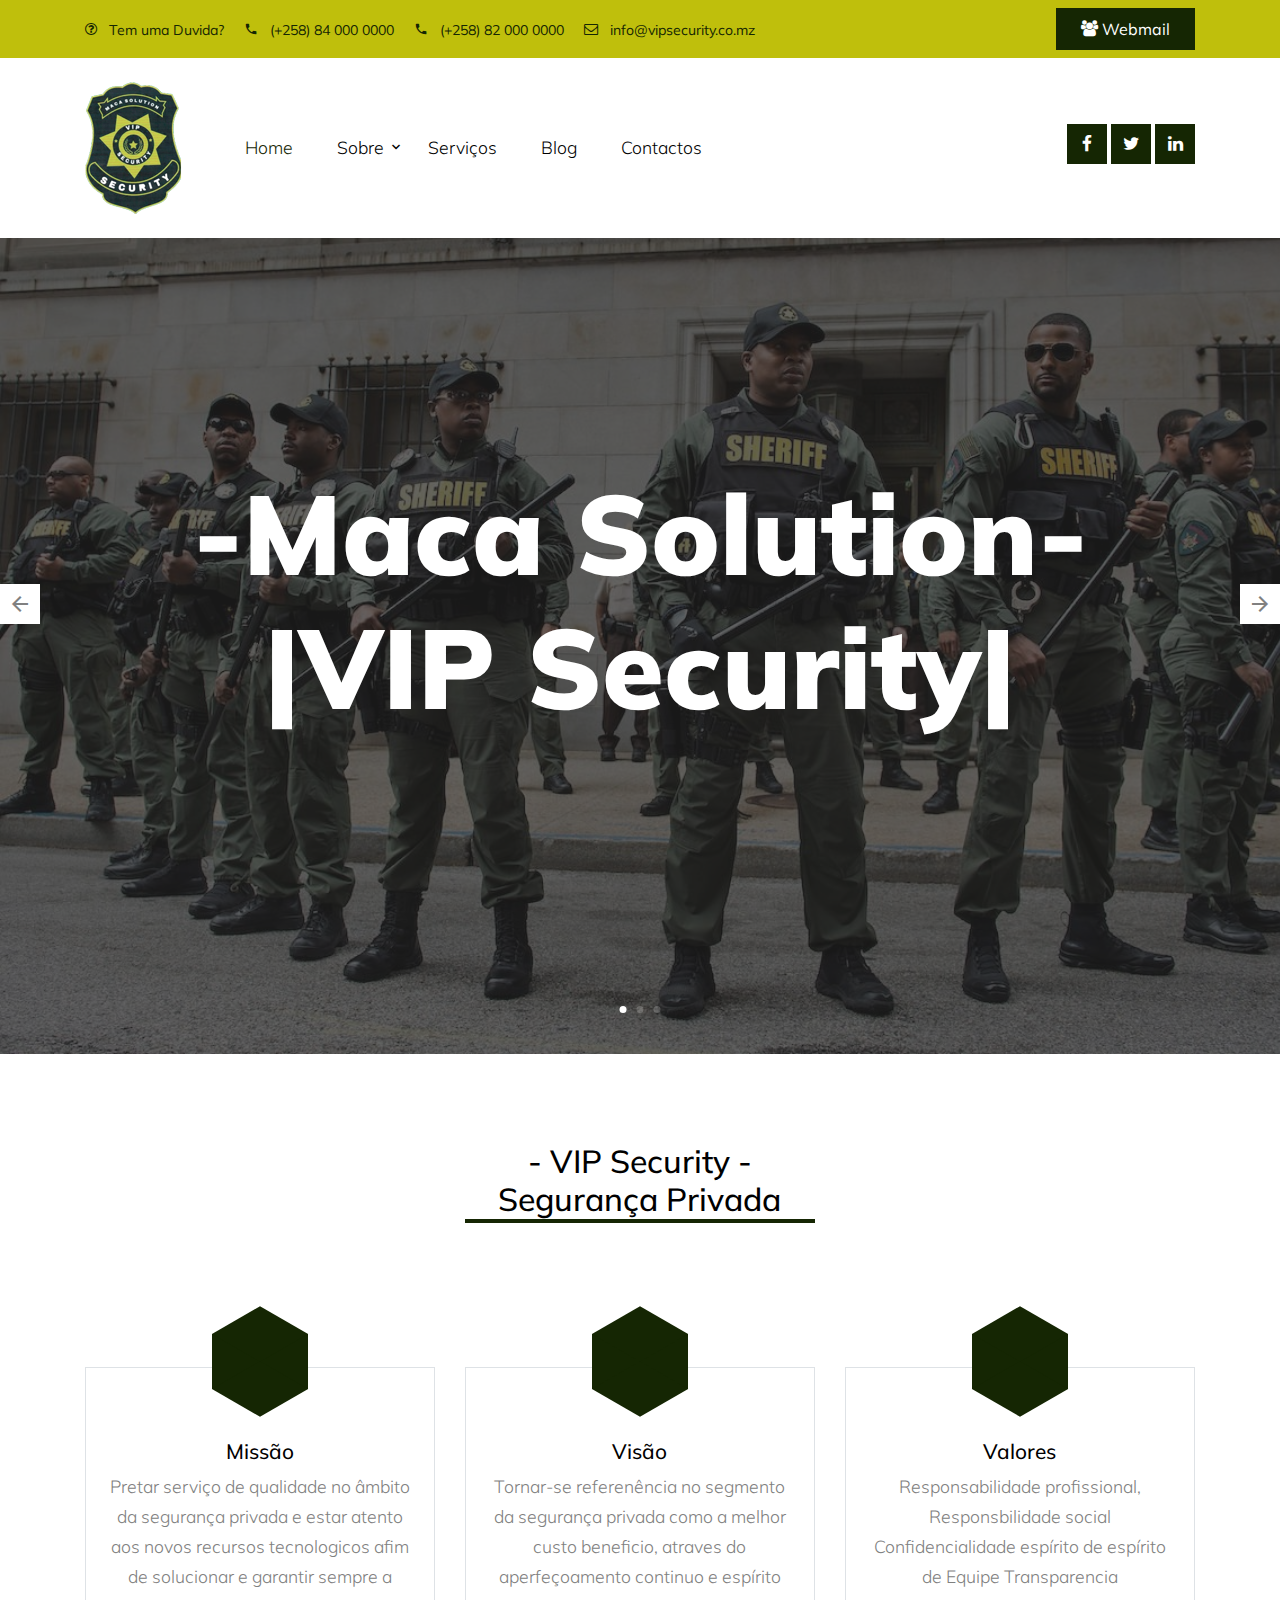
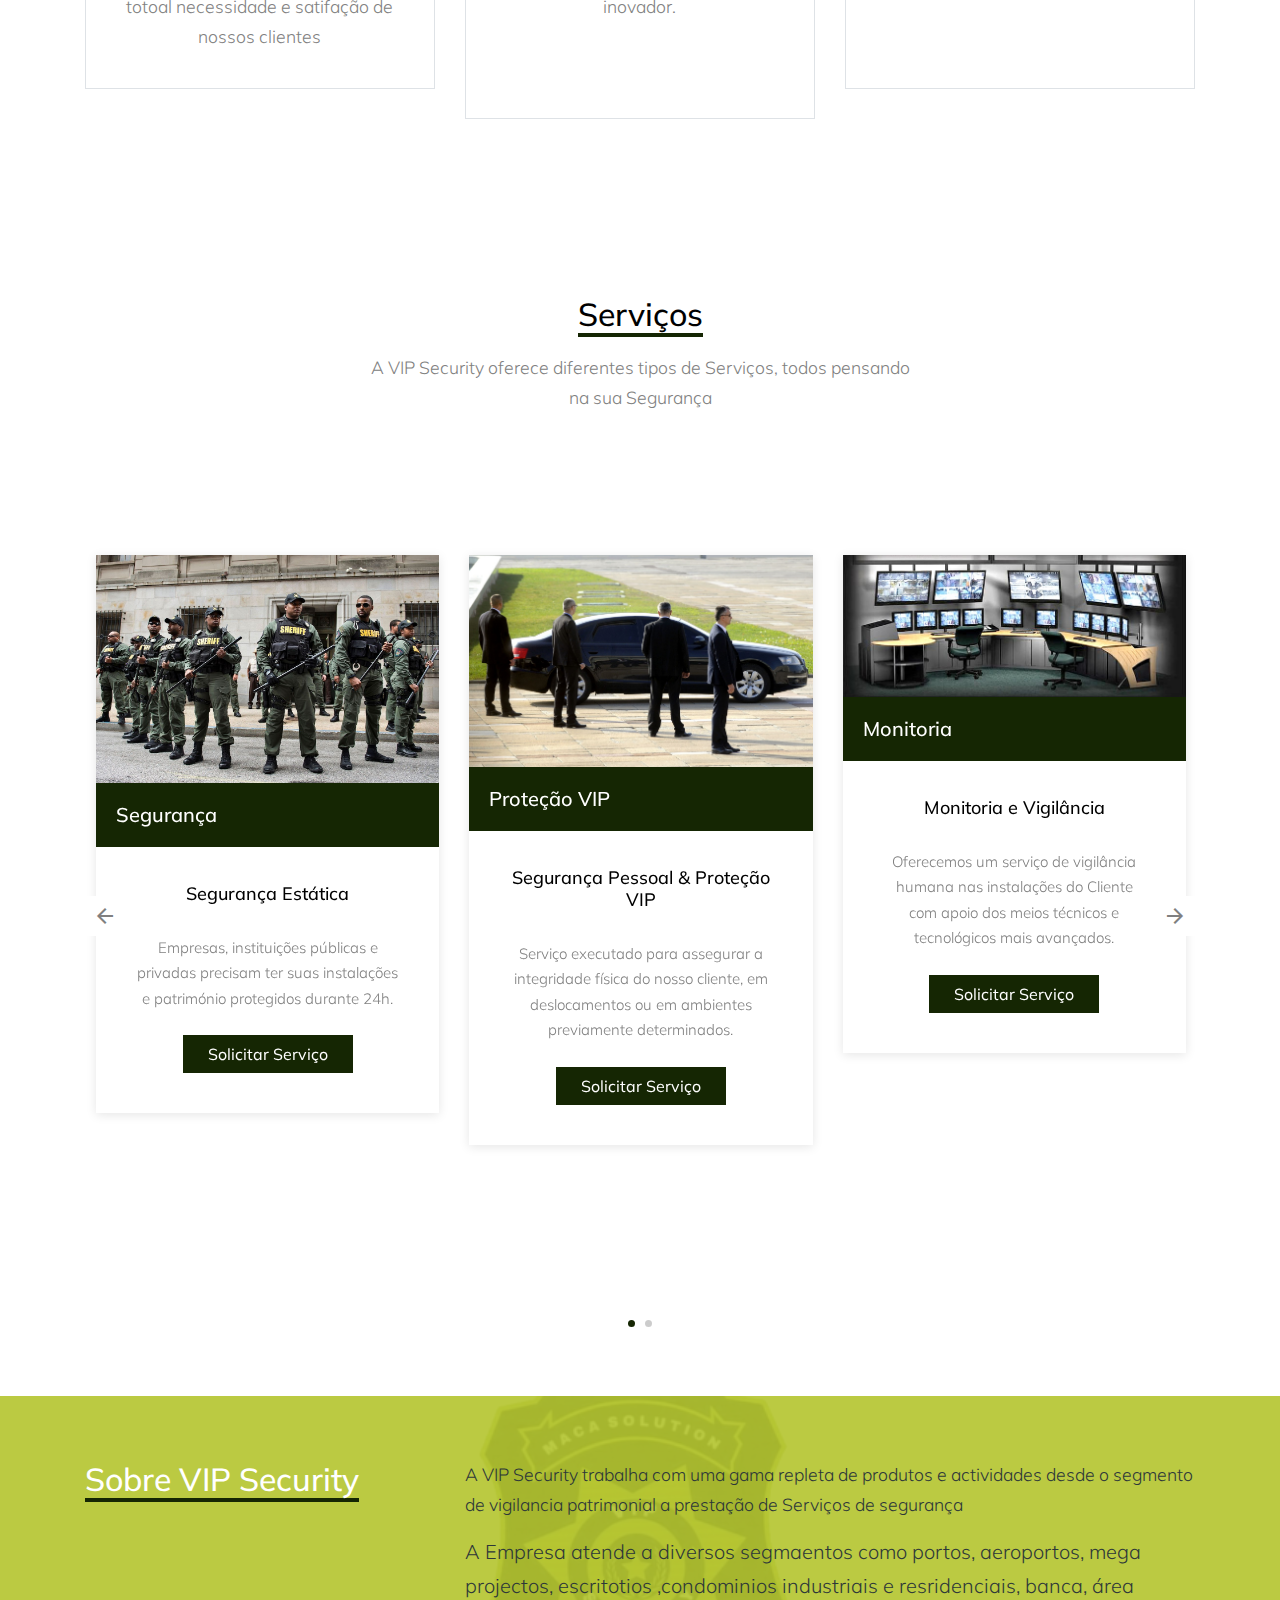
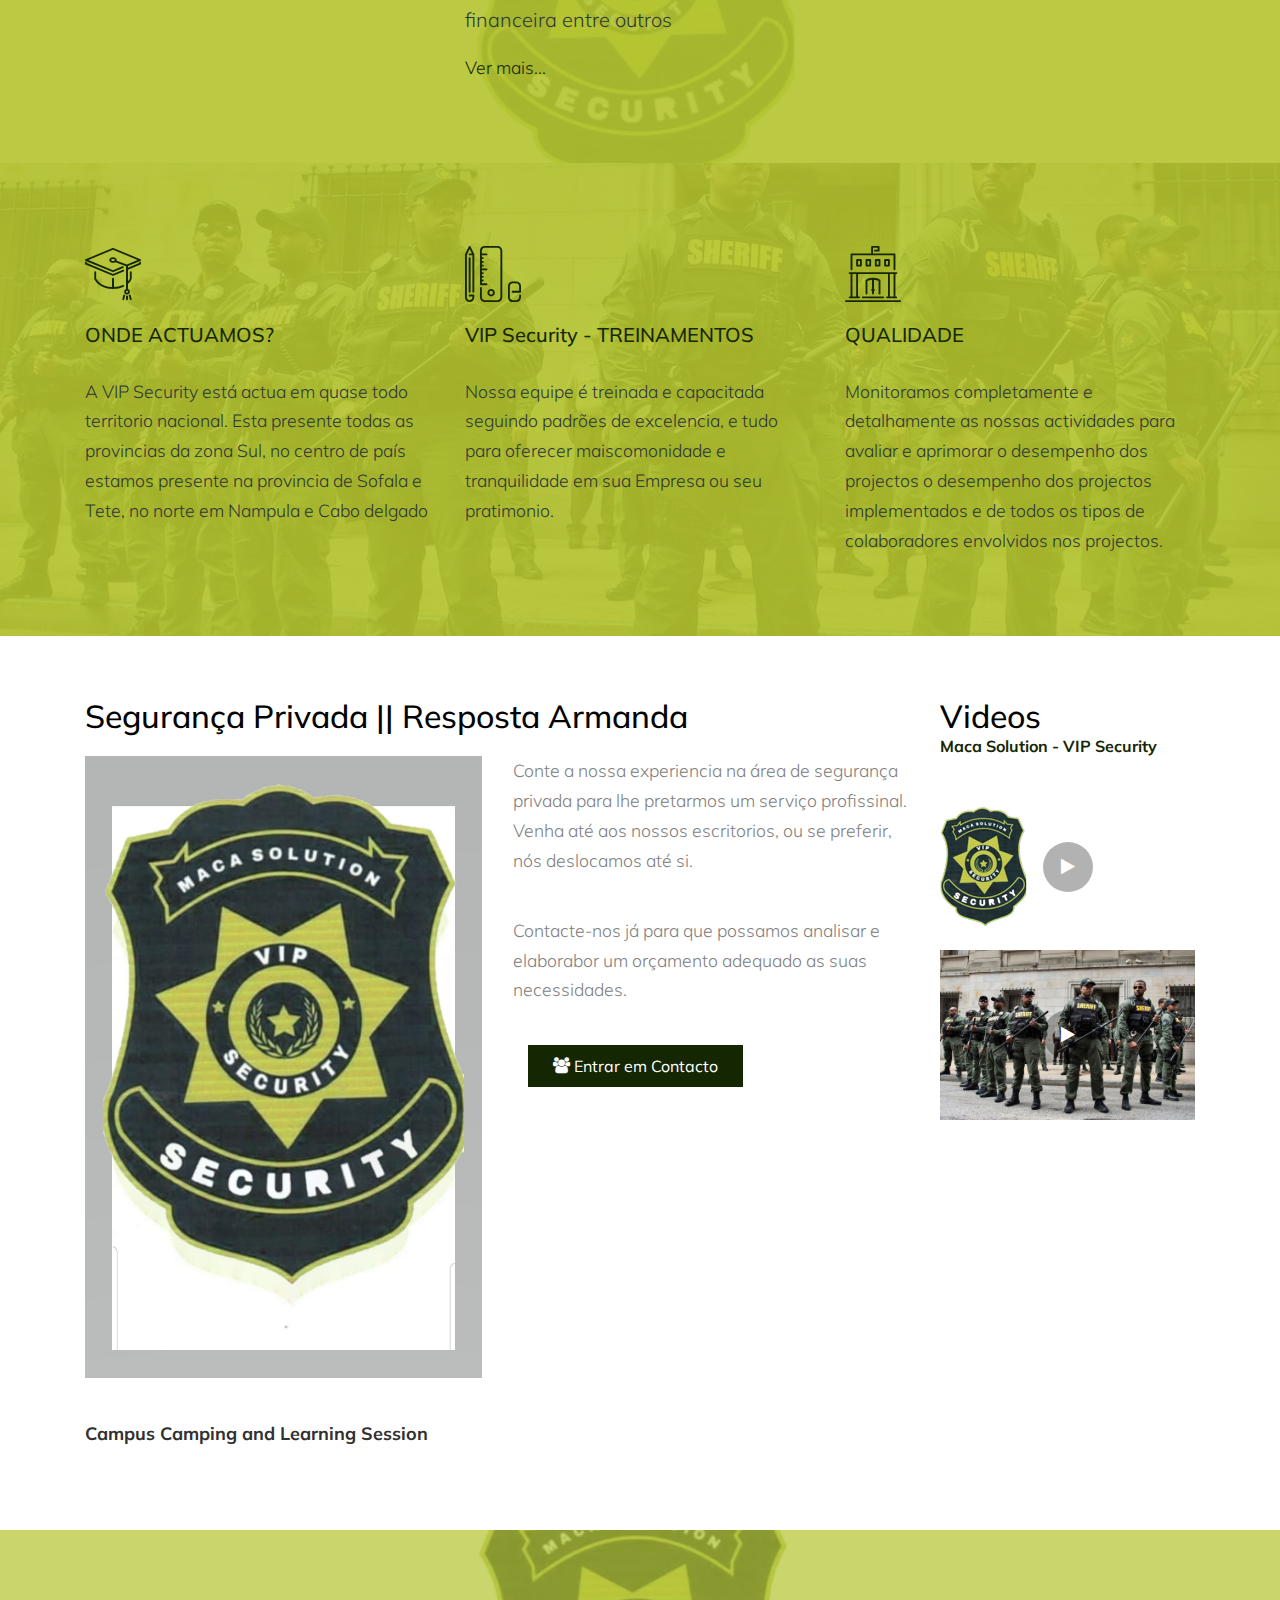
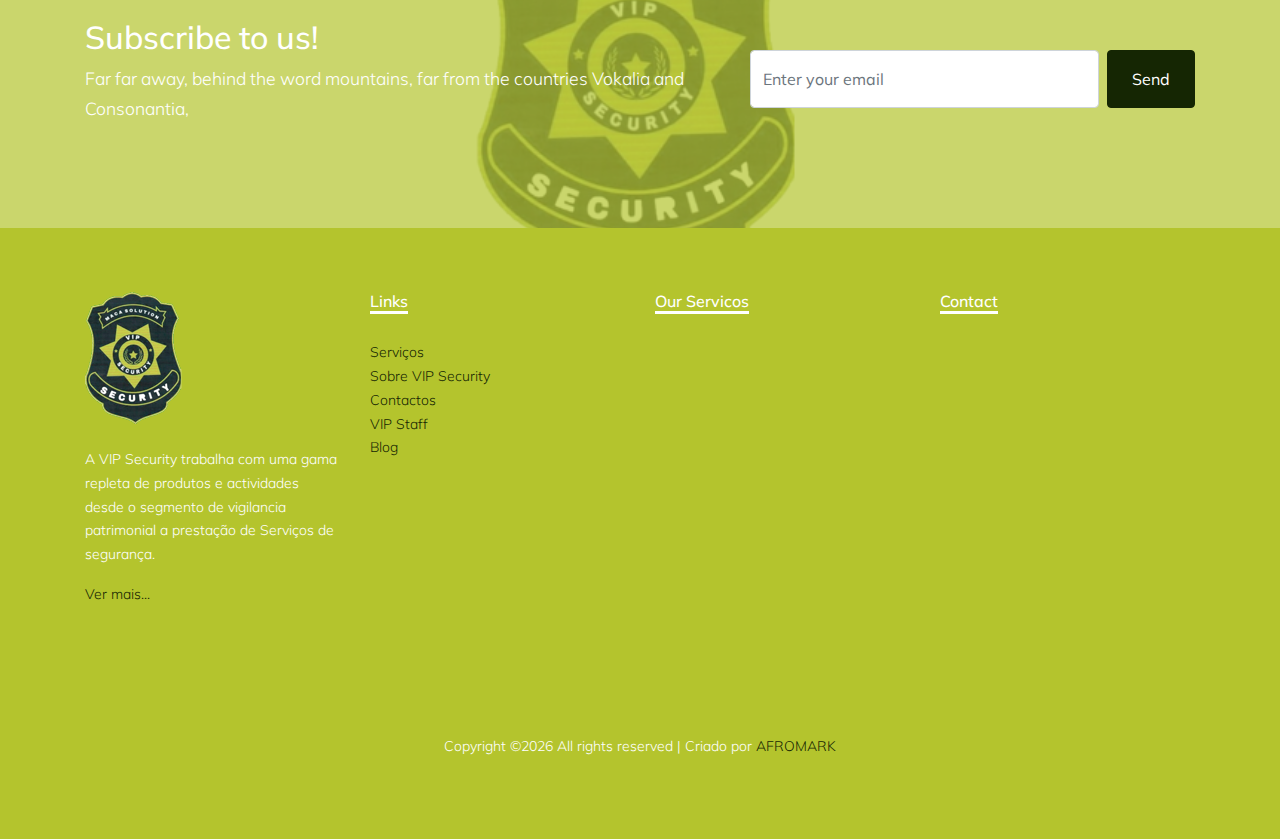
<file: index.html>
<!DOCTYPE html>
<html lang="en">

<head>
  <title>VIP Security &mdash; Segurança Privada</title>
  <meta charset="utf-8">
  <meta name="viewport" content="width=device-width, initial-scale=1, shrink-to-fit=no">


  <link href="https://fonts.googleapis.com/css?family=Muli:300,400,700,900" rel="stylesheet">
  <link rel="stylesheet" href="fonts/icomoon/style.css">

  <link rel="stylesheet" href="css/bootstrap.min.css">
  <link rel="stylesheet" href="css/jquery-ui.css">
  <link rel="stylesheet" href="css/owl.carousel.min.css">
  <link rel="stylesheet" href="css/owl.theme.default.min.css">
  <link rel="stylesheet" href="css/owl.theme.default.min.css">

  <link rel="stylesheet" href="css/jquery.fancybox.min.css">

  <link rel="stylesheet" href="css/bootstrap-datepicker.css">

  <link rel="stylesheet" href="fonts/flaticon/font/flaticon.css">

  <link rel="stylesheet" href="css/aos.css">
  <link href="css/jquery.mb.YTPlayer.min.css" media="all" rel="stylesheet" type="text/css">

  <link rel="stylesheet" href="css/style.css">



</head>

<body data-spy="scroll" data-target=".site-navbar-target" data-offset="300">

  <div class="site-wrap">

    <div class="site-mobile-menu site-navbar-target">
      <div class="site-mobile-menu-header">
        <div class="site-mobile-menu-close mt-3">
          <span class="icon-close2 js-menu-toggle"></span>
        </div>
      </div>
      <div class="site-mobile-menu-body"></div>
    </div>


    <div class="py-2 bg-light">
      <div class="container">
        <div class="row align-items-center">
          <div class="col-lg-9 d-none d-lg-block">
            <a href="contact.html" class="small mr-3"><span class="icon-question-circle-o mr-2"></span> Tem uma Duvida?</a> 
            <a href="#" class="small mr-3"><span class="icon-phone2 mr-2"></span> (+258) 84  000 0000</a>
            <a href="#" class="small mr-3"><span class="icon-phone2 mr-2"></span> (+258) 82  000 0000</a>
            <a href="#" class="small mr-3"><span class="icon-envelope-o mr-2"></span> info@vipsecurity.co.mz</a> 
          </div>
          <div class="col-lg-3 text-right">
          
            <a href="" class="small btn btn-primary px-4 py-2 rounded-0"><span class="icon-users"></span> Webmail</a>
          </div>
        </div>
      </div>
    </div>
    <header class="site-navbar py-4 js-sticky-header site-navbar-target" role="banner">

      <div class="container">
        <div class="d-flex align-items-center">
          <div class="site-logo">
            <a href="index.html" class="d-block">
              <img src="images/logo-vip-100-132.png" alt="Image" class="img-fluid">
            </a>
          </div>
          <div class="mr-auto">
            <nav class="site-navigation position-relative text-right" role="navigation">
              <ul class="site-menu main-menu js-clone-nav mr-auto d-none d-lg-block">
                <li class="active">
                  <a href="index.html" class="nav-link text-left">Home</a>
                </li>
                <li class="has-children">
                  <a href="#" class="nav-link text-left">Sobre</a>
                  <ul class="dropdown">
                   
                    <li><a href="about.html">VIP Security</a></li>
                    <li><a href="equipe.html">Staff</a></li>
                  </ul>
                </li>
                <li>
                  <a href="servicos.html" class="nav-link text-left">Serviços</a>
                </li>
                <li>
                  <a href="" class="nav-link text-left">Blog</a>
                </li>
                
                <li>
                    <a href="contact.html" class="nav-link text-left">Contactos</a>
                  </li>
              <ul>                                                                                                                                                                                                                                                                                          </ul>
            </nav>

          </div>
          <div class="ml-auto">
            <div class="social-wrap">
              <a href="#"><span class="icon-facebook"></span></a>
              <a href="#"><span class="icon-twitter"></span></a>
              <a href="#"><span class="icon-linkedin"></span></a>

              <a href="#" class="d-inline-block d-lg-none site-menu-toggle js-menu-toggle text-black"><span
                class="icon-menu h3"></span></a>
            </div>
          </div>
         
        </div>
      </div>

    </header>

    
    <div class="hero-slide owl-carousel site-blocks-cover">
      <div class="intro-section" style="background-image: url('images/GettyImages-542426432-1.jpg');">
        <div class="container">
          <div class="row align-items-center">
            <div class="col-lg-12 mx-auto text-center" data-aos="fade-up">
              <h1>-Maca Solution- |VIP Security| </h1>
            </div>
          </div> 
        </div>
      </div>

      <div class="intro-section" style="background-image: url('images/GettyImages-542426432-1.jpg');">
        <div class="container">
          <div class="row align-items-center">
            <div class="col-lg-12 mx-auto text-center" data-aos="fade-up">
              <h1>VIP Security Seguranca Privada </h1>
            </div>
          </div> 
        </div>
      </div>

      <div class="intro-section" style="background-image: url('images/police-swat-weapons-training-tactical-firearms-officers-practice-clearing-C22HGG.jpg');">
        <div class="container">
          <div class="row align-items-center">
            <div class="col-lg-12 mx-auto text-center" data-aos="fade-up">
              <h1>VIP Security Resposta Armada</h1>
            </div>
          </div>
        </div>
      </div>

    </div>
    

    <div></div>

    <div class="site-section">
      <div class="container">
        <div class="row mb-5 justify-content-center text-center">
          <div class="col-lg-4 mb-5">
            <h2 class="section-title-underline mb-5">
              <span>- VIP Security - Segurança Privada</span>
          
          </div>
        </div>
        <div class="row">
          <div class="col-lg-4 col-md-6 mb-4 mb-lg-0">

            <div class="feature-1 border">
              <div class="icon-wrapper bg-primary">
                <span class="flaticon text-white"></span>
              </div>
              <div class="feature-1-content">
                <h2>Missão</h2>
                <p>Pretar serviço de qualidade no âmbito da segurança privada e estar atento aos novos recursos tecnologicos afim de solucionar e garantir sempre a totoal necessidade e satifação de nossos clientes</p>
              
              </div>
            </div>
          </div>
          <div class="col-lg-4 col-md-6 mb-4 mb-lg-0">
            <div class="feature-1 border">
              <div class="icon-wrapper bg-primary">
                <span class="flaticon text-white"></span>
              </div>
              <div class="feature-1-content">
                <h2>Visão</h2>
                <p>Tornar-se referenência no segmento da segurança privada como a melhor custo beneficio, atraves do aperfeçoamento continuo e espírito inovador. </p><br><br>
                
              </div>
            </div> 
          </div>
          <div class="col-lg-4 col-md-6 mb-4 mb-lg-0">
            <div class="feature-1 border">
              <div class="icon-wrapper bg-primary">
                <span class="flaticon text-white"></span>
              </div>
              <div class="feature-1-content">
                <h2>Valores</h2>
                <p>Responsabilidade profissional, Responsbilidade social Confidencialidade espírito de espírito de Equipe Transparencia</p><br><br>
               
              </div>
            </div> 
          </div>
        </div>
      </div>
    </div>


    <div class="site-section">
      <div class="container">


        <div class="row mb-5 justify-content-center text-center">
          <div class="col-lg-6 mb-5">
            <h2 class="section-title-underline mb-3">
              <span>Serviços</span>
            </h2>
            <p>A VIP Security oferece diferentes tipos de Serviços, todos pensando na sua Segurança</p>
          </div>
        </div>

        <div class="row">
          <div class="col-12">
              <div class="owl-slide-3 owl-carousel">
                  <div class="course-1-item">
                    <figure class="thumnail">
                      <a href="course-single.html"><img src="images/GettyImages-542426432-1.jpg" alt="Image" class="img-fluid"></a>
                       
                      <div class="category"><h3>Segurança</h3></div>  
                    </figure>
                    <div class="course-1-content pb-4">
                      <h2>Segurança Estática</h2>
                      
                      <p class="desc mb-4">Empresas, instituições públicas e privadas precisam ter suas instalações e património protegidos durante 24h.</p>
                      <p><a href="course-single.html" class="btn btn-primary rounded-0 px-4">Solicitar Serviço</a></p>
                    </div>
                  </div>
      
                  <div class="course-1-item">
                    <figure class="thumnail">
                      <a href="course-single.html"><img src="images/vip.jpg" alt="Image" class="img-fluid"></a>
                     
                      <div class="category"><h3>Proteção VIP</h3></div>  
                    </figure>
                    <div class="course-1-content pb-4">
                      <h2>Segurança Pessoal & Proteção VIP</h2>
                      
                      <p class="desc mb-4">Serviço executado para assegurar a integridade física do nosso cliente, em deslocamentos ou em ambientes previamente determinados.</p>
                      <p><a href="course-single.html" class="btn btn-primary rounded-0 px-4">Solicitar Serviço</a></p>
                    </div>
                  </div>
      
                  <div class="course-1-item">
                    <figure class="thumnail">
                      <a href="course-single.html"><img src="images/cctv-room.jpg" alt="Image" class="img-fluid"></a>
                      
                      <div class="category"><h3>Monitoria</h3></div>  
                    </figure>
                    <div class="course-1-content pb-4">
                      <h2>Monitoria e Vigilância</h2>
                      
                      <p class="desc mb-4">Oferecemos um serviço de vigilância humana nas instalações do Cliente com apoio dos meios técnicos e tecnológicos mais avançados.</p>
                      <p><a href="courses-single.html" class="btn btn-primary rounded-0 px-4">Solicitar Serviço</a></p>
                    </div>
                  </div>

                  <div class="course-1-item">
                    <figure class="thumnail">
                        <a href="course-single.html"><img src="images/system.png" alt="Image" class="img-fluid"></a>
                     
                      <div class="category"><h3>Sistemas</h3></div>  
                    </figure>
                    <div class="course-1-content pb-4">
                      <h2>Sistemas & Segurança Electronica</h2>
                      
                      <p class="desc mb-4">Cada segundo é decisivo. É assim que a Executive Protection pensa, estudando cuidadosamente cada detalhe para garantir a segurança do seu património.</p>
                      <p><a href="course-single.html" class="btn btn-primary rounded-0 px-4">Solicitar Serviço</a></p>
                    </div>
                  </div>
      
                  <div class="course-1-item">
                    <figure class="thumnail">
                        <a href="course-single.html"><img src="images/police-swat-weapons-training-tactical-firearms-officers-practice-clearing-C22HGG.jpg" alt="Image" class="img-fluid"></a>
                      
                      <div class="category"><h3>Patrulha</h3></div>  
                    </figure>
                    <div class="course-1-content pb-4">
                      <h2>Patrulha e Segurança Armada</h2>
                      
                      <p class="desc mb-4">Os vigilantes trabalham devidamente uniformizados, identificados e armados. Eles passam por treinamento físico, comportamental e psicológico, sendo assim capacitados para agir em qualquer situação de emergência, tendo uma abordagem rápida e inteligente, administrando todos os riscos para garantir o seu bem estar.</p>
                      <p><a href="course-single.html" class="btn btn-primary rounded-0 px-4">Solicitar Serviço</a></p>
                    </div>
                  </div>
      
                  <div class="course-1-item">
                    <figure class="thumnail">
                        <a href="course-single.html"><img src="images/acesso.jpg" alt="Image" class="img-fluid"></a>
                      
                      <div class="category"><h3>Acesso</h3></div>  
                    </figure>
                    <div class="course-1-content pb-4">
                      <h2>Portaria e Controlo de Acesso</h2>
                     
                      <p class="desc mb-4">O serviço de Portaria/Controle de acesso é o principal serviço de apoio/complemento à segurança patrimonial, tendo em vista sua função intrínseca de controlar toda a movimentação de entrada e saída de pessoas, veículos leves e de carga, materiais e coisas em geral.</p>
                      <p><a href="course-single.html" class="btn btn-primary rounded-0 px-4">Solicitar Serviço</a></p>
                    </div>
                  </div>
      
              </div>
      
          </div>
        </div>

        
        
      </div>
    </div>

    


    <div class="section-bg style-1" style="background-image: url('images/maga.png');">
      <div class="container">
        <div class="row">
          <div class="col-lg-4">
            <h2 class="section-title-underline style-2">
              <span>Sobre VIP Security</span>
            </h2>
          </div>
          <div class="col-lg-8">
            <p>A VIP Security trabalha com uma gama repleta de produtos e actividades desde o segmento de vigilancia patrimonial a prestação de Serviços de segurança</p>
            <p class="lead">A Empresa atende a diversos segmaentos como portos, aeroportos, mega projectos, escritotios ,condominios industriais e resridenciais, banca, área financeira entre outros</p>
            
            <p><a href="#">Ver mais...</a></p>
          </div>
        </div>
      </div>
    </div>

    
    

    <div class="section-bg style-1" style="background-image: url('images/GettyImages-542426432-1.jpg');">
      <div class="container">
        <div class="row">
          <div class="col-lg-4 col-md-6 mb-5 mb-lg-0">
            <span class="icon flaticon-mortarboard"></span>
            <h3>ONDE ACTUAMOS?</h3>
            <p>A VIP Security está actua em quase todo territorio nacional. Esta presente todas as provincias da  zona Sul, no centro de país estamos presente na provincia de Sofala e Tete, no norte em Nampula e Cabo delgado</p>
          </div>
          <div class="col-lg-4 col-md-6 mb-5 mb-lg-0">
            <span class="icon flaticon-school-material"></span>
            <h3>VIP Security - TREINAMENTOS</h3>
            <p>Nossa equipe é treinada e capacitada seguindo padrões de excelencia, e tudo para oferecer maiscomonidade e tranquilidade em sua Empresa ou seu pratimonio.</p>
          </div>
          <div class="col-lg-4 col-md-6 mb-5 mb-lg-0">
            <span class="icon flaticon-library"></span>
            <h3>QUALIDADE</h3>
            <p>Monitoramos completamente e detalhamente as nossas actividades para avaliar e aprimorar o desempenho dos projectos o desempenho dos projectos implementados e de todos os tipos de colaboradores envolvidos nos projectos.</p>
          </div>
        </div>
      </div>
    </div>
    
    <div class="news-updates">
      <div class="container">
         
        <div class="row">
          <div class="col-lg-9">
             <div class="section-heading">
              <h2 class="text-black">Segurança Privada || Resposta Armanda</h2>
              <!-- <a href="#">Read All News</a> -->
            </div>
            <div class="row">
              <div class="col-lg-6">
                <div class="post-entry-big">
                  <a href="news-single.html" class="img-link"><img src="images/viplogo.jpg" alt="Image" class="img-fluid"></a>
                  <div class="post-content">
                    <div class="post-meta"> 
                      <!-- <a href="#">June 6, 2019</a> -->
                      <!-- <span class="mx-1">/</span>
                      <a href="#">Admission</a>, <a href="#">Updates</a> -->
                    </div>
                    <h3 class="post-heading"><a href="news-single.html">Campus Camping and Learning Session</a></h3>
                  </div>
                </div>
              </div>
              <div class="col-lg-6">
                <div class="post-entry-big horizontal d-flex mb-4">
                  <p>Conte a nossa experiencia na área de segurança privada para lhe pretarmos um serviço profissinal. Venha até aos nossos escritorios, ou se preferir, nós deslocamos até si.</p>
                </div>

                <div class="post-entry-big horizontal d-flex mb-4">
                  <P>Contacte-nos já para que possamos analisar e elaborabor um orçamento adequado as  suas necessidades.</P>
                </div>

                <div class="post-entry-big horizontal d-flex mb-4">
                  <!-- <a href="news-single.html" class="img-link mr-4"><img src="images/blog_1.jpg" alt="Image" class="img-fluid"></a>
                  <div class="post-content">
                    <div class="post-meta">
                      <a href="#">June 6, 2019</a>
                      <span class="mx-1">/</span>
                      <a href="#">Admission</a>, <a href="#">Updates</a>
                    </div>
                    <h3 class="post-heading"><a href="news-single.html">Campus Camping and Learning Session</a></h3>
                  </div> -->
                  <div class="col-lg-3">
                   
                    <a href="contact.html" class="small btn btn-primary px-4 py-2 rounded-0"><span class="icon-users"></span> Entrar em Contacto</a>
                  </div>
                </div>
              </div>
            </div>
          </div>
          <div class="col-lg-3">
            <div class="section-heading">
              <h2 class="text-black">Videos</h2>
              <a href="#"> Maca Solution - VIP Security</a>
            </div>
            <a href="" class="video-1 mb-4" data-fancybox="" data-ratio="2">
              <span class="play">
                <span class="icon-play"></span>
              </span>
              <img src="images/logo-vip-90-119.png" alt="Image" class="img-fluid">
            </a>
            <a href="" class="video-1 mb-4" data-fancybox="" data-ratio="2">
                <span class="play">
                  <span class="icon-play"></span>
                </span>
                <img src="images/GettyImages-542426432-1.jpg" alt="Image" class="img-fluid">
              </a>
          </div>
        </div>
      </div>
    </div>

    <div class="site-section ftco-subscribe-1" style="background-image: url('images/maga.png')">
      <div class="container">
        <div class="row align-items-center">
          <div class="col-lg-7">
            <h2>Subscribe to us!</h2>
            <p>Far far away, behind the word mountains, far from the countries Vokalia and Consonantia,</p>
          </div>
          <div class="col-lg-5">
            <form action="" class="d-flex">
              <input type="text" class="rounded form-control mr-2 py-3" placeholder="Enter your email">
              <button class="btn btn-primary rounded py-3 px-4" type="submit">Send</button>
            </form>
          </div>
        </div>
      </div>
    </div> 


    <div class="footer">
      <div class="container">
        <div class="row">
          <div class="col-lg-3">
            <p class="mb-4"><img src="images/logo-vip-100-132.png" alt="Image" class="img-fluid"></p>
            <p>A VIP Security trabalha com uma gama repleta de produtos e actividades desde o segmento de vigilancia patrimonial a prestação de Serviços de segurança.</p>  
            <p><a href="#">Ver mais...</a></p>
          </div>
          <div class="col-lg-3">
            <h3 class="footer-heading"><span>Links</span></h3>
            <ul class="list-unstyled">
                <li><a href="#">Serviços</a></li>
                <li><a href="#">Sobre VIP Security</a></li>
                <li><a href="#">Contactos</a></li>
                <li><a href="#">VIP Staff</a></li>
                <li><a href="#">Blog</a></li>
                
            </ul>
          </div>
           <div class="col-lg-3">
              <h3 class="footer-heading"><span>Our Servicos</span></h3>
              <!-- <ul class="list-unstyled">
                  <li><a href="#">Math</a></li>
                  <li><a href="#">Science &amp; Engineering</a></li>
                  <li><a href="#">Arts &amp; Humanities</a></li>
                  <li><a href="#">Economics &amp; Finance</a></li>
                  <li><a href="#">Business Administration</a></li>
                  <li><a href="#">Computer Science</a></li>
              </ul> --> 
          </div> 
          <div class="col-lg-3">
              <h3 class="footer-heading"><span>Contact</span></h3>
               <!-- <ul class="list-unstyled">
                  <li><a href="#">Help Center</a></li>
                  <li><a href="#">Support Community</a></li>
                  <li><a href="#">Press</a></li>
                  <li><a href="#">Share Your Story</a></li>
                  <li><a href="#">Our Supporters</a></li>
              </ul> --> 
          </div>
        </div>

        <div class="row">
          <div class="col-12">
            <div class="copyright">
                <p>
                    <!-- Link back to AFROMARK can't be removed. Template is licensed under CC BY 3.0. -->
                    Copyright &copy;<script>document.write(new Date().getFullYear());</script> All rights reserved | Criado por   <a href="https://afromarkdigital.co.mz" target="_blank" >AFROMARK</a>
                    <!-- Link back to AFROMARK can't be removed. Template is licensed under CC BY 3.0. -->
                    </p>
            </div>
          </div>
        </div>
      </div>
    </div>
    

  </div>
  <!-- .site-wrap -->


  <!-- loader -->
  <div id="loader" class="show fullscreen"><svg class="circular" width="48px" height="48px"><circle class="path-bg" cx="24" cy="24" r="22" fill="none" stroke-width="4" stroke="#eeeeee"/><circle class="path" cx="24" cy="24" r="22" fill="none" stroke-width="4" stroke-miterlimit="10" stroke="#152603"/></svg></div>

  <script src="js/jquery-3.3.1.min.js"></script>
  <script src="js/jquery-migrate-3.0.1.min.js"></script>
  <script src="js/jquery-ui.js"></script>
  <script src="js/popper.min.js"></script>
  <script src="js/bootstrap.min.js"></script>
  <script src="js/owl.carousel.min.js"></script>
  <script src="js/jquery.stellar.min.js"></script>
  <script src="js/jquery.countdown.min.js"></script>
  <script src="js/bootstrap-datepicker.min.js"></script>
  <script src="js/jquery.easing.1.3.js"></script>
  <script src="js/aos.js"></script>
  <script src="js/jquery.fancybox.min.js"></script>
  <script src="js/jquery.sticky.js"></script>
  <script src="js/jquery.mb.YTPlayer.min.js"></script>




  <script src="js/main.js"></script>

</body>

</html>
</file>
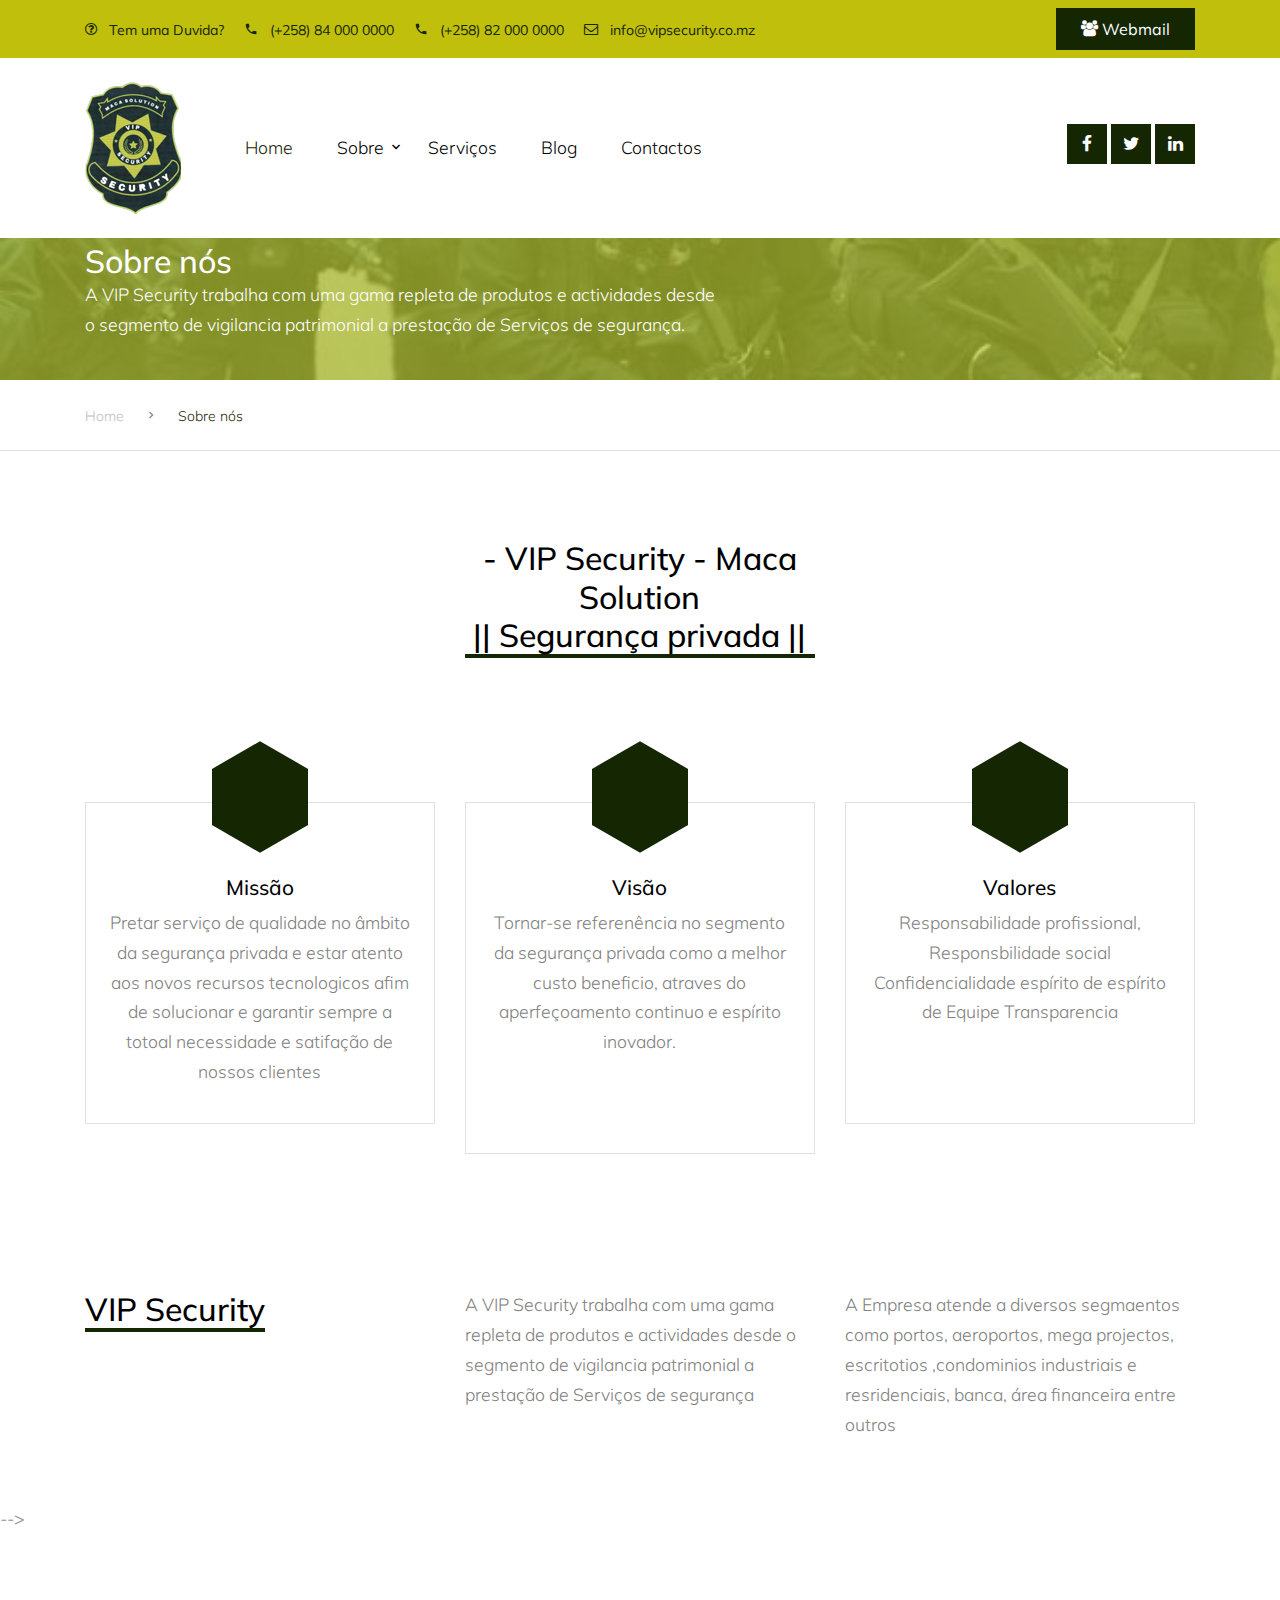
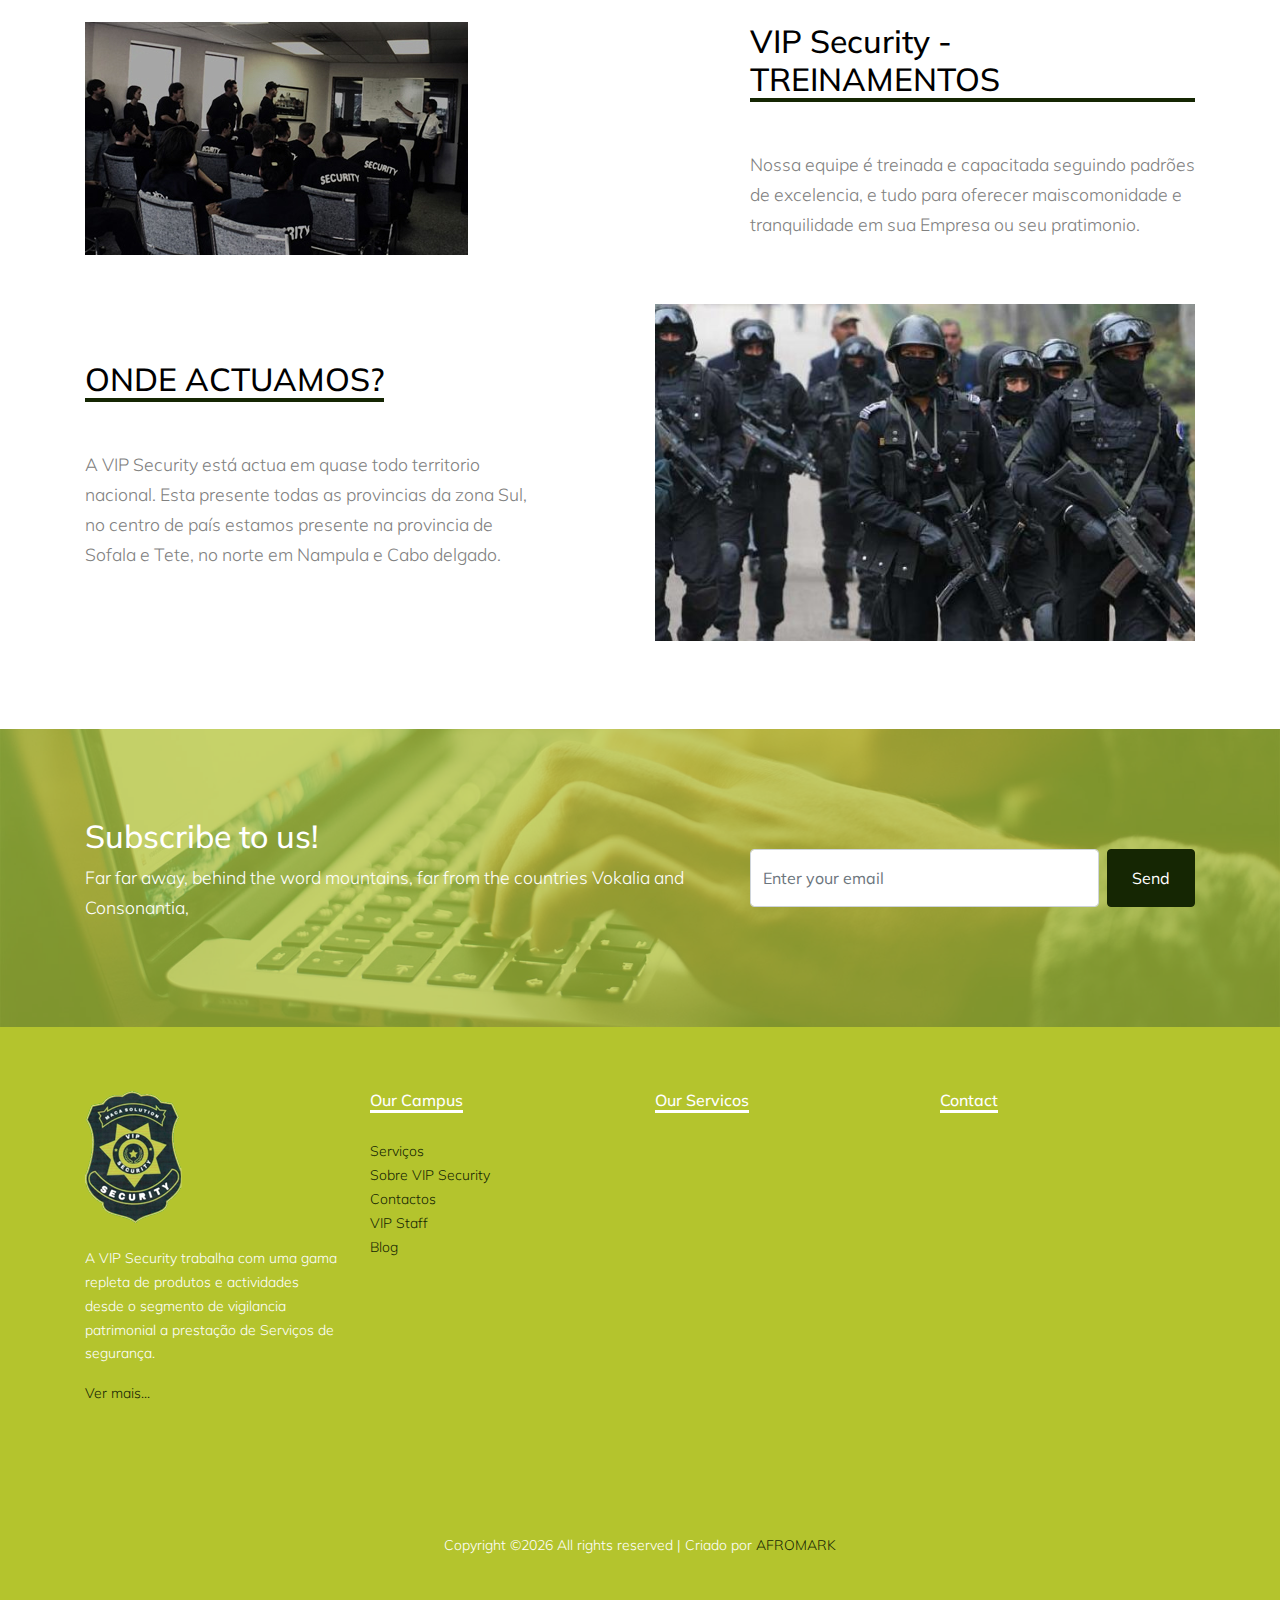
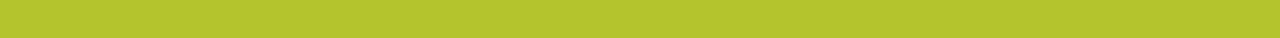
<file: about.html>
<!DOCTYPE html>
<html lang="en">

<head>
  <title>VIP Security &mdash; Segurança Privada</title>
  <meta charset="utf-8">
  <meta name="viewport" content="width=device-width, initial-scale=1, shrink-to-fit=no">


  <link href="https://fonts.googleapis.com/css?family=Muli:300,400,700,900" rel="stylesheet">
  <link rel="stylesheet" href="fonts/icomoon/style.css">

  <link rel="stylesheet" href="css/bootstrap.min.css">
  <link rel="stylesheet" href="css/jquery-ui.css">
  <link rel="stylesheet" href="css/owl.carousel.min.css">
  <link rel="stylesheet" href="css/owl.theme.default.min.css">
  <link rel="stylesheet" href="css/owl.theme.default.min.css">

  <link rel="stylesheet" href="css/jquery.fancybox.min.css">

  <link rel="stylesheet" href="css/bootstrap-datepicker.css">

  <link rel="stylesheet" href="fonts/flaticon/font/flaticon.css">

  <link rel="stylesheet" href="css/aos.css">
  <link href="css/jquery.mb.YTPlayer.min.css" media="all" rel="stylesheet" type="text/css">

  <link rel="stylesheet" href="css/style.css">



</head>

<body data-spy="scroll" data-target=".site-navbar-target" data-offset="300">

  <div class="site-wrap">

    <div class="site-mobile-menu site-navbar-target">
      <div class="site-mobile-menu-header">
        <div class="site-mobile-menu-close mt-3">
          <span class="icon-close2 js-menu-toggle"></span>
        </div>
      </div>
      <div class="site-mobile-menu-body"></div>
    </div>


    <div class="py-2 bg-light">
      <div class="container">
        <div class="row align-items-center">
          <div class="col-lg-9 d-none d-lg-block">
            <a href="contact.html" class="small mr-3"><span class="icon-question-circle-o mr-2"></span> Tem uma Duvida?</a> 
            <a href="#" class="small mr-3"><span class="icon-phone2 mr-2"></span> (+258) 84  000 0000</a>
            <a href="#" class="small mr-3"><span class="icon-phone2 mr-2"></span> (+258) 82  000 0000</a>
            <a href="#" class="small mr-3"><span class="icon-envelope-o mr-2"></span> info@vipsecurity.co.mz</a> 
          </div>
          <div class="col-lg-3 text-right">
            
            <a href="" class="small btn btn-primary px-4 py-2 rounded-0"><span class="icon-users"></span> Webmail</a>
          </div>
        </div>
      </div>
    </div>
    <header class="site-navbar py-4 js-sticky-header site-navbar-target" role="banner">

      <div class="container">
        <div class="d-flex align-items-center">
          <div class="site-logo">
            <a href="index.html" class="d-block">
              <img src="images/logo-vip-100-132.png" alt="Image" class="img-fluid">
            </a>
          </div>
          <div class="mr-auto">
            <nav class="site-navigation position-relative text-right" role="navigation">
              <ul class="site-menu main-menu js-clone-nav mr-auto d-none d-lg-block">
                <li class="active">
                  <a href="index.html" class="nav-link text-left">Home</a>
                </li>
                <li class="has-children">
                  <a href="#" class="nav-link text-left">Sobre</a>
                  <ul class="dropdown">
                   
                    <li><a href="about.html">VIP Security</a></li>
                    <li><a href="equipe.html">Staff</a></li>
                  </ul>
                </li>
                <li>
                  <a href="servicos.html" class="nav-link text-left">Serviços</a>
                </li>
                <li>
                  <a href="" class="nav-link text-left">Blog</a>
                </li>
                
                <li>
                    <a href="contact.html" class="nav-link text-left">Contactos</a>
                  </li>
              <ul>                                                                                                                                                                                                                                                                                          </ul>
            </nav>

          </div>
          <div class="ml-auto">
            <div class="social-wrap">
              <a href="#"><span class="icon-facebook"></span></a>
              <a href="#"><span class="icon-twitter"></span></a>
              <a href="#"><span class="icon-linkedin"></span></a>

              <a href="#" class="d-inline-block d-lg-none site-menu-toggle js-menu-toggle text-black"><span
                class="icon-menu h3"></span></a>
            </div>
          </div>
         
        </div>
      </div>

    </header>

    
    <div class="site-section ftco-subscribe-1 site-blocks-cover pb-4" style="background-image: url('images/patrulha.png')">
        <div class="container">
          <div class="row align-items-end">
            <div class="col-lg-7">
              <h2 class="mb-0">Sobre nós</h2>
              <p>A VIP Security trabalha com uma gama repleta de produtos e actividades desde o segmento de vigilancia patrimonial a prestação de Serviços de segurança.</p>
            </div>
          </div>
        </div>
      </div> 
    

    <div class="custom-breadcrumns border-bottom">
      <div class="container">
        <a href="#">Home</a>
        <span class="mx-3 icon-keyboard_arrow_right"></span>
        <span class="current">Sobre nós</span>
      </div>
    </div>
    <div class="site-section">
      <div class="container">
        <div class="row mb-5 justify-content-center text-center">
          <div class="col-lg-4 mb-5">
            <h2 class="section-title-underline mb-5">
              <span>- VIP Security - Maca Solution  <br>|| Segurança privada ||</span>
          
          </div>
        </div>
        <div class="row">
          <div class="col-lg-4 col-md-6 mb-4 mb-lg-0">

            <div class="feature-1 border">
              <div class="icon-wrapper bg-primary">
                <span class="flaticon text-white"></span>
              </div>
              <div class="feature-1-content">
                <h2>Missão</h2>
                <p>Pretar serviço de qualidade no âmbito da segurança privada e estar atento aos novos recursos tecnologicos afim de solucionar e garantir sempre a totoal necessidade e satifação de nossos clientes</p>
              
              </div>
            </div>
          </div>
          <div class="col-lg-4 col-md-6 mb-4 mb-lg-0">
            <div class="feature-1 border">
              <div class="icon-wrapper bg-primary">
                <span class="flaticon text-white"></span>
              </div>
              <div class="feature-1-content">
                <h2>Visão</h2>
                <p>Tornar-se referenência no segmento da segurança privada como a melhor custo beneficio, atraves do aperfeçoamento continuo e espírito inovador. </p><br><br>
                
              </div>
            </div> 
          </div>
          <div class="col-lg-4 col-md-6 mb-4 mb-lg-0">
            <div class="feature-1 border">
              <div class="icon-wrapper bg-primary">
                <span class="flaticon text-white"></span>
              </div>
              <div class="feature-1-content">
                <h2>Valores</h2>
                <p>Responsabilidade profissional, Responsbilidade social Confidencialidade espírito de espírito de Equipe Transparencia</p><br><br>
               
              </div>
            </div> 
          </div>
        </div>
      </div>
    </div>
    <div class="container pt-5 mb-5">
            <div class="row">
              <div class="col-lg-4">
                <h2 class="section-title-underline">
                  <span>VIP Security </span>
                </h2>
              </div>
              <div class="col-lg-4">
                <p>A VIP Security trabalha com uma gama repleta de produtos e actividades desde o segmento de vigilancia patrimonial a prestação de Serviços de segurança</p>
              </div>
              <div class="col-lg-4">
                <p>A Empresa atende a diversos segmaentos como portos, aeroportos, mega projectos, escritotios ,condominios industriais e resridenciais, banca, área financeira entre outros</p>
              </div>
            </div>
          </div> -->

    <div class="site-section">
        <div class="container">
            <div class="row mb-5">
                <div class="col-lg-6 mb-lg-0 mb-4">
                    <img src="images/risco.jpg" alt="Image" class="img-fluid"> 
                </div>
                <div class="col-lg-5 ml-auto align-self-center">
                    <h2 class="section-title-underline mb-5">
                        <span>VIP Security - TREINAMENTOS</span>
                    </h2>
                    <p>Nossa equipe é treinada e capacitada seguindo padrões de excelencia, e tudo para oferecer maiscomonidade e tranquilidade em sua Empresa ou seu pratimonio.</p>
                </div>
            </div>

            <div class="row">
                    <div class="col-lg-6 order-1 order-lg-2 mb-4 mb-lg-0">
                        <img src="images/patrulha.png" alt="Image" class="img-fluid"> 
                    </div>
                    <div class="col-lg-5 mr-auto align-self-center order-2 order-lg-1">
                        <h2 class="section-title-underline mb-5">
                            <span>ONDE ACTUAMOS?</span>
                        </h2>
                        <p>A VIP Security está actua em quase todo territorio nacional. Esta presente todas as provincias da zona Sul, no centro de país estamos presente na provincia de Sofala e Tete, no norte em Nampula e Cabo delgado.</p>
                    </div>
                </div>
        </div>
    </div>

    


    
    


    

    
    <div class="site-section ftco-subscribe-1" style="background-image: url('images/bg_1.jpg')">
      <div class="container">
        <div class="row align-items-center">
          <div class="col-lg-7">
            <h2>Subscribe to us!</h2>
            <p>Far far away, behind the word mountains, far from the countries Vokalia and Consonantia,</p>
          </div>
          <div class="col-lg-5">
            <form action="" class="d-flex">
              <input type="text" class="rounded form-control mr-2 py-3" placeholder="Enter your email">
              <button class="btn btn-primary rounded py-3 px-4" type="submit">Send</button>
            </form>
          </div>
        </div>
      </div>
    </div> 


    <div class="footer">
      <div class="container">
        <div class="row">
          <div class="col-lg-3">
            <p class="mb-4"><img src="images/logo-vip-100-132.png" alt="Image" class="img-fluid"></p>
            <p>A VIP Security trabalha com uma gama repleta de produtos e actividades desde o segmento de vigilancia patrimonial a prestação de Serviços de segurança.</p>  
            <p><a href="#">Ver mais...</a></p>
          </div>
          <div class="col-lg-3">
            <h3 class="footer-heading"><span>Our Campus</span></h3>
            <ul class="list-unstyled">
              <li><a href="#">Serviços</a></li>
              <li><a href="#">Sobre VIP Security</a></li>
              <li><a href="#">Contactos</a></li>
              <li><a href="#">VIP Staff</a></li>
              <li><a href="#">Blog</a></li>
            </ul>
          </div>
          <div class="col-lg-3">
              <h3 class="footer-heading"><span>Our Servicos</span></h3>
              <!-- <ul class="list-unstyled">
                  <li><a href="#">Math</a></li>
                  <li><a href="#">Science &amp; Engineering</a></li>
                  <li><a href="#">Arts &amp; Humanities</a></li>
                  <li><a href="#">Economics &amp; Finance</a></li>
                  <li><a href="#">Business Administration</a></li>
                  <li><a href="#">Computer Science</a></li>
              </ul> -->
          </div>
          <div class="col-lg-3">
              <h3 class="footer-heading"><span>Contact</span></h3>
              <!-- <ul class="list-unstyled">
                  <li><a href="#">Help Center</a></li>
                  <li><a href="#">Support Community</a></li>
                  <li><a href="#">Press</a></li>
                  <li><a href="#">Share Your Story</a></li>
                  <li><a href="#">Our Supporters</a></li>
              </ul> -->
          </div>
        </div>

        <div class="row">
          <div class="col-12">
            <div class="copyright">
                <p>
                    <!-- Link back to AFROMARK can't be removed. Template is licensed under CC BY 3.0. -->
                    Copyright &copy;<script>document.write(new Date().getFullYear());</script> All rights reserved | Criado por  <a href="https://afromarkdigital.co.mz" target="_blank" >AFROMARK</a>
                    <!-- Link back to AFROMARK can't be removed. Template is licensed under CC BY 3.0. -->
                    </p>
            </div>
          </div>
        </div>
      </div>
    </div>
    

  </div>
  <!-- .site-wrap -->

  <!-- loader -->
  <div id="loader" class="show fullscreen"><svg class="circular" width="48px" height="48px"><circle class="path-bg" cx="24" cy="24" r="22" fill="none" stroke-width="4" stroke="#eeeeee"/><circle class="path" cx="24" cy="24" r="22" fill="none" stroke-width="4" stroke-miterlimit="10" stroke="#152603"/></svg></div>

  <script src="js/jquery-3.3.1.min.js"></script>
  <script src="js/jquery-migrate-3.0.1.min.js"></script>
  <script src="js/jquery-ui.js"></script>
  <script src="js/popper.min.js"></script>
  <script src="js/bootstrap.min.js"></script>
  <script src="js/owl.carousel.min.js"></script>
  <script src="js/jquery.stellar.min.js"></script>
  <script src="js/jquery.countdown.min.js"></script>
  <script src="js/bootstrap-datepicker.min.js"></script>
  <script src="js/jquery.easing.1.3.js"></script>
  <script src="js/aos.js"></script>
  <script src="js/jquery.fancybox.min.js"></script>
  <script src="js/jquery.sticky.js"></script>
  <script src="js/jquery.mb.YTPlayer.min.js"></script>




  <script src="js/main.js"></script>

</body>

</html>
</file>
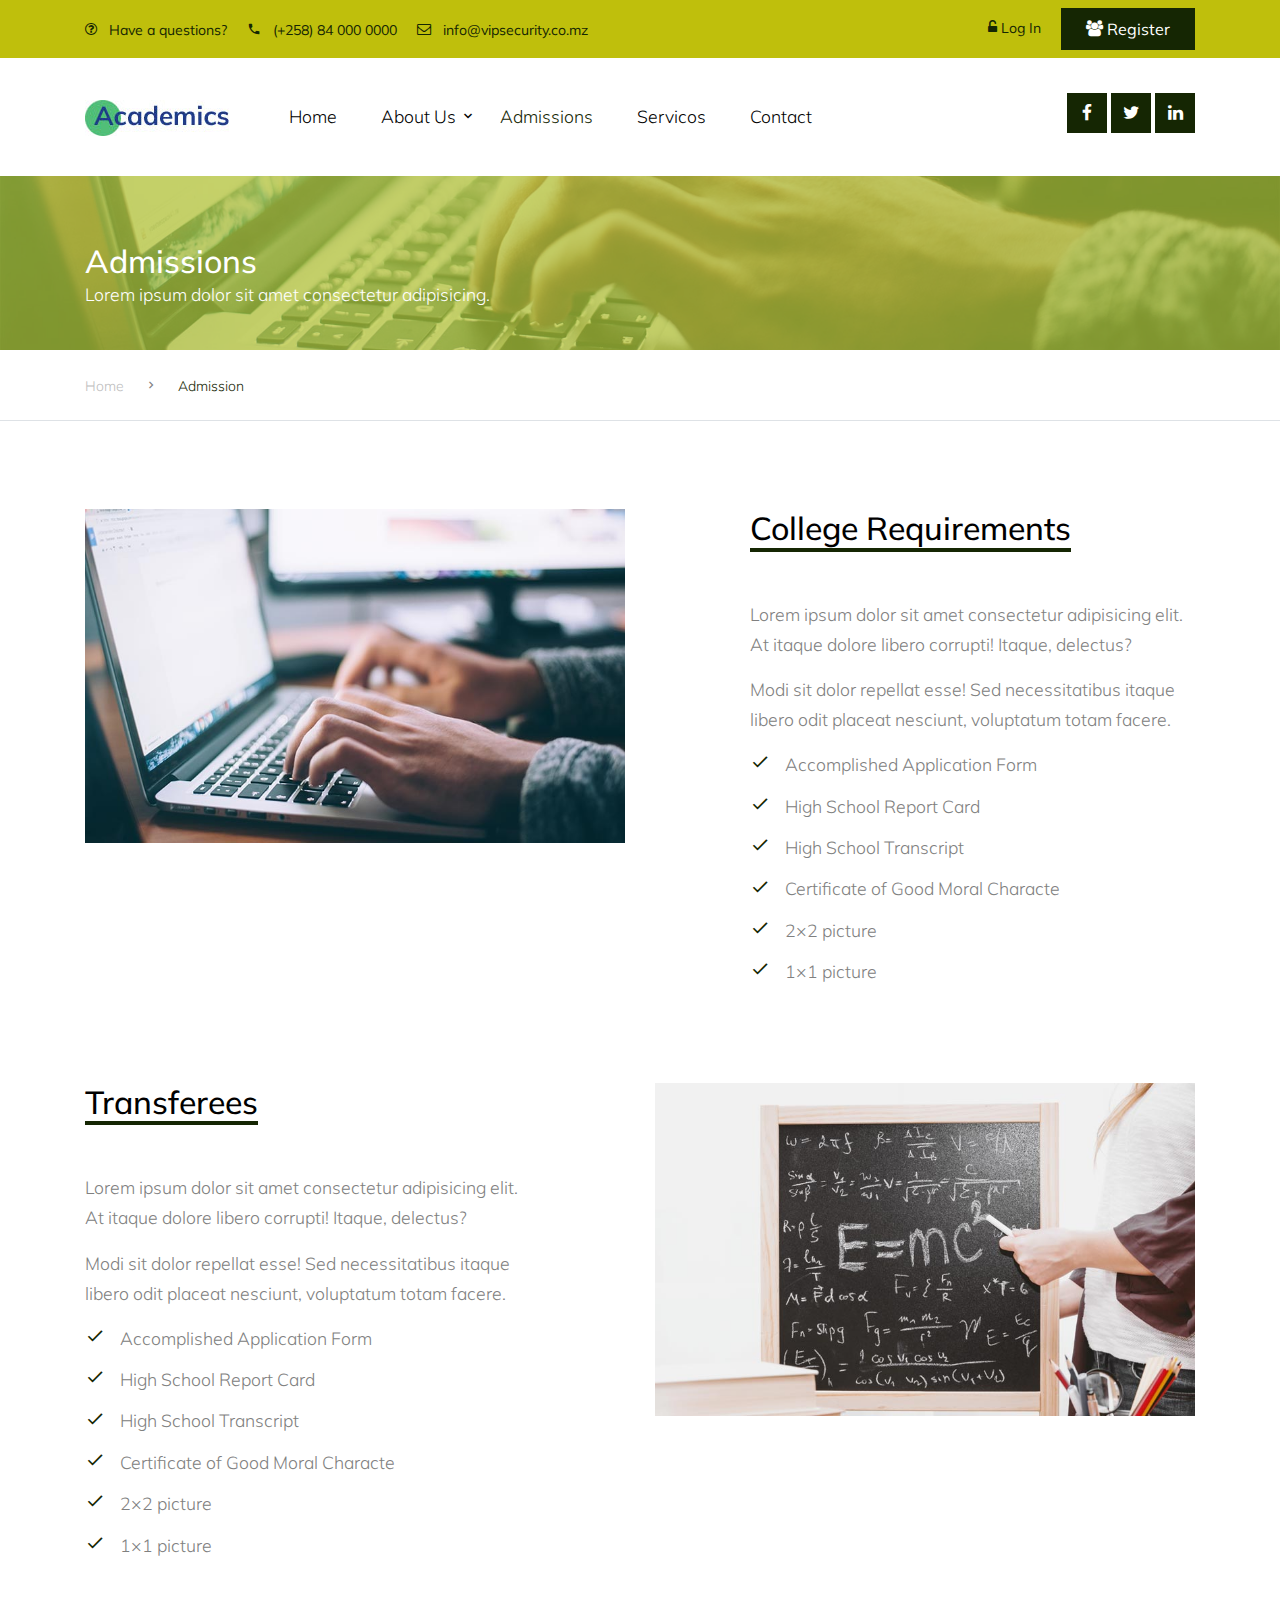
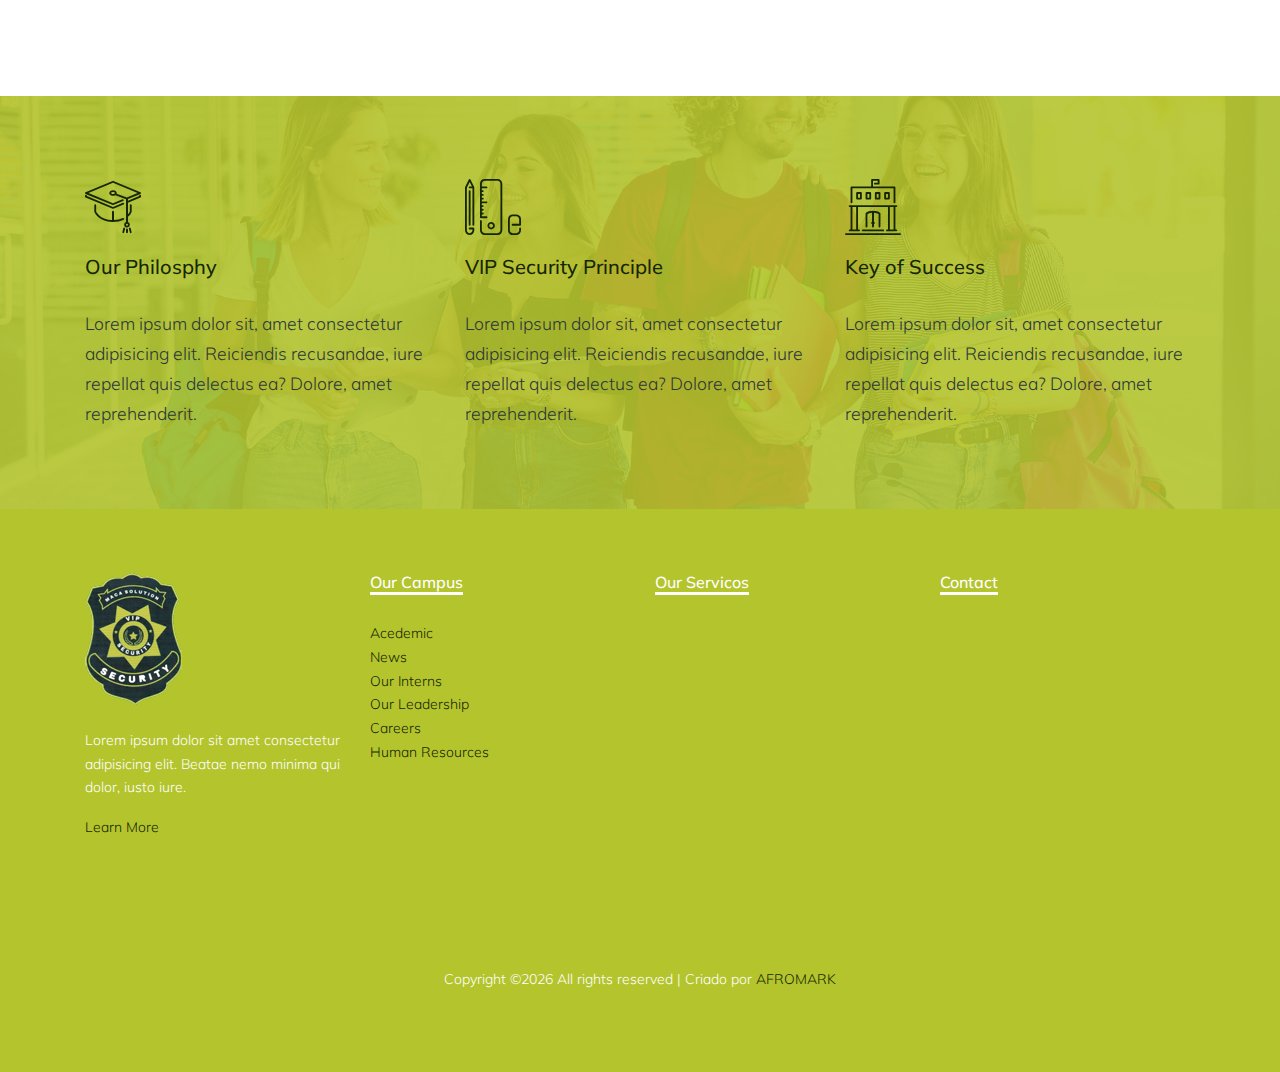
<file: admissions.html>
<!DOCTYPE html>
<html lang="en">

<head>
  <title>VIP Security &mdash; Segurança Privada</title>
  <meta charset="utf-8">
  <meta name="viewport" content="width=device-width, initial-scale=1, shrink-to-fit=no">


  <link href="https://fonts.googleapis.com/css?family=Muli:300,400,700,900" rel="stylesheet">
  <link rel="stylesheet" href="fonts/icomoon/style.css">

  <link rel="stylesheet" href="css/bootstrap.min.css">
  <link rel="stylesheet" href="css/jquery-ui.css">
  <link rel="stylesheet" href="css/owl.carousel.min.css">
  <link rel="stylesheet" href="css/owl.theme.default.min.css">
  <link rel="stylesheet" href="css/owl.theme.default.min.css">

  <link rel="stylesheet" href="css/jquery.fancybox.min.css">

  <link rel="stylesheet" href="css/bootstrap-datepicker.css">

  <link rel="stylesheet" href="fonts/flaticon/font/flaticon.css">

  <link rel="stylesheet" href="css/aos.css">
  <link href="css/jquery.mb.YTPlayer.min.css" media="all" rel="stylesheet" type="text/css">

  <link rel="stylesheet" href="css/style.css">



</head>

<body data-spy="scroll" data-target=".site-navbar-target" data-offset="300">

  <div class="site-wrap">

    <div class="site-mobile-menu site-navbar-target">
      <div class="site-mobile-menu-header">
        <div class="site-mobile-menu-close mt-3">
          <span class="icon-close2 js-menu-toggle"></span>
        </div>
      </div>
      <div class="site-mobile-menu-body"></div>
    </div>


    <div class="py-2 bg-light">
      <div class="container">
        <div class="row align-items-center">
          <div class="col-lg-9 d-none d-lg-block">
            <a href="#" class="small mr-3"><span class="icon-question-circle-o mr-2"></span> Have a questions?</a> 
            <a href="#" class="small mr-3"><span class="icon-phone2 mr-2"></span> (+258) 84  000 0000</a> 
            <a href="#" class="small mr-3"><span class="icon-envelope-o mr-2"></span> info@vipsecurity.co.mz</a> 
          </div>
          <div class="col-lg-3 text-right">
            <a href="login.html" class="small mr-3"><span class="icon-unlock-alt"></span> Log In</a>
            <a href="register.html" class="small btn btn-primary px-4 py-2 rounded-0"><span class="icon-users"></span> Register</a>
          </div>
        </div>
      </div>
    </div>
    <header class="site-navbar py-4 js-sticky-header site-navbar-target" role="banner">

      <div class="container">
        <div class="d-flex align-items-center">
          <div class="site-logo">
            <a href="index.html" class="d-block">
              <img src="images/logo.jpg" alt="Image" class="img-fluid">
            </a>
          </div>
          <div class="mr-auto">
            <nav class="site-navigation position-relative text-right" role="navigation">
              <ul class="site-menu main-menu js-clone-nav mr-auto d-none d-lg-block">
                <li>
                  <a href="index.html" class="nav-link text-left">Home</a>
                </li>
                <li class="has-children">
                  <a href="about.html" class="nav-link text-left">About Us</a>
                  <ul class="dropdown">
                    <li><a href="teachers.html">Our Teachers</a></li>
                    <li><a href="about.html">Our School</a></li>
                  </ul>
                </li>
                <li class="active">
                  <a href="admissions.html" class="nav-link text-left">Admissions</a>
                </li>
                <li>
                  <a href="servicos.html" class="nav-link text-left">Servicos</a>
                </li>
                <li>
                    <a href="contact.html" class="nav-link text-left">Contact</a>
                  </li>
              </ul>                                                                                                                                                                                                                                                                                          </ul>
            </nav>

          </div>
          <div class="ml-auto">
            <div class="social-wrap">
              <a href="#"><span class="icon-facebook"></span></a>
              <a href="#"><span class="icon-twitter"></span></a>
              <a href="#"><span class="icon-linkedin"></span></a>

              <a href="#" class="d-inline-block d-lg-none site-menu-toggle js-menu-toggle text-black"><span
                class="icon-menu h3"></span></a>
            </div>
          </div>
         
        </div>
      </div>

    </header>

    
    <div class="site-section ftco-subscribe-1 site-blocks-cover pb-4" style="background-image: url('images/bg_1.jpg')">
        <div class="container">
          <div class="row align-items-end">
            <div class="col-lg-7">
              <h2 class="mb-0">Admissions</h2>
              <p>Lorem ipsum dolor sit amet consectetur adipisicing.</p>
            </div>
          </div>
        </div>
      </div> 
    

    <div class="custom-breadcrumns border-bottom">
      <div class="container">
        <a href="index.html">Home</a>
        <span class="mx-3 icon-keyboard_arrow_right"></span>
        <span class="current">Admission</span>
      </div>
    </div>

    <div class="site-section">
        <div class="container">
            <div class="row mb-5">
                <div class="col-lg-6 mb-lg-0 mb-4">
                    <img src="images/course_6.jpg" alt="Image" class="img-fluid"> 
                </div>
                <div class="col-lg-5 ml-auto align-self-center">
                    <h2 class="section-title-underline mb-5">
                        <span>College Requirements</span>
                    </h2>
                    <p>Lorem ipsum dolor sit amet consectetur adipisicing elit. At itaque dolore libero corrupti! Itaque, delectus?</p>
                    <p>Modi sit dolor repellat esse! Sed necessitatibus itaque libero odit placeat nesciunt, voluptatum totam facere.</p>

                    <ol class="ul-check primary list-unstyled">
                        <li>Accomplished Application Form</li>
                        <li>High School Report Card </li>
                        <li>High School Transcript</li>
                        <li>Certificate of Good Moral Characte</li>
                        <li>2×2 picture</li>
                        <li>1×1 picture</li>
                    </ol>

                </div>
            </div>

            <div class="row">
                    <div class="col-lg-6 order-1 order-lg-2 mb-4 mb-lg-0">
                        <img src="images/course_3.jpg" alt="Image" class="img-fluid"> 
                    </div>
                    <div class="col-lg-5 mr-auto align-self-center order-2 order-lg-1">
                        <h2 class="section-title-underline mb-5">
                            <span>Transferees</span>
                        </h2>
                        <p>Lorem ipsum dolor sit amet consectetur adipisicing elit. At itaque dolore libero corrupti! Itaque, delectus?</p>
                        <p>Modi sit dolor repellat esse! Sed necessitatibus itaque libero odit placeat nesciunt, voluptatum totam facere.</p>
                        <ol class="ul-check primary list-unstyled">
                                <li>Accomplished Application Form</li>
                                <li>High School Report Card </li>
                                <li>High School Transcript</li>
                                <li>Certificate of Good Moral Characte</li>
                                <li>2×2 picture</li>
                                <li>1×1 picture</li>
                            </ol>
                    </div>
                </div>
        </div>
    </div>

    <div class="section-bg style-1" style="background-image: url('images/hero_1.jpg');">
        <div class="container">
          <div class="row">
            <div class="col-lg-4 col-md-6 mb-5 mb-lg-0">
              <span class="icon flaticon-mortarboard"></span>
              <h3>Our Philosphy</h3>
              <p>Lorem ipsum dolor sit, amet consectetur adipisicing elit. Reiciendis recusandae, iure repellat quis delectus ea? Dolore, amet reprehenderit.</p>
            </div>
            <div class="col-lg-4 col-md-6 mb-5 mb-lg-0">
              <span class="icon flaticon-school-material"></span>
              <h3>VIP Security Principle</h3>
              <p>Lorem ipsum dolor sit, amet consectetur adipisicing elit. Reiciendis recusandae, iure repellat quis delectus ea?
                Dolore, amet reprehenderit.</p>
            </div>
            <div class="col-lg-4 col-md-6 mb-5 mb-lg-0">
              <span class="icon flaticon-library"></span>
              <h3>Key of Success</h3>
              <p>Lorem ipsum dolor sit, amet consectetur adipisicing elit. Reiciendis recusandae, iure repellat quis delectus ea?
                Dolore, amet reprehenderit.</p>
            </div>
          </div>
        </div>
      </div>
      

    <div class="footer">
      <div class="container">
        <div class="row">
          <div class="col-lg-3">
            <p class="mb-4"><img src="images/logo-vip-100-132.png" alt="Image" class="img-fluid"></p>
            <p>Lorem ipsum dolor sit amet consectetur adipisicing elit. Beatae nemo minima qui dolor, iusto iure.</p>  
            <p><a href="#">Learn More</a></p>
          </div>
          <div class="col-lg-3">
            <h3 class="footer-heading"><span>Our Campus</span></h3>
            <ul class="list-unstyled">
                <li><a href="#">Acedemic</a></li>
                <li><a href="#">News</a></li>
                <li><a href="#">Our Interns</a></li>
                <li><a href="#">Our Leadership</a></li>
                <li><a href="#">Careers</a></li>
                <li><a href="#">Human Resources</a></li>
            </ul>
          </div>
          <div class="col-lg-3">
              <h3 class="footer-heading"><span>Our Servicos</span></h3>
              <!-- <ul class="list-unstyled">
                  <li><a href="#">Math</a></li>
                  <li><a href="#">Science &amp; Engineering</a></li>
                  <li><a href="#">Arts &amp; Humanities</a></li>
                  <li><a href="#">Economics &amp; Finance</a></li>
                  <li><a href="#">Business Administration</a></li>
                  <li><a href="#">Computer Science</a></li>
              </ul> -->
          </div>
          <div class="col-lg-3">
              <h3 class="footer-heading"><span>Contact</span></h3>
              <!-- <ul class="list-unstyled">
                  <li><a href="#">Help Center</a></li>
                  <li><a href="#">Support Community</a></li>
                  <li><a href="#">Press</a></li>
                  <li><a href="#">Share Your Story</a></li>
                  <li><a href="#">Our Supporters</a></li>
              </ul> -->
          </div>
        </div>

        <div class="row">
          <div class="col-12">
            <div class="copyright">
                <p>
                    <!-- Link back to AFROMARK can't be removed. Template is licensed under CC BY 3.0. -->
                    Copyright &copy;<script>document.write(new Date().getFullYear());</script> All rights reserved | Criado por  <a href="https://afromarkdigital.co.mz" target="_blank" >AFROMARK</a>
                    <!-- Link back to AFROMARK can't be removed. Template is licensed under CC BY 3.0. -->
                    </p>
            </div>
          </div>
        </div>
      </div>
    </div>
    

  </div>
  <!-- .site-wrap -->

  <!-- loader -->
  <div id="loader" class="show fullscreen"><svg class="circular" width="48px" height="48px"><circle class="path-bg" cx="24" cy="24" r="22" fill="none" stroke-width="4" stroke="#eeeeee"/><circle class="path" cx="24" cy="24" r="22" fill="none" stroke-width="4" stroke-miterlimit="10" stroke="#152603"/></svg></div>

  <script src="js/jquery-3.3.1.min.js"></script>
  <script src="js/jquery-migrate-3.0.1.min.js"></script>
  <script src="js/jquery-ui.js"></script>
  <script src="js/popper.min.js"></script>
  <script src="js/bootstrap.min.js"></script>
  <script src="js/owl.carousel.min.js"></script>
  <script src="js/jquery.stellar.min.js"></script>
  <script src="js/jquery.countdown.min.js"></script>
  <script src="js/bootstrap-datepicker.min.js"></script>
  <script src="js/jquery.easing.1.3.js"></script>
  <script src="js/aos.js"></script>
  <script src="js/jquery.fancybox.min.js"></script>
  <script src="js/jquery.sticky.js"></script>
  <script src="js/jquery.mb.YTPlayer.min.js"></script>




  <script src="js/main.js"></script>

</body>

</html>
</file>
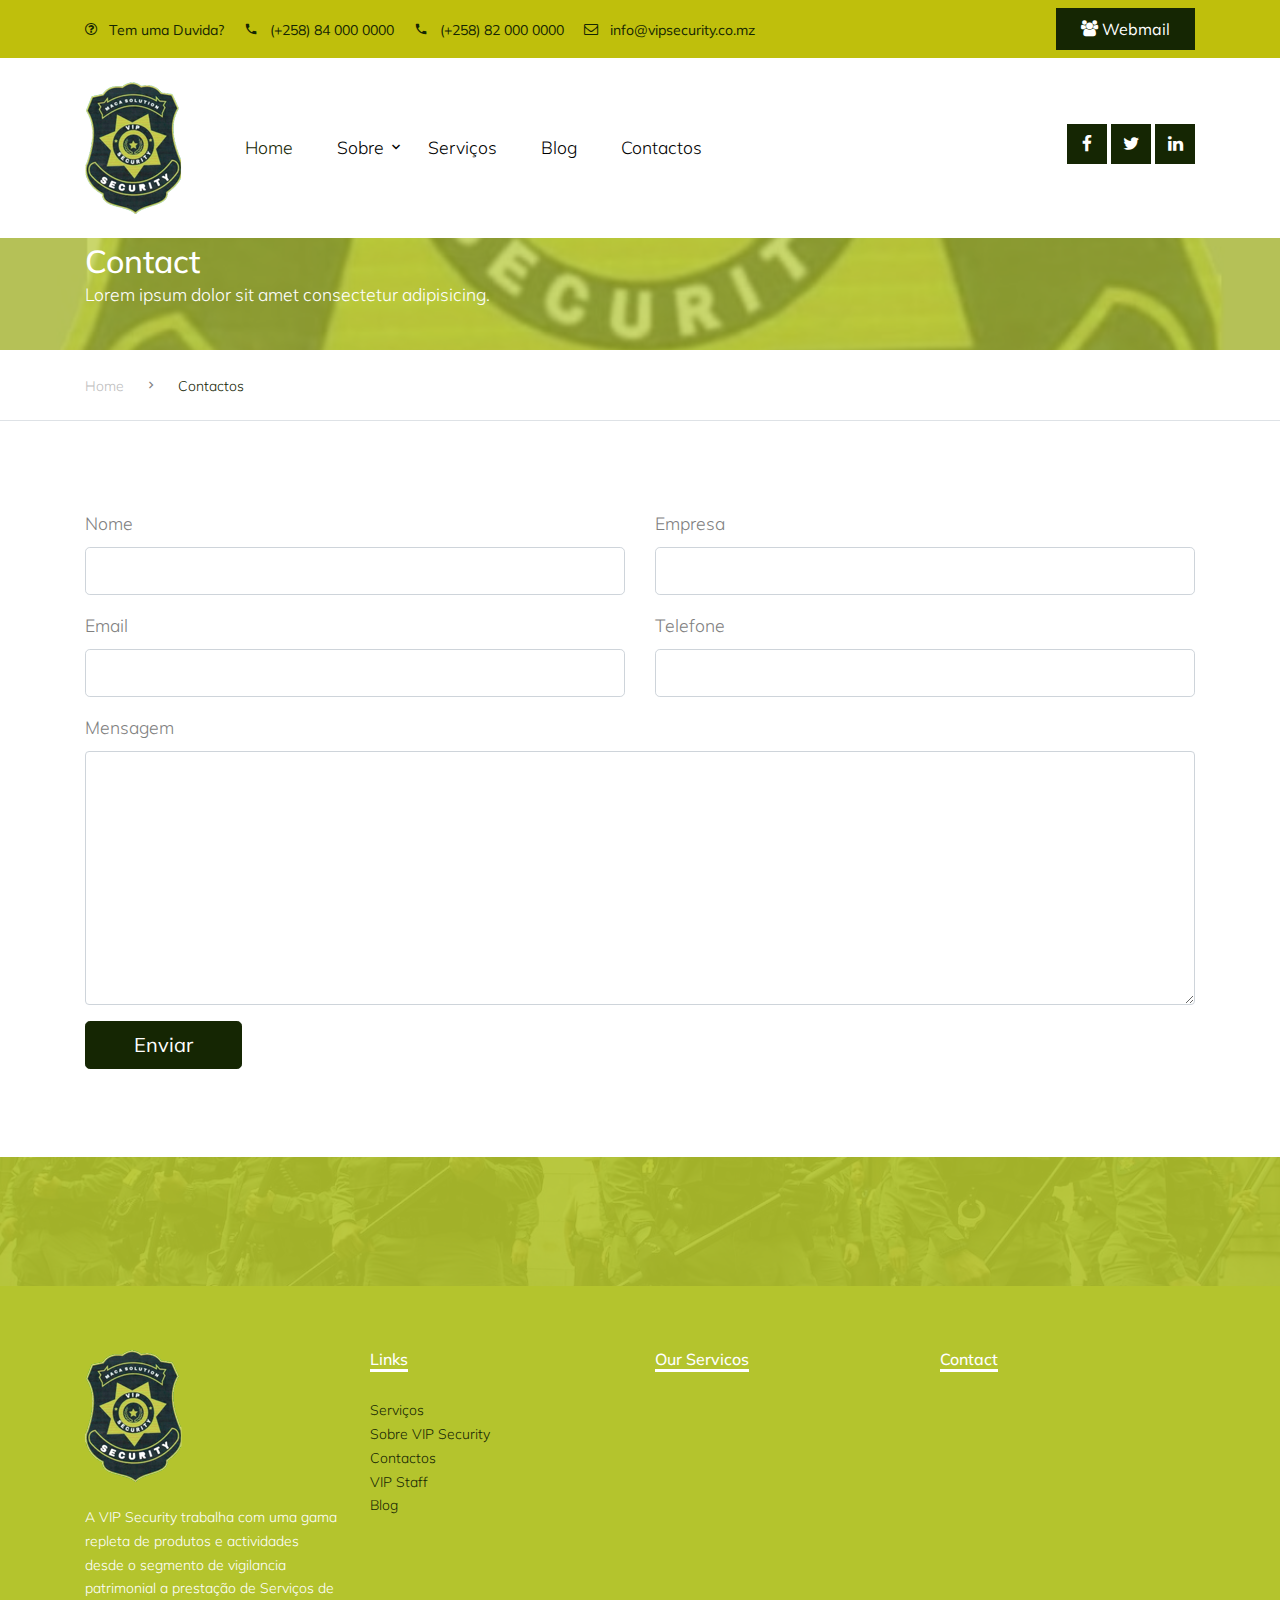
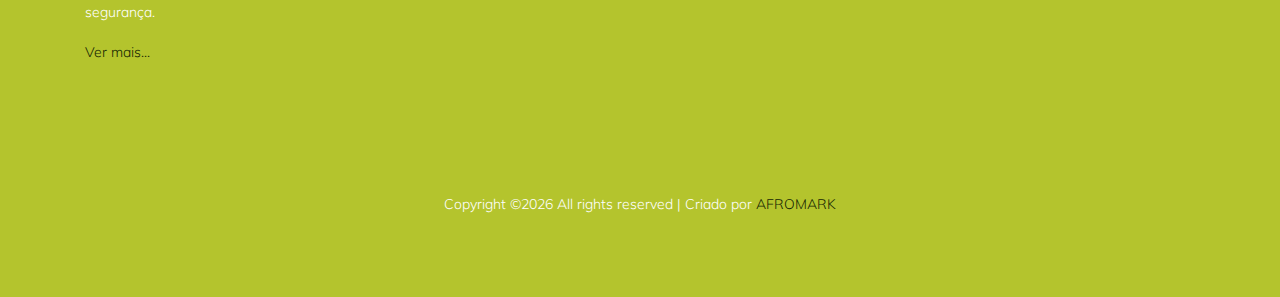
<file: contact.html>
<!DOCTYPE html>
<html lang="en">

<head>
  <title>VIP Security &mdash; Segurança Privada</title>
  <meta charset="utf-8">
  <meta name="viewport" content="width=device-width, initial-scale=1, shrink-to-fit=no">


  <link href="https://fonts.googleapis.com/css?family=Muli:300,400,700,900" rel="stylesheet">
  <link rel="stylesheet" href="fonts/icomoon/style.css">

  <link rel="stylesheet" href="css/bootstrap.min.css">
  <link rel="stylesheet" href="css/jquery-ui.css">
  <link rel="stylesheet" href="css/owl.carousel.min.css">
  <link rel="stylesheet" href="css/owl.theme.default.min.css">
  <link rel="stylesheet" href="css/owl.theme.default.min.css">

  <link rel="stylesheet" href="css/jquery.fancybox.min.css">

  <link rel="stylesheet" href="css/bootstrap-datepicker.css">

  <link rel="stylesheet" href="fonts/flaticon/font/flaticon.css">

  <link rel="stylesheet" href="css/aos.css">
  <link href="css/jquery.mb.YTPlayer.min.css" media="all" rel="stylesheet" type="text/css">

  <link rel="stylesheet" href="css/style.css">



</head>

<body data-spy="scroll" data-target=".site-navbar-target" data-offset="300">

  <div class="site-wrap">

    <div class="site-mobile-menu site-navbar-target">
      <div class="site-mobile-menu-header">
        <div class="site-mobile-menu-close mt-3">
          <span class="icon-close2 js-menu-toggle"></span>
        </div>
      </div>
      <div class="site-mobile-menu-body"></div>
    </div>


    <div class="py-2 bg-light">
      <div class="container">
        <div class="row align-items-center">
          <div class="col-lg-9 d-none d-lg-block">
            <a href="contact.html" class="small mr-3"><span class="icon-question-circle-o mr-2"></span> Tem uma Duvida?</a> 
            <a href="#" class="small mr-3"><span class="icon-phone2 mr-2"></span> (+258) 84  000 0000</a>
            <a href="#" class="small mr-3"><span class="icon-phone2 mr-2"></span> (+258) 82  000 0000</a>
            <a href="#" class="small mr-3"><span class="icon-envelope-o mr-2"></span> info@vipsecurity.co.mz</a> 
          </div>
          <div class="col-lg-3 text-right">
           
            <a href="" class="small btn btn-primary px-4 py-2 rounded-0"><span class="icon-users"></span> Webmail</a>
          </div>
        </div>
      </div>
    </div>
    <header class="site-navbar py-4 js-sticky-header site-navbar-target" role="banner">

      <div class="container">
        <div class="d-flex align-items-center">
          <div class="site-logo">
            <a href="index.html" class="d-block">
              <img src="images/logo-vip-100-132.png" alt="Image" class="img-fluid">
            </a>
          </div>
          <div class="mr-auto">
            <nav class="site-navigation position-relative text-right" role="navigation">
              <ul class="site-menu main-menu js-clone-nav mr-auto d-none d-lg-block">
                <li class="active">
                  <a href="index.html" class="nav-link text-left">Home</a>
                </li>
                <li class="has-children">
                  <a href="#" class="nav-link text-left">Sobre</a>
                  <ul class="dropdown">
                   
                    <li><a href="about.html">VIP Security</a></li>
                    <li><a href="equipe.html">Staff</a></li>
                  </ul>
                </li>
                <li>
                  <a href="servicos.html" class="nav-link text-left">Serviços</a>
                </li>
                <li>
                  <a href="" class="nav-link text-left">Blog</a>
                </li>
                
                <li>
                    <a href="contact.html" class="nav-link text-left">Contactos</a>
                  </li>
              </ul>                                                                                                                                                                                                                                                                                          </ul>
            </nav>

          </div>
          <div class="ml-auto">
            <div class="social-wrap">
              <a href="#"><span class="icon-facebook"></span></a>
              <a href="#"><span class="icon-twitter"></span></a>
              <a href="#"><span class="icon-linkedin"></span></a>

              <a href="#" class="d-inline-block d-lg-none site-menu-toggle js-menu-toggle text-black"><span
                class="icon-menu h3"></span></a>
            </div>
          </div>
         
        </div>
      </div>

    </header>

    
    <div class="site-section ftco-subscribe-1 site-blocks-cover pb-4" style="background-image: url('images/viplogo.jpg')">
        <div class="container">
          <div class="row align-items-end">
            <div class="col-lg-7">
              <h2 class="mb-0">Contact</h2>
              <p>Lorem ipsum dolor sit amet consectetur adipisicing.</p>
            </div>
          </div>
        </div>
      </div> 
    

    <div class="custom-breadcrumns border-bottom">
      <div class="container">
        <a href="index.html">Home</a>
        <span class="mx-3 icon-keyboard_arrow_right"></span>
        <span class="current">Contactos</span>
      </div>
    </div>

    <div class="site-section">
        <div class="container">
            <div class="row">
                <div class="col-md-6 form-group">
                    <label for="fname">Nome</label>
                    <input type="text" id="fname" class="form-control form-control-lg">
                </div>
                <div class="col-md-6 form-group">
                    <label for="lname">Empresa</label>
                    <input type="text" id="lname" class="form-control form-control-lg">
                </div>
            </div>
            <div class="row">
                <div class="col-md-6 form-group">
                    <label for="eaddress">Email</label>
                    <input type="text" id="eaddress" class="form-control form-control-lg">
                </div>
                <div class="col-md-6 form-group">
                    <label for="tel">Telefone</label>
                    <input type="text" id="tel" class="form-control form-control-lg">
                </div>
            </div>
            <div class="row">
                <div class="col-md-12 form-group">
                    <label for="message">Mensagem</label>
                    <textarea name="" id="message" cols="30" rows="10" class="form-control"></textarea>
                </div>
            </div>

            <div class="row">
                <div class="col-12">
                    <input type="submit" value="Enviar" class="btn btn-primary btn-lg px-5">
                </div>
            </div>
        </div>
    </div>

    <div class="section-bg style-1" style="background-image: url('images/GettyImages-542426432-1.jpg');">
        <div class="container">
          <div class="row">
            <div class="col-lg-4 col-md-6 mb-5 mb-lg-0">
              <!-- <span class="icon flaticon-mortarboard"></span>
              <h3>Our Philosphy</h3>
              <p>Lorem ipsum dolor sit, amet consectetur adipisicing elit. Reiciendis recusandae, iure repellat quis delectus ea? Dolore, amet reprehenderit.</p> -->
            </div>
            <div class="col-lg-4 col-md-6 mb-5 mb-lg-0">
              <!-- <span class="icon flaticon-school-material"></span>
              <h3>VIP Security Principle</h3>
              <p>Lorem ipsum dolor sit, amet consectetur adipisicing elit. Reiciendis recusandae, iure repellat quis delectus ea?
                Dolore, amet reprehenderit.</p> -->
            </div>
            <div class="col-lg-4 col-md-6 mb-5 mb-lg-0">
              <!-- <span class="icon flaticon-library"></span>
              <h3>Key of Success</h3>
              <p>Lorem ipsum dolor sit, amet consectetur adipisicing elit. Reiciendis recusandae, iure repellat quis delectus ea?
                Dolore, amet reprehenderit.</p> -->
            </div>
          </div>
        </div>
      </div>
      

    <div class="footer">
      <div class="container">
        <div class="row">
          <div class="col-lg-3">
            <p class="mb-4"><img src="images/logo-vip-100-132.png" alt="Image" class="img-fluid"></p>
            <p>A VIP Security trabalha com uma gama repleta de produtos e actividades desde o segmento de vigilancia patrimonial a prestação de Serviços de segurança.</p>  
            <p><a href="#">Ver mais...</a></p>
          </div>
          <div class="col-lg-3">
            <h3 class="footer-heading"><span>Links</span></h3>
            <ul class="list-unstyled">
              <li><a href="#">Serviços</a></li>
              <li><a href="#">Sobre VIP Security</a></li>
              <li><a href="#">Contactos</a></li>
              <li><a href="#">VIP Staff</a></li>
              <li><a href="#">Blog</a></li>
            </ul>
          </div>
          <div class="col-lg-3">
              <h3 class="footer-heading"><span>Our Servicos</span></h3>
              <!-- <ul class="list-unstyled">
                  <li><a href="#">Math</a></li>
                  <li><a href="#">Science &amp; Engineering</a></li>
                  <li><a href="#">Arts &amp; Humanities</a></li>
                  <li><a href="#">Economics &amp; Finance</a></li>
                  <li><a href="#">Business Administration</a></li>
                  <li><a href="#">Computer Science</a></li>
              </ul> -->
          </div>
          <div class="col-lg-3">
              <h3 class="footer-heading"><span>Contact</span></h3>
              <!-- <ul class="list-unstyled">
                  <li><a href="#">Help Center</a></li>
                  <li><a href="#">Support Community</a></li>
                  <li><a href="#">Press</a></li>
                  <li><a href="#">Share Your Story</a></li>
                  <li><a href="#">Our Supporters</a></li>
              </ul> -->
          </div>
        </div>

        <div class="row">
          <div class="col-12">
            <div class="copyright">
                <p>
                    <!-- Link back to AFROMARK can't be removed. Template is licensed under CC BY 3.0. -->
                    Copyright &copy;<script>document.write(new Date().getFullYear());</script> All rights reserved | Criado por  <a href="https://afromarkdigital.co.mz" target="_blank" >AFROMARK</a>
                    <!-- Link back to AFROMARK can't be removed. Template is licensed under CC BY 3.0. -->
                    </p>
            </div>
          </div>
        </div>
      </div>
    </div>
    

  </div>
  <!-- .site-wrap -->

  <!-- loader -->
  <div id="loader" class="show fullscreen"><svg class="circular" width="48px" height="48px"><circle class="path-bg" cx="24" cy="24" r="22" fill="none" stroke-width="4" stroke="#eeeeee"/><circle class="path" cx="24" cy="24" r="22" fill="none" stroke-width="4" stroke-miterlimit="10" stroke="#152603"/></svg></div>

  <script src="js/jquery-3.3.1.min.js"></script>
  <script src="js/jquery-migrate-3.0.1.min.js"></script>
  <script src="js/jquery-ui.js"></script>
  <script src="js/popper.min.js"></script>
  <script src="js/bootstrap.min.js"></script>
  <script src="js/owl.carousel.min.js"></script>
  <script src="js/jquery.stellar.min.js"></script>
  <script src="js/jquery.countdown.min.js"></script>
  <script src="js/bootstrap-datepicker.min.js"></script>
  <script src="js/jquery.easing.1.3.js"></script>
  <script src="js/aos.js"></script>
  <script src="js/jquery.fancybox.min.js"></script>
  <script src="js/jquery.sticky.js"></script>
  <script src="js/jquery.mb.YTPlayer.min.js"></script>




  <script src="js/main.js"></script>

</body>

</html>
</file>
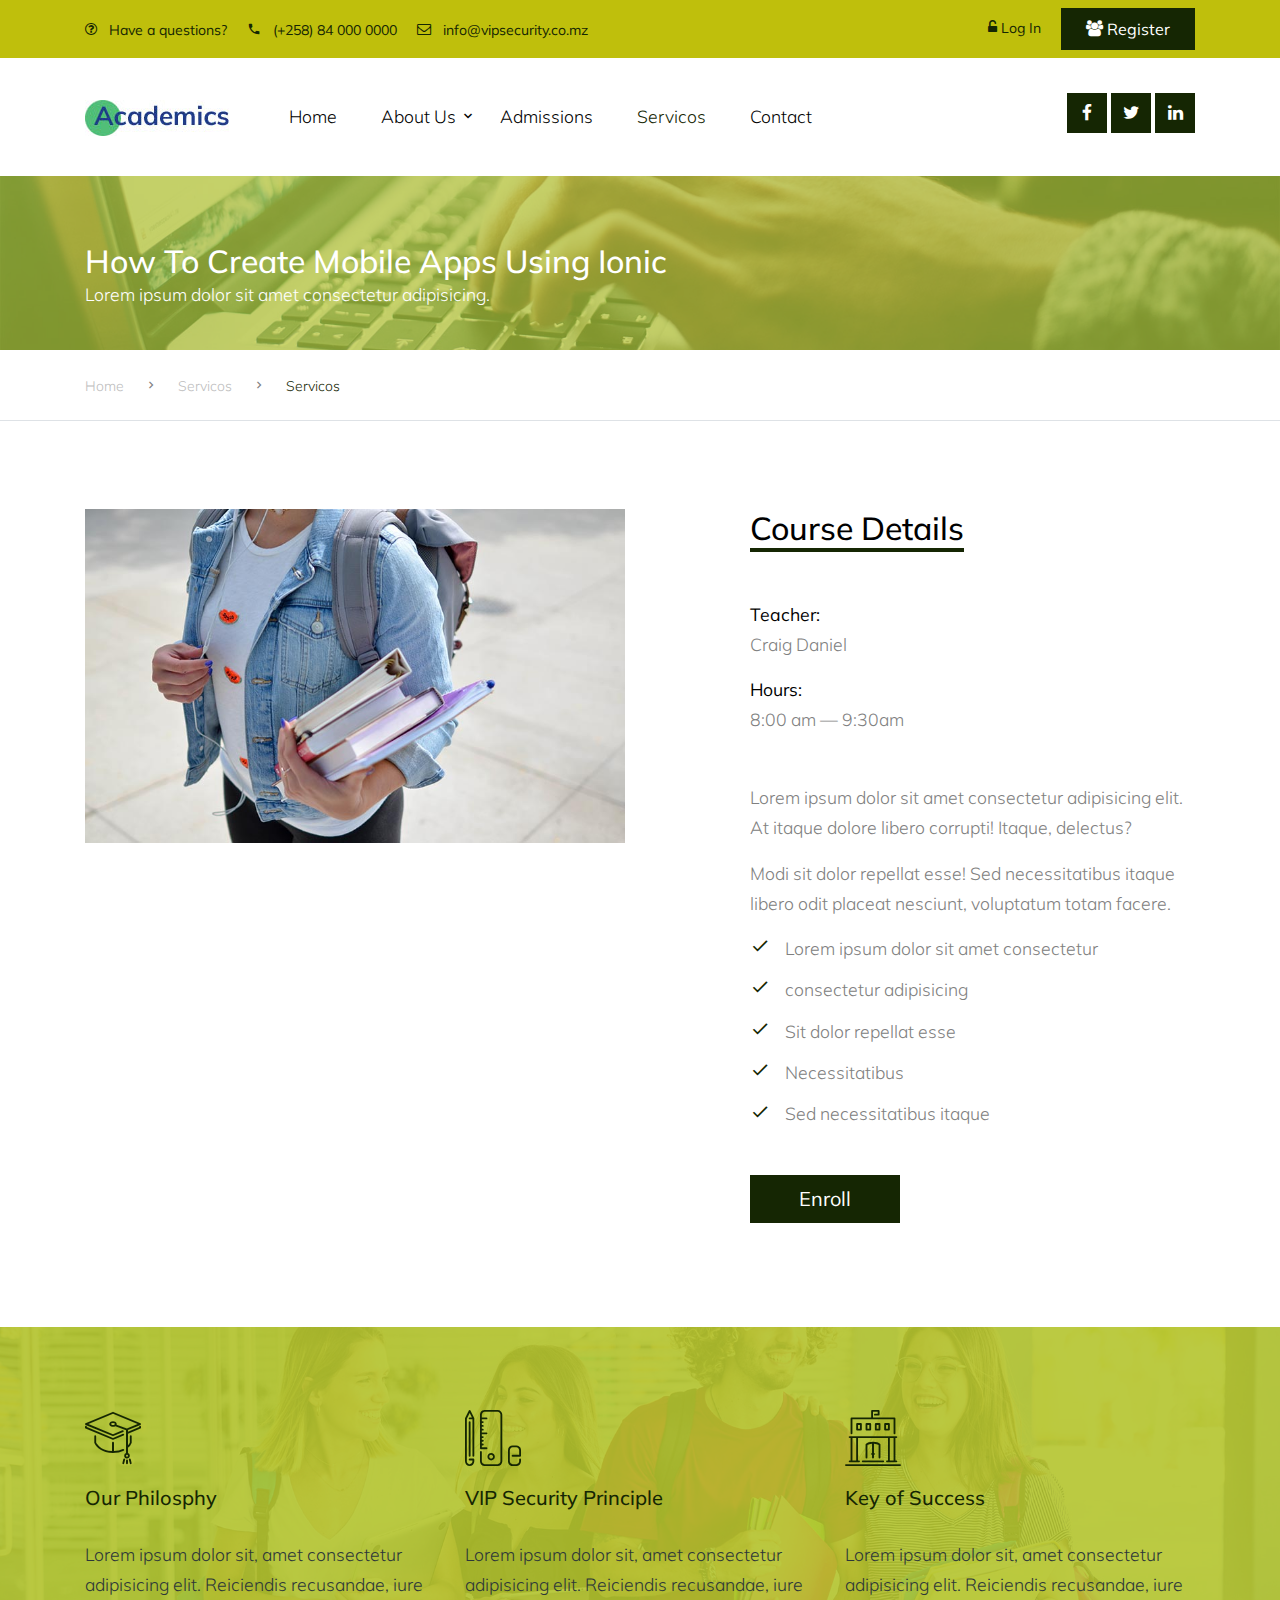
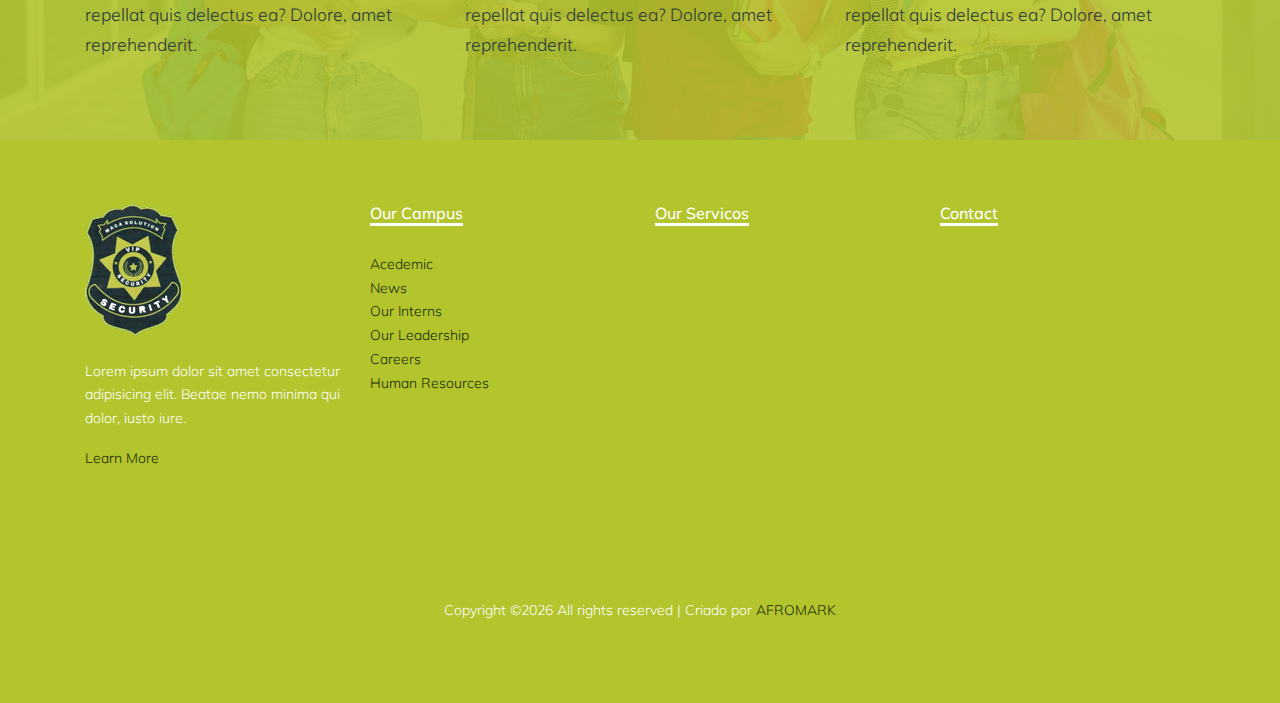
<file: course-single.html>
<!DOCTYPE html>
<html lang="en">

<head>
  <title>VIP Security &mdash; Segurança Privada</title>
  <meta charset="utf-8">
  <meta name="viewport" content="width=device-width, initial-scale=1, shrink-to-fit=no">


  <link href="https://fonts.googleapis.com/css?family=Muli:300,400,700,900" rel="stylesheet">
  <link rel="stylesheet" href="fonts/icomoon/style.css">

  <link rel="stylesheet" href="css/bootstrap.min.css">
  <link rel="stylesheet" href="css/jquery-ui.css">
  <link rel="stylesheet" href="css/owl.carousel.min.css">
  <link rel="stylesheet" href="css/owl.theme.default.min.css">
  <link rel="stylesheet" href="css/owl.theme.default.min.css">

  <link rel="stylesheet" href="css/jquery.fancybox.min.css">

  <link rel="stylesheet" href="css/bootstrap-datepicker.css">

  <link rel="stylesheet" href="fonts/flaticon/font/flaticon.css">

  <link rel="stylesheet" href="css/aos.css">
  <link href="css/jquery.mb.YTPlayer.min.css" media="all" rel="stylesheet" type="text/css">

  <link rel="stylesheet" href="css/style.css">



</head>

<body data-spy="scroll" data-target=".site-navbar-target" data-offset="300">

  <div class="site-wrap">

    <div class="site-mobile-menu site-navbar-target">
      <div class="site-mobile-menu-header">
        <div class="site-mobile-menu-close mt-3">
          <span class="icon-close2 js-menu-toggle"></span>
        </div>
      </div>
      <div class="site-mobile-menu-body"></div>
    </div>


    <div class="py-2 bg-light">
      <div class="container">
        <div class="row align-items-center">
          <div class="col-lg-9 d-none d-lg-block">
            <a href="#" class="small mr-3"><span class="icon-question-circle-o mr-2"></span> Have a questions?</a> 
            <a href="#" class="small mr-3"><span class="icon-phone2 mr-2"></span> (+258) 84  000 0000</a> 
            <a href="#" class="small mr-3"><span class="icon-envelope-o mr-2"></span> info@vipsecurity.co.mz</a> 
          </div>
          <div class="col-lg-3 text-right">
            <a href="login.html" class="small mr-3"><span class="icon-unlock-alt"></span> Log In</a>
            <a href="register.html" class="small btn btn-primary px-4 py-2 rounded-0"><span class="icon-users"></span> Register</a>
          </div>
        </div>
      </div>
    </div>
    <header class="site-navbar py-4 js-sticky-header site-navbar-target" role="banner">

      <div class="container">
        <div class="d-flex align-items-center">
          <div class="site-logo">
            <a href="index.html" class="d-block">
              <img src="images/logo.jpg" alt="Image" class="img-fluid">
            </a>
          </div>
          <div class="mr-auto">
            <nav class="site-navigation position-relative text-right" role="navigation">
              <ul class="site-menu main-menu js-clone-nav mr-auto d-none d-lg-block">
                <li>
                  <a href="index.html" class="nav-link text-left">Home</a>
                </li>
                <li class="has-children">
                  <a href="about.html" class="nav-link text-left">About Us</a>
                  <ul class="dropdown">
                    <li><a href="teachers.html">Our Teachers</a></li>
                    <li><a href="about.html">Our School</a></li>
                  </ul>
                </li>
                <li>
                  <a href="admissions.html" class="nav-link text-left">Admissions</a>
                </li>
                <li class="active">
                  <a href="servicos.html" class="nav-link text-left">Servicos</a>
                </li>
                <li>
                    <a href="contact.html" class="nav-link text-left">Contact</a>
                  </li>
              </ul>                                                                                                                                                                                                                                                                                          </ul>
            </nav>

          </div>
          <div class="ml-auto">
            <div class="social-wrap">
              <a href="#"><span class="icon-facebook"></span></a>
              <a href="#"><span class="icon-twitter"></span></a>
              <a href="#"><span class="icon-linkedin"></span></a>

              <a href="#" class="d-inline-block d-lg-none site-menu-toggle js-menu-toggle text-black"><span
                class="icon-menu h3"></span></a>
            </div>
          </div>
         
        </div>
      </div>

    </header>

    
    <div class="site-section ftco-subscribe-1 site-blocks-cover pb-4" style="background-image: url('images/bg_1.jpg')">
        <div class="container">
          <div class="row align-items-end">
            <div class="col-lg-7">
              <h2 class="mb-0">How To Create Mobile Apps Using Ionic</h2>
              <p>Lorem ipsum dolor sit amet consectetur adipisicing.</p>
            </div>
          </div>
        </div>
      </div> 
    

    <div class="custom-breadcrumns border-bottom">
      <div class="container">
        <a href="index.html">Home</a>
        <span class="mx-3 icon-keyboard_arrow_right"></span>
        <a href="servicos.html">Servicos</a>
        <span class="mx-3 icon-keyboard_arrow_right"></span>
        <span class="current">Servicos</span>
      </div>
    </div>

    <div class="site-section">
        <div class="container">
            <div class="row">
                <div class="col-md-6 mb-4">
                    <p>
                        <img src="images/course_5.jpg" alt="Image" class="img-fluid">
                    </p>
                </div>
                <div class="col-lg-5 ml-auto align-self-center">
                        <h2 class="section-title-underline mb-5">
                            <span>Course Details</span>
                        </h2>
                        
                        <p><strong class="text-black d-block">Teacher:</strong> Craig Daniel</p>
                        <p class="mb-5"><strong class="text-black d-block">Hours:</strong> 8:00 am &mdash; 9:30am</p>
                        <p>Lorem ipsum dolor sit amet consectetur adipisicing elit. At itaque dolore libero corrupti! Itaque, delectus?</p>
                        <p>Modi sit dolor repellat esse! Sed necessitatibus itaque libero odit placeat nesciunt, voluptatum totam facere.</p>
    
                        <ul class="ul-check primary list-unstyled mb-5">
                            <li>Lorem ipsum dolor sit amet consectetur</li>
                            <li>consectetur adipisicing  </li>
                            <li>Sit dolor repellat esse</li>
                            <li>Necessitatibus</li>
                            <li>Sed necessitatibus itaque </li>
                        </ul>

                        <p>
                            <a href="#" class="btn btn-primary rounded-0 btn-lg px-5">Enroll</a>
                        </p>
    
                    </div>
            </div>
        </div>
    </div>

    <div class="section-bg style-1" style="background-image: url('images/hero_1.jpg');">
        <div class="container">
          <div class="row">
            <div class="col-lg-4 col-md-6 mb-5 mb-lg-0">
              <span class="icon flaticon-mortarboard"></span>
              <h3>Our Philosphy</h3>
              <p>Lorem ipsum dolor sit, amet consectetur adipisicing elit. Reiciendis recusandae, iure repellat quis delectus ea? Dolore, amet reprehenderit.</p>
            </div>
            <div class="col-lg-4 col-md-6 mb-5 mb-lg-0">
              <span class="icon flaticon-school-material"></span>
              <h3>VIP Security Principle</h3>
              <p>Lorem ipsum dolor sit, amet consectetur adipisicing elit. Reiciendis recusandae, iure repellat quis delectus ea?
                Dolore, amet reprehenderit.</p>
            </div>
            <div class="col-lg-4 col-md-6 mb-5 mb-lg-0">
              <span class="icon flaticon-library"></span>
              <h3>Key of Success</h3>
              <p>Lorem ipsum dolor sit, amet consectetur adipisicing elit. Reiciendis recusandae, iure repellat quis delectus ea?
                Dolore, amet reprehenderit.</p>
            </div>
          </div>
        </div>
      </div>
      

    <div class="footer">
      <div class="container">
        <div class="row">
          <div class="col-lg-3">
            <p class="mb-4"><img src="images/logo-vip-100-132.png" alt="Image" class="img-fluid"></p>
            <p>Lorem ipsum dolor sit amet consectetur adipisicing elit. Beatae nemo minima qui dolor, iusto iure.</p>  
            <p><a href="#">Learn More</a></p>
          </div>
          <div class="col-lg-3">
            <h3 class="footer-heading"><span>Our Campus</span></h3>
            <ul class="list-unstyled">
                <li><a href="#">Acedemic</a></li>
                <li><a href="#">News</a></li>
                <li><a href="#">Our Interns</a></li>
                <li><a href="#">Our Leadership</a></li>
                <li><a href="#">Careers</a></li>
                <li><a href="#">Human Resources</a></li>
            </ul>
          </div>
          <div class="col-lg-3">
              <h3 class="footer-heading"><span>Our Servicos</span></h3>
              <!-- <ul class="list-unstyled">
                  <li><a href="#">Math</a></li>
                  <li><a href="#">Science &amp; Engineering</a></li>
                  <li><a href="#">Arts &amp; Humanities</a></li>
                  <li><a href="#">Economics &amp; Finance</a></li>
                  <li><a href="#">Business Administration</a></li>
                  <li><a href="#">Computer Science</a></li>
              </ul> -->
          </div>
          <div class="col-lg-3">
              <h3 class="footer-heading"><span>Contact</span></h3>
              <!-- <ul class="list-unstyled">
                  <li><a href="#">Help Center</a></li>
                  <li><a href="#">Support Community</a></li>
                  <li><a href="#">Press</a></li>
                  <li><a href="#">Share Your Story</a></li>
                  <li><a href="#">Our Supporters</a></li>
              </ul> -->
          </div>
        </div>

        <div class="row">
          <div class="col-12">
            <div class="copyright">
                <p>
                    <!-- Link back to AFROMARK can't be removed. Template is licensed under CC BY 3.0. -->
                    Copyright &copy;<script>document.write(new Date().getFullYear());</script> All rights reserved | Criado por  <a href="https://afromarkdigital.co.mz" target="_blank" >AFROMARK</a>
                    <!-- Link back to AFROMARK can't be removed. Template is licensed under CC BY 3.0. -->
                    </p>
            </div>
          </div>
        </div>
      </div>
    </div>
    

  </div>
  <!-- .site-wrap -->

  <!-- loader -->
  <div id="loader" class="show fullscreen"><svg class="circular" width="48px" height="48px"><circle class="path-bg" cx="24" cy="24" r="22" fill="none" stroke-width="4" stroke="#eeeeee"/><circle class="path" cx="24" cy="24" r="22" fill="none" stroke-width="4" stroke-miterlimit="10" stroke="#152603"/></svg></div>

  <script src="js/jquery-3.3.1.min.js"></script>
  <script src="js/jquery-migrate-3.0.1.min.js"></script>
  <script src="js/jquery-ui.js"></script>
  <script src="js/popper.min.js"></script>
  <script src="js/bootstrap.min.js"></script>
  <script src="js/owl.carousel.min.js"></script>
  <script src="js/jquery.stellar.min.js"></script>
  <script src="js/jquery.countdown.min.js"></script>
  <script src="js/bootstrap-datepicker.min.js"></script>
  <script src="js/jquery.easing.1.3.js"></script>
  <script src="js/aos.js"></script>
  <script src="js/jquery.fancybox.min.js"></script>
  <script src="js/jquery.sticky.js"></script>
  <script src="js/jquery.mb.YTPlayer.min.js"></script>




  <script src="js/main.js"></script>

</body>

</html>
</file>
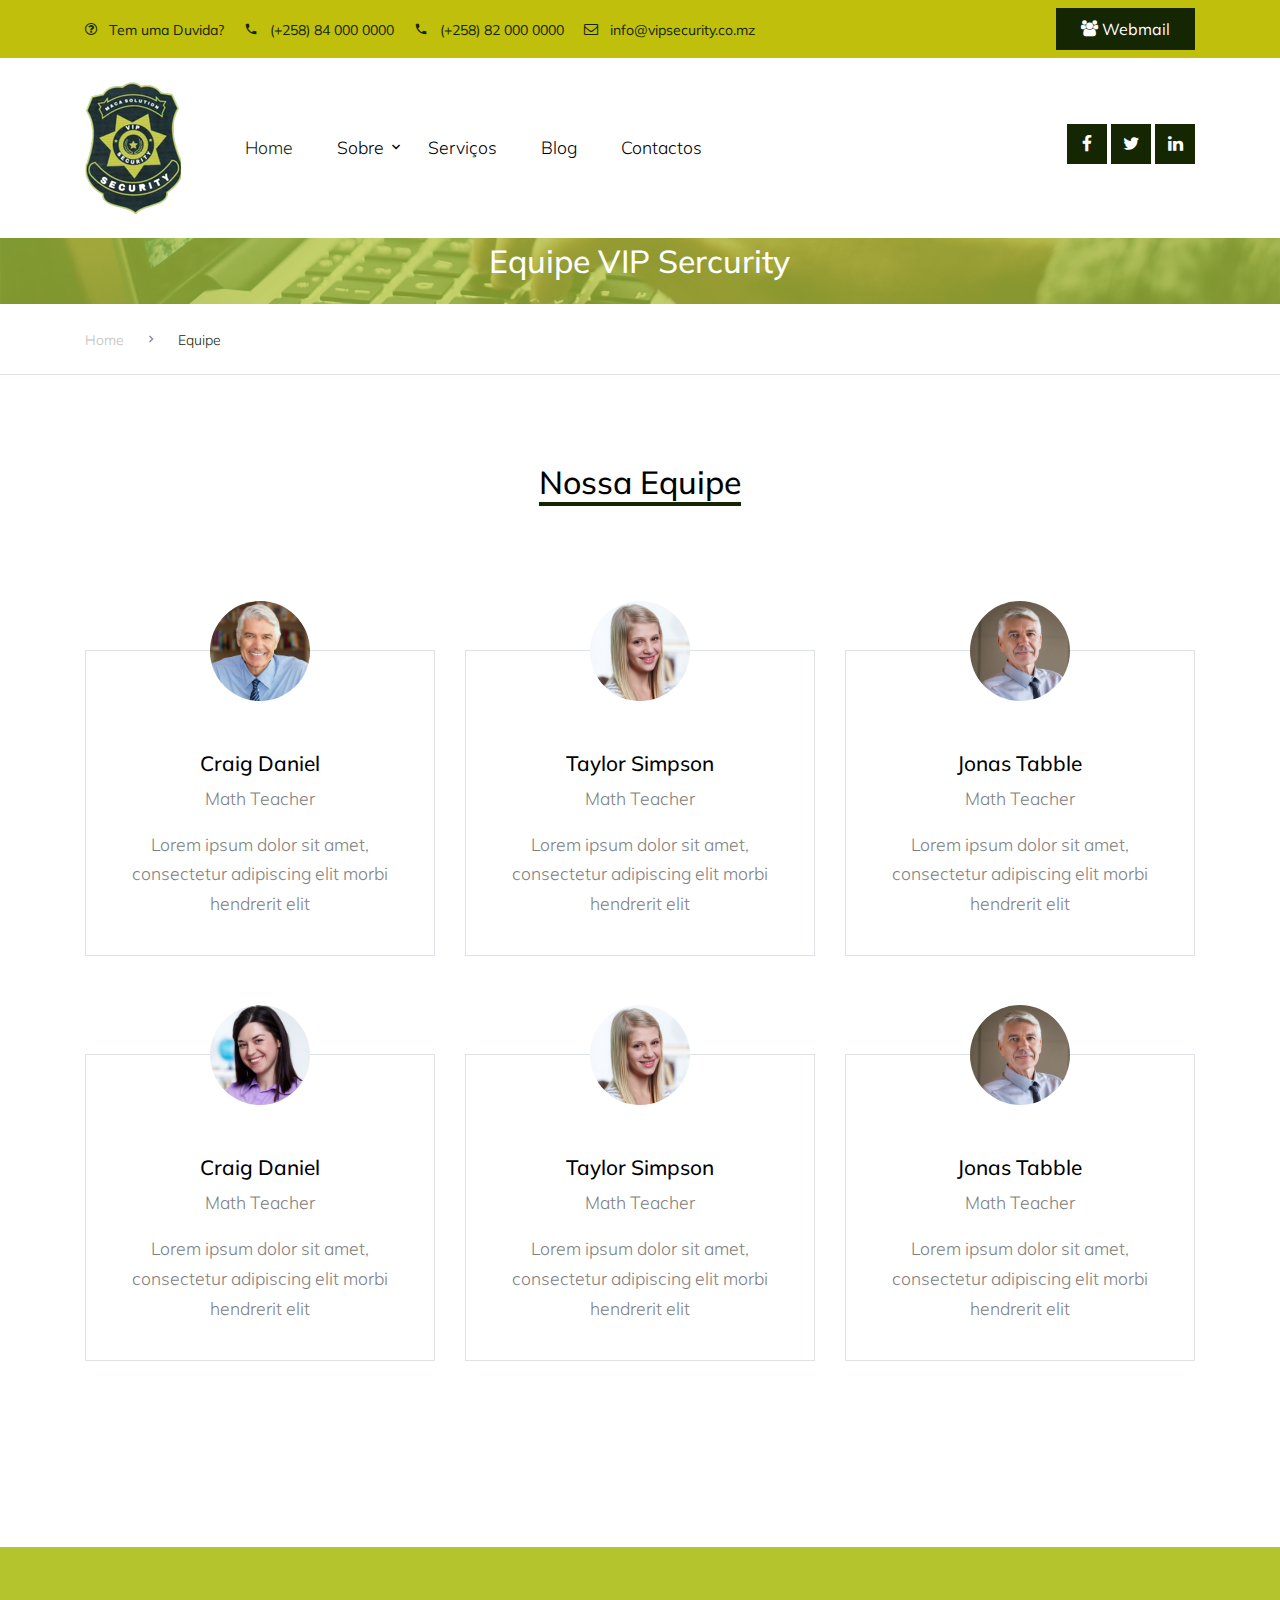
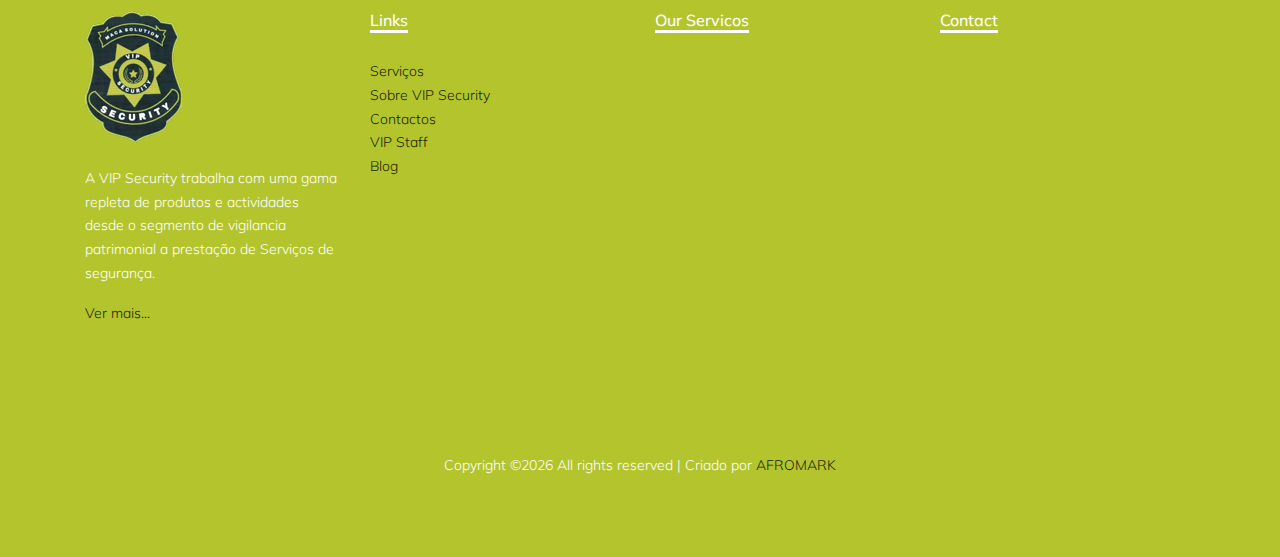
<file: equipe.html>
<!DOCTYPE html>
<html lang="en">

<head>
  <title>VIP Security &mdash; Segurança Privada</title>
  <meta charset="utf-8">
  <meta name="viewport" content="width=device-width, initial-scale=1, shrink-to-fit=no">


  <link href="https://fonts.googleapis.com/css?family=Muli:300,400,700,900" rel="stylesheet">
  <link rel="stylesheet" href="fonts/icomoon/style.css">

  <link rel="stylesheet" href="css/bootstrap.min.css">
  <link rel="stylesheet" href="css/jquery-ui.css">
  <link rel="stylesheet" href="css/owl.carousel.min.css">
  <link rel="stylesheet" href="css/owl.theme.default.min.css">
  <link rel="stylesheet" href="css/owl.theme.default.min.css">

  <link rel="stylesheet" href="css/jquery.fancybox.min.css">

  <link rel="stylesheet" href="css/bootstrap-datepicker.css">

  <link rel="stylesheet" href="fonts/flaticon/font/flaticon.css">

  <link rel="stylesheet" href="css/aos.css">
  <link href="css/jquery.mb.YTPlayer.min.css" media="all" rel="stylesheet" type="text/css">

  <link rel="stylesheet" href="css/style.css">



</head>

<body data-spy="scroll" data-target=".site-navbar-target" data-offset="300">

  <div class="site-wrap">

    <div class="site-mobile-menu site-navbar-target">
      <div class="site-mobile-menu-header">
        <div class="site-mobile-menu-close mt-3">
          <span class="icon-close2 js-menu-toggle"></span>
        </div>
      </div>
      <div class="site-mobile-menu-body"></div>
    </div>


    <div class="py-2 bg-light">
      <div class="container">
        <div class="row align-items-center">
          <div class="col-lg-9 d-none d-lg-block">
            <a href="contact.html" class="small mr-3"><span class="icon-question-circle-o mr-2"></span> Tem uma Duvida?</a> 
            <a href="#" class="small mr-3"><span class="icon-phone2 mr-2"></span> (+258) 84  000 0000</a>
            <a href="#" class="small mr-3"><span class="icon-phone2 mr-2"></span> (+258) 82  000 0000</a>
            <a href="#" class="small mr-3"><span class="icon-envelope-o mr-2"></span> info@vipsecurity.co.mz</a> 
          </div>
          <div class="col-lg-3 text-right">
            
            <a href="" class="small btn btn-primary px-4 py-2 rounded-0"><span class="icon-users"></span> Webmail</a>
          </div>
        </div>
      </div>
    </div>
    <header class="site-navbar py-4 js-sticky-header site-navbar-target" role="banner">

      <div class="container">
        <div class="d-flex align-items-center">
          <div class="site-logo">
            <a href="index.html" class="d-block">
              <img src="images/logo-vip-100-132.png" alt="Image" class="img-fluid">
            </a>
          </div>
          <div class="mr-auto">
            <nav class="site-navigation position-relative text-right" role="navigation">
              <ul class="site-menu main-menu js-clone-nav mr-auto d-none d-lg-block">
                <li class="active">
                  <a href="index.html" class="nav-link text-left">Home</a>
                </li>
                <li class="has-children">
                  <a href="#" class="nav-link text-left">Sobre</a>
                  <ul class="dropdown">
                   
                    <li><a href="about.html">VIP Security</a></li>
                    <li><a href="equipe.html">Staff</a></li>
                  </ul>
                </li>
                <li>
                  <a href="servicos.html" class="nav-link text-left">Serviços</a>
                </li>
                <li>
                  <a href="" class="nav-link text-left">Blog</a>
                </li>
                
                <li>
                    <a href="contact.html" class="nav-link text-left">Contactos</a>
                  </li>
              </ul>                                                                                                                                                                                                                                                                                          </ul>
            </nav>

          </div>
          <div class="ml-auto">
            <div class="social-wrap">
              <a href="#"><span class="icon-facebook"></span></a>
              <a href="#"><span class="icon-twitter"></span></a>
              <a href="#"><span class="icon-linkedin"></span></a>

              <a href="#" class="d-inline-block d-lg-none site-menu-toggle js-menu-toggle text-black"><span
                class="icon-menu h3"></span></a>
            </div>
          </div>
         
        </div>
      </div>

    </header>

    
    <div class="site-section ftco-subscribe-1 site-blocks-cover pb-4" style="background-image: url('images/bg_1.jpg')">
        <div class="container">
          <div class="row align-items-end justify-content-center text-center">
            <div class="col-lg-7">
              <h2 class="mb-0">Equipe VIP Sercurity</h2>
              <!-- <p>Lorem ipsum dolor sit amet consectetur adipisicing.</p> -->
            </div>
          </div>
        </div>
      </div> 
    

    <div class="custom-breadcrumns border-bottom">
      <div class="container">
        <a href="index.html">Home</a>
        <span class="mx-3 icon-keyboard_arrow_right"></span>
        <span class="current">Equipe</span>
      </div>
    </div>

      

     <div class="site-section">
      <div class="container">
        <div class="row mb-5 justify-content-center text-center">
          <div class="col-lg-4 mb-5">
            <h2 class="section-title-underline mb-5">
              <span>Nossa Equipe</span>
            </h2>
          </div>
        </div>
        <div class="row">
          <div class="col-lg-4 col-md-6 mb-5 mb-lg-5">

            <div class="feature-1 border person text-center">
                <img src="images/person_1.jpg" alt="Image" class="img-fluid">
              <div class="feature-1-content">
                <h2>Craig Daniel</h2>
                <span class="position mb-3 d-block">Math Teacher</span>    
                <p>Lorem ipsum dolor sit amet, consectetur adipiscing elit morbi hendrerit elit</p>
              </div>
            </div>
          </div>
          <div class="col-lg-4 col-md-6 mb-5 mb-lg-5">
            <div class="feature-1 border person text-center">
                <img src="images/person_2.jpg" alt="Image" class="img-fluid">
              <div class="feature-1-content">
                <h2>Taylor Simpson</h2>
                <span class="position mb-3 d-block">Math Teacher</span>    
                <p>Lorem ipsum dolor sit amet, consectetur adipiscing elit morbi hendrerit elit</p>
              </div>
            </div>
          </div>
          <div class="col-lg-4 col-md-6 mb-5 mb-lg-5">
            <div class="feature-1 border person text-center">
                <img src="images/person_3.jpg" alt="Image" class="img-fluid">
              <div class="feature-1-content">
                <h2>Jonas Tabble</h2>
                <span class="position mb-3 d-block">Math Teacher</span>    
                <p>Lorem ipsum dolor sit amet, consectetur adipiscing elit morbi hendrerit elit</p>
              </div>
            </div>
          </div>

          <div class="col-lg-4 col-md-6 mb-5 mb-lg-5">

            <div class="feature-1 border person text-center">
                <img src="images/person_4.jpg" alt="Image" class="img-fluid">
              <div class="feature-1-content">
                <h2>Craig Daniel</h2>
                <span class="position mb-3 d-block">Math Teacher</span>    
                <p>Lorem ipsum dolor sit amet, consectetur adipiscing elit morbi hendrerit elit</p>
              </div>
            </div>
          </div>
          <div class="col-lg-4 col-md-6 mb-5 mb-lg-5">
            <div class="feature-1 border person text-center">
                <img src="images/person_2.jpg" alt="Image" class="img-fluid">
              <div class="feature-1-content">
                <h2>Taylor Simpson</h2>
                <span class="position mb-3 d-block">Math Teacher</span>    
                <p>Lorem ipsum dolor sit amet, consectetur adipiscing elit morbi hendrerit elit</p>
              </div>
            </div>
          </div>
          <div class="col-lg-4 col-md-6 mb-5 mb-lg-5">
            <div class="feature-1 border person text-center">
                <img src="images/person_3.jpg" alt="Image" class="img-fluid">
              <div class="feature-1-content">
                <h2>Jonas Tabble</h2>
                <span class="position mb-3 d-block">Math Teacher</span>    
                <p>Lorem ipsum dolor sit amet, consectetur adipiscing elit morbi hendrerit elit</p>
              </div>
            </div>
          </div>
        </div>
      </div>
    </div> 

    

    <div class="footer">
      <div class="container">
        <div class="row">
          <div class="col-lg-3">
            <p class="mb-4"><img src="images/logo-vip-100-132.png" alt="Image" class="img-fluid"></p>
            <p>A VIP Security trabalha com uma gama repleta de produtos e actividades desde o segmento de vigilancia patrimonial a prestação de Serviços de segurança.</p>  
            <p><a href="#">Ver mais...</a></p>
          </div>
          <div class="col-lg-3">
            <h3 class="footer-heading"><span>Links</span></h3>
            <ul class="list-unstyled">
              <li><a href="#">Serviços</a></li>
              <li><a href="#">Sobre VIP Security</a></li>
              <li><a href="#">Contactos</a></li>
              <li><a href="#">VIP Staff</a></li>
              <li><a href="#">Blog</a></li>
            </ul>
          </div>
          <div class="col-lg-3">
              <h3 class="footer-heading"><span>Our Servicos</span></h3>
              <!-- <ul class="list-unstyled">
                  <li><a href="#">Math</a></li>
                  <li><a href="#">Science &amp; Engineering</a></li>
                  <li><a href="#">Arts &amp; Humanities</a></li>
                  <li><a href="#">Economics &amp; Finance</a></li>
                  <li><a href="#">Business Administration</a></li>
                  <li><a href="#">Computer Science</a></li>
              </ul> -->
          </div>
          <div class="col-lg-3">
              <h3 class="footer-heading"><span>Contact</span></h3>
              <!-- <ul class="list-unstyled">
                  <li><a href="#">Help Center</a></li>
                  <li><a href="#">Support Community</a></li>
                  <li><a href="#">Press</a></li>
                  <li><a href="#">Share Your Story</a></li>
                  <li><a href="#">Our Supporters</a></li>
              </ul> -->
          </div>
        </div>

        <div class="row">
          <div class="col-12">
            <div class="copyright">
                <p>
                    <!-- Link back to AFROMARK can't be removed. Template is licensed under CC BY 3.0. -->
                    Copyright &copy;<script>document.write(new Date().getFullYear());</script> All rights reserved | Criado por  <a href="https://afromarkdigital.co.mz" target="_blank" >AFROMARK</a>
                    <!-- Link back to AFROMARK can't be removed. Template is licensed under CC BY 3.0. -->
                    </p>
            </div>
          </div>
        </div>
      </div>
    </div>
    

  </div>
  <!-- .site-wrap -->

  <!-- loader -->
  <div id="loader" class="show fullscreen"><svg class="circular" width="48px" height="48px"><circle class="path-bg" cx="24" cy="24" r="22" fill="none" stroke-width="4" stroke="#eeeeee"/><circle class="path" cx="24" cy="24" r="22" fill="none" stroke-width="4" stroke-miterlimit="10" stroke="#152603"/></svg></div>

  <script src="js/jquery-3.3.1.min.js"></script>
  <script src="js/jquery-migrate-3.0.1.min.js"></script>
  <script src="js/jquery-ui.js"></script>
  <script src="js/popper.min.js"></script>
  <script src="js/bootstrap.min.js"></script>
  <script src="js/owl.carousel.min.js"></script>
  <script src="js/jquery.stellar.min.js"></script>
  <script src="js/jquery.countdown.min.js"></script>
  <script src="js/bootstrap-datepicker.min.js"></script>
  <script src="js/jquery.easing.1.3.js"></script>
  <script src="js/aos.js"></script>
  <script src="js/jquery.fancybox.min.js"></script>
  <script src="js/jquery.sticky.js"></script>
  <script src="js/jquery.mb.YTPlayer.min.js"></script>




  <script src="js/main.js"></script>

</body>

</html>
</file>
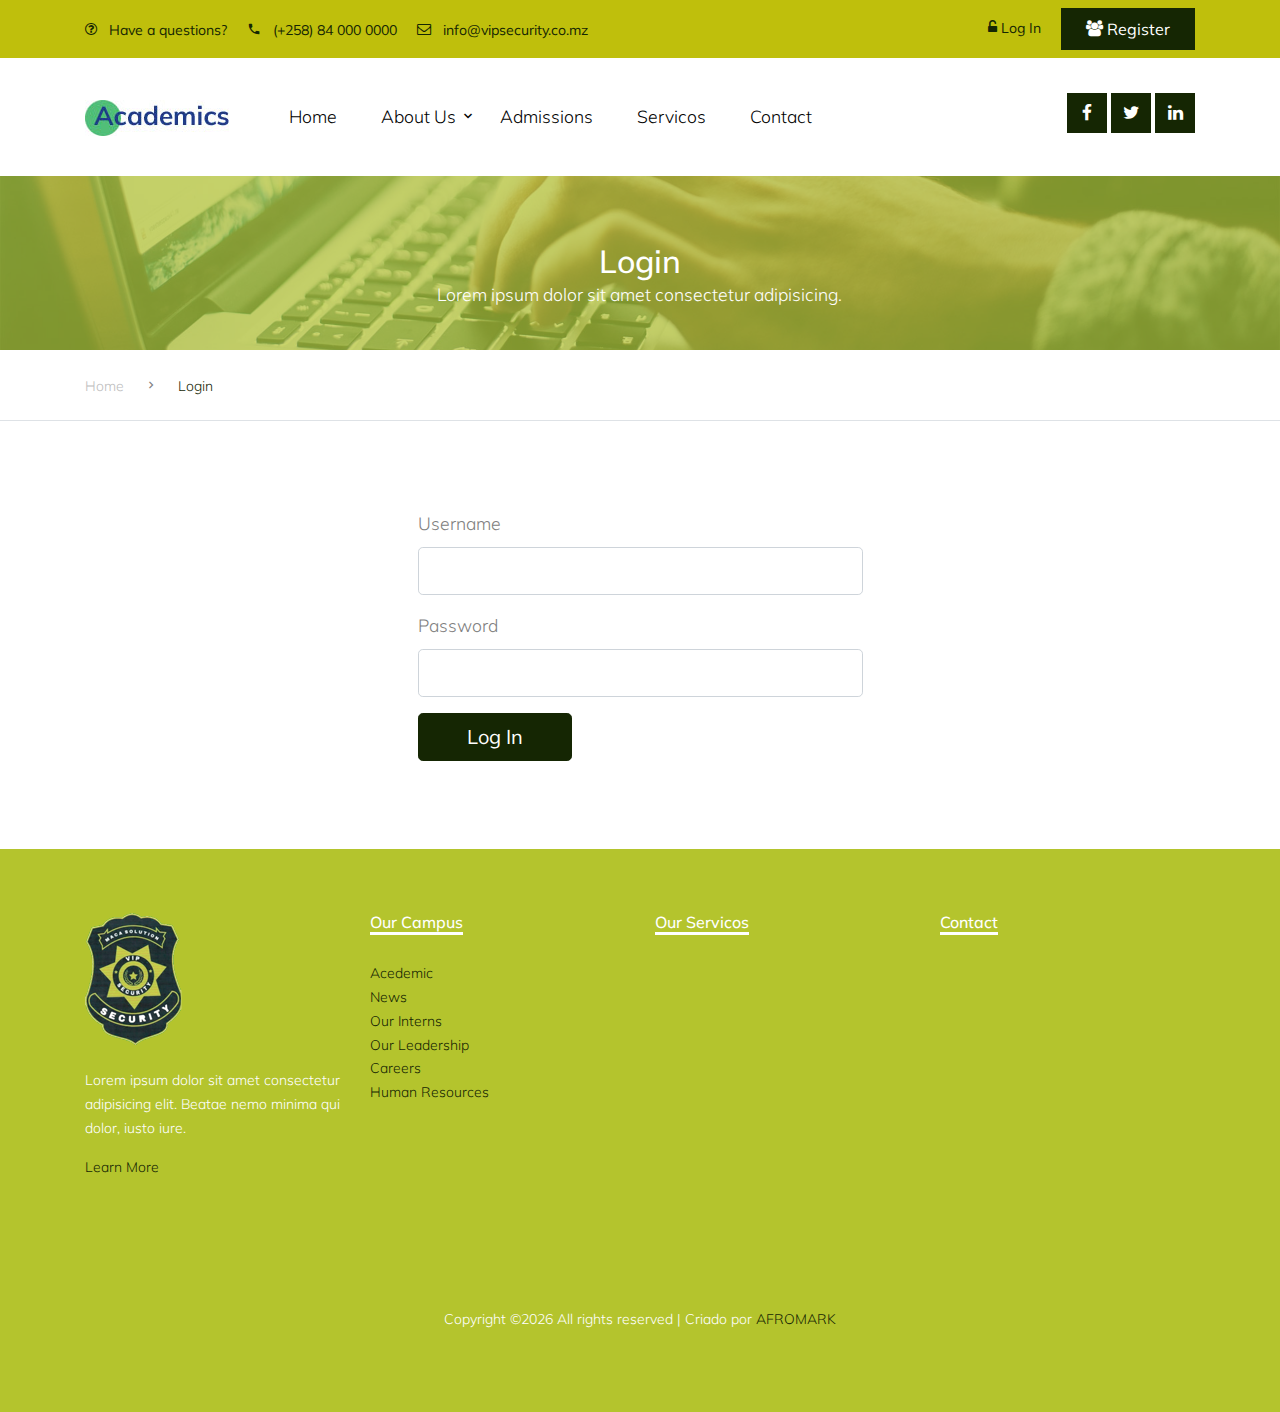
<file: login.html>
<!DOCTYPE html>
<html lang="en">

<head>
  <title>VIP Security &mdash; Segurança Privada</title>
  <meta charset="utf-8">
  <meta name="viewport" content="width=device-width, initial-scale=1, shrink-to-fit=no">


  <link href="https://fonts.googleapis.com/css?family=Muli:300,400,700,900" rel="stylesheet">
  <link rel="stylesheet" href="fonts/icomoon/style.css">

  <link rel="stylesheet" href="css/bootstrap.min.css">
  <link rel="stylesheet" href="css/jquery-ui.css">
  <link rel="stylesheet" href="css/owl.carousel.min.css">
  <link rel="stylesheet" href="css/owl.theme.default.min.css">
  <link rel="stylesheet" href="css/owl.theme.default.min.css">

  <link rel="stylesheet" href="css/jquery.fancybox.min.css">

  <link rel="stylesheet" href="css/bootstrap-datepicker.css">

  <link rel="stylesheet" href="fonts/flaticon/font/flaticon.css">

  <link rel="stylesheet" href="css/aos.css">
  <link href="css/jquery.mb.YTPlayer.min.css" media="all" rel="stylesheet" type="text/css">

  <link rel="stylesheet" href="css/style.css">



</head>

<body data-spy="scroll" data-target=".site-navbar-target" data-offset="300">

  <div class="site-wrap">

    <div class="site-mobile-menu site-navbar-target">
      <div class="site-mobile-menu-header">
        <div class="site-mobile-menu-close mt-3">
          <span class="icon-close2 js-menu-toggle"></span>
        </div>
      </div>
      <div class="site-mobile-menu-body"></div>
    </div>


    <div class="py-2 bg-light">
      <div class="container">
        <div class="row align-items-center">
          <div class="col-lg-9 d-none d-lg-block">
            <a href="#" class="small mr-3"><span class="icon-question-circle-o mr-2"></span> Have a questions?</a> 
            <a href="#" class="small mr-3"><span class="icon-phone2 mr-2"></span> (+258) 84  000 0000</a> 
            <a href="#" class="small mr-3"><span class="icon-envelope-o mr-2"></span> info@vipsecurity.co.mz</a> 
          </div>
          <div class="col-lg-3 text-right">
            <a href="login.html" class="small mr-3"><span class="icon-unlock-alt"></span> Log In</a>
            <a href="register.html" class="small btn btn-primary px-4 py-2 rounded-0"><span class="icon-users"></span> Register</a>
          </div>
        </div>
      </div>
    </div>
    <header class="site-navbar py-4 js-sticky-header site-navbar-target" role="banner">

      <div class="container">
        <div class="d-flex align-items-center">
          <div class="site-logo">
            <a href="index.html" class="d-block">
              <img src="images/logo.jpg" alt="Image" class="img-fluid">
            </a>
          </div>
          <div class="mr-auto">
            <nav class="site-navigation position-relative text-right" role="navigation">
              <ul class="site-menu main-menu js-clone-nav mr-auto d-none d-lg-block">
                <li>
                  <a href="index.html" class="nav-link text-left">Home</a>
                </li>
                <li class="has-children">
                  <a href="about.html" class="nav-link text-left">About Us</a>
                  <ul class="dropdown">
                    <li><a href="teachers.html">Our Teachers</a></li>
                    <li><a href="about.html">Our School</a></li>
                  </ul>
                </li>
                <li>
                  <a href="admissions.html" class="nav-link text-left">Admissions</a>
                </li>
                <li>
                  <a href="servicos.html" class="nav-link text-left">Servicos</a>
                </li>
                <li>
                    <a href="contact.html" class="nav-link text-left">Contact</a>
                  </li>
              </ul>                                                                                                                                                                                                                                                                                          </ul>
            </nav>

          </div>
          <div class="ml-auto">
            <div class="social-wrap">
              <a href="#"><span class="icon-facebook"></span></a>
              <a href="#"><span class="icon-twitter"></span></a>
              <a href="#"><span class="icon-linkedin"></span></a>

              <a href="#" class="d-inline-block d-lg-none site-menu-toggle js-menu-toggle text-black"><span
                class="icon-menu h3"></span></a>
            </div>
          </div>
         
        </div>
      </div>

    </header>

    
    <div class="site-section ftco-subscribe-1 site-blocks-cover pb-4" style="background-image: url('images/bg_1.jpg')">
        <div class="container">
          <div class="row align-items-end justify-content-center text-center">
            <div class="col-lg-7">
              <h2 class="mb-0">Login</h2>
              <p>Lorem ipsum dolor sit amet consectetur adipisicing.</p>
            </div>
          </div>
        </div>
      </div> 
    

    <div class="custom-breadcrumns border-bottom">
      <div class="container">
        <a href="index.html">Home</a>
        <span class="mx-3 icon-keyboard_arrow_right"></span>
        <span class="current">Login</span>
      </div>
    </div>

    <div class="site-section">
        <div class="container">


            <div class="row justify-content-center">
                <div class="col-md-5">
                    <div class="row">
                        <div class="col-md-12 form-group">
                            <label for="username">Username</label>
                            <input type="text" id="username" class="form-control form-control-lg">
                        </div>
                        <div class="col-md-12 form-group">
                            <label for="pword">Password</label>
                            <input type="text" id="pword" class="form-control form-control-lg">
                        </div>
                    </div>
                    <div class="row">
                        <div class="col-12">
                            <input type="submit" value="Log In" class="btn btn-primary btn-lg px-5">
                        </div>
                    </div>
                </div>
            </div>
            

          
        </div>
    </div>

    

    <div class="footer">
      <div class="container">
        <div class="row">
          <div class="col-lg-3">
            <p class="mb-4"><img src="images/logo-vip-100-132.png" alt="Image" class="img-fluid"></p>
            <p>Lorem ipsum dolor sit amet consectetur adipisicing elit. Beatae nemo minima qui dolor, iusto iure.</p>  
            <p><a href="#">Learn More</a></p>
          </div>
          <div class="col-lg-3">
            <h3 class="footer-heading"><span>Our Campus</span></h3>
            <ul class="list-unstyled">
                <li><a href="#">Acedemic</a></li>
                <li><a href="#">News</a></li>
                <li><a href="#">Our Interns</a></li>
                <li><a href="#">Our Leadership</a></li>
                <li><a href="#">Careers</a></li>
                <li><a href="#">Human Resources</a></li>
            </ul>
          </div>
          <div class="col-lg-3">
              <h3 class="footer-heading"><span>Our Servicos</span></h3>
              <!-- <ul class="list-unstyled">
                  <li><a href="#">Math</a></li>
                  <li><a href="#">Science &amp; Engineering</a></li>
                  <li><a href="#">Arts &amp; Humanities</a></li>
                  <li><a href="#">Economics &amp; Finance</a></li>
                  <li><a href="#">Business Administration</a></li>
                  <li><a href="#">Computer Science</a></li>
              </ul> -->
          </div>
          <div class="col-lg-3">
              <h3 class="footer-heading"><span>Contact</span></h3>
              <!-- <ul class="list-unstyled">
                  <li><a href="#">Help Center</a></li>
                  <li><a href="#">Support Community</a></li>
                  <li><a href="#">Press</a></li>
                  <li><a href="#">Share Your Story</a></li>
                  <li><a href="#">Our Supporters</a></li>
              </ul> -->
          </div>
        </div>

        <div class="row">
          <div class="col-12">
            <div class="copyright">
                <p>
                    <!-- Link back to AFROMARK can't be removed. Template is licensed under CC BY 3.0. -->
                    Copyright &copy;<script>document.write(new Date().getFullYear());</script> All rights reserved | Criado por  <a href="https://afromarkdigital.co.mz" target="_blank" >AFROMARK</a>
                    <!-- Link back to AFROMARK can't be removed. Template is licensed under CC BY 3.0. -->
                    </p>
            </div>
          </div>
        </div>
      </div>
    </div>
    

  </div>
  <!-- .site-wrap -->

  <!-- loader -->
  <div id="loader" class="show fullscreen"><svg class="circular" width="48px" height="48px"><circle class="path-bg" cx="24" cy="24" r="22" fill="none" stroke-width="4" stroke="#eeeeee"/><circle class="path" cx="24" cy="24" r="22" fill="none" stroke-width="4" stroke-miterlimit="10" stroke="#152603"/></svg></div>

  <script src="js/jquery-3.3.1.min.js"></script>
  <script src="js/jquery-migrate-3.0.1.min.js"></script>
  <script src="js/jquery-ui.js"></script>
  <script src="js/popper.min.js"></script>
  <script src="js/bootstrap.min.js"></script>
  <script src="js/owl.carousel.min.js"></script>
  <script src="js/jquery.stellar.min.js"></script>
  <script src="js/jquery.countdown.min.js"></script>
  <script src="js/bootstrap-datepicker.min.js"></script>
  <script src="js/jquery.easing.1.3.js"></script>
  <script src="js/aos.js"></script>
  <script src="js/jquery.fancybox.min.js"></script>
  <script src="js/jquery.sticky.js"></script>
  <script src="js/jquery.mb.YTPlayer.min.js"></script>




  <script src="js/main.js"></script>

</body>

</html>
</file>
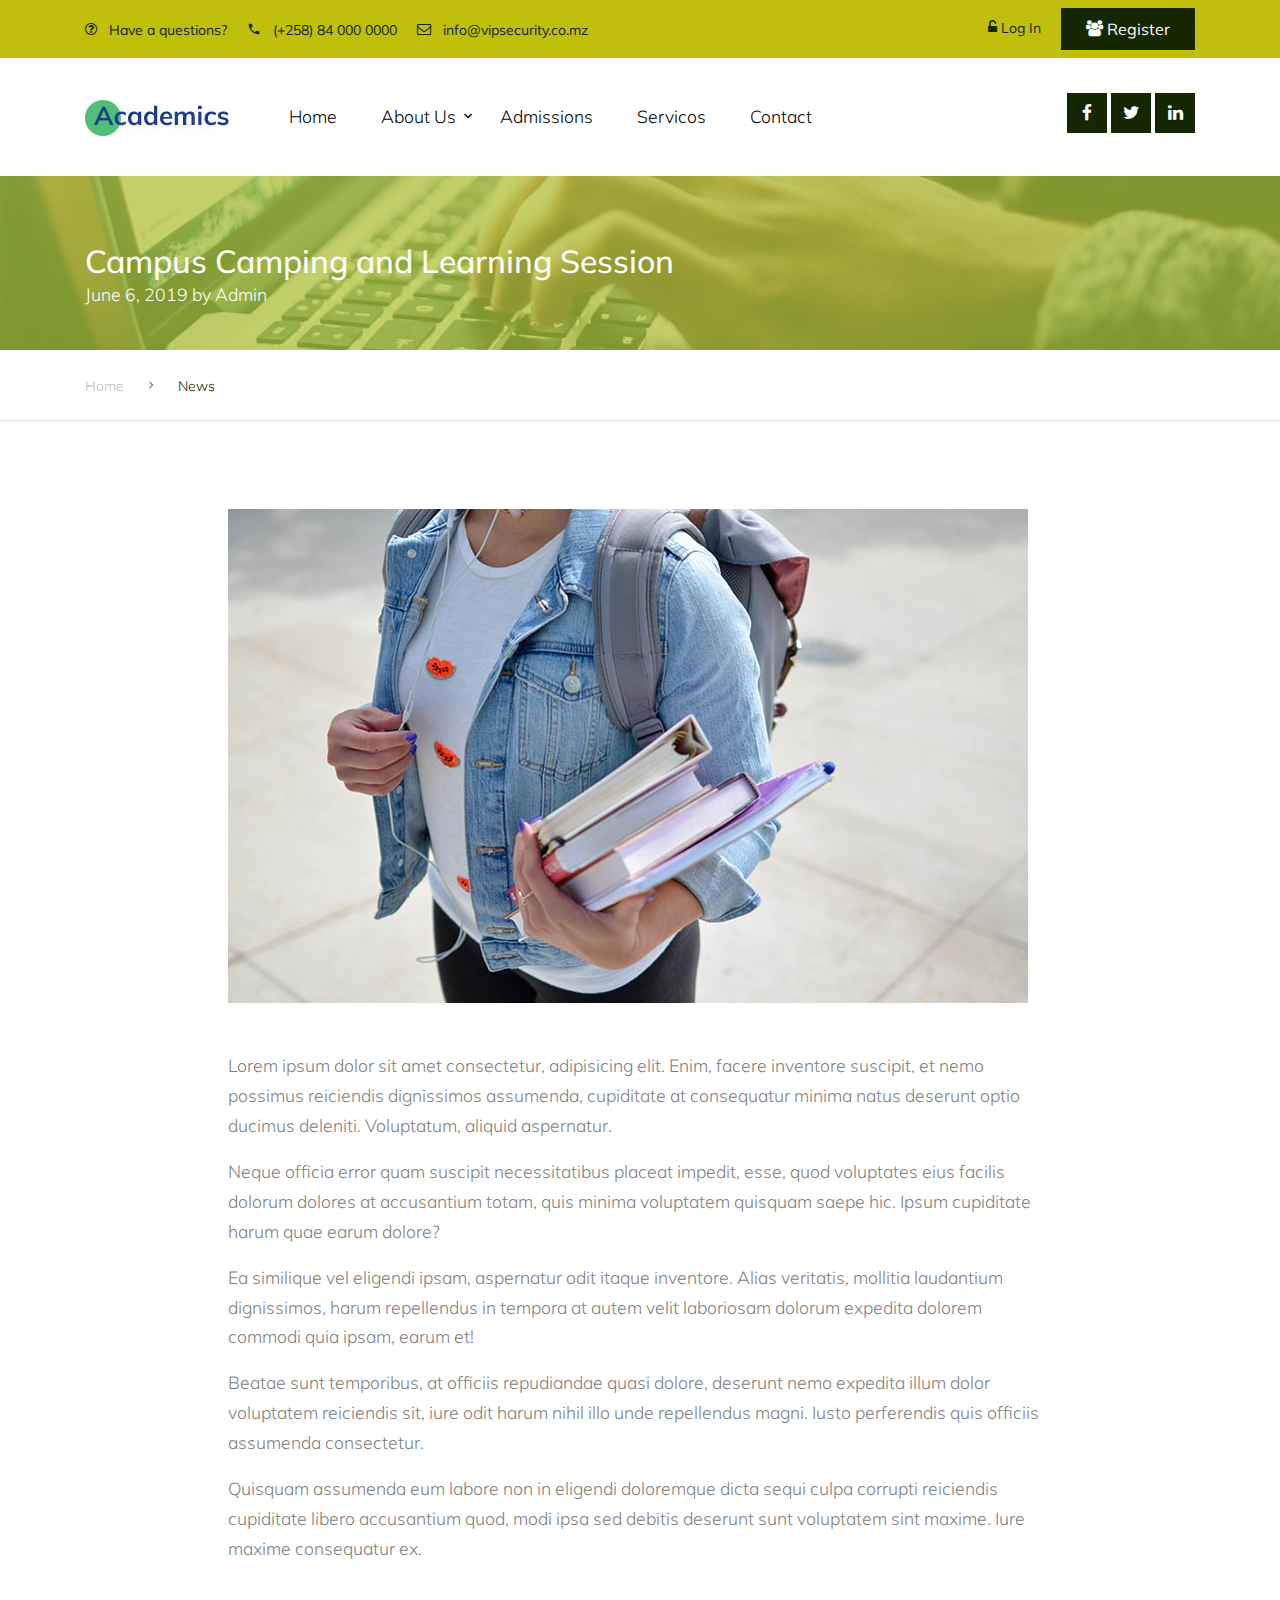
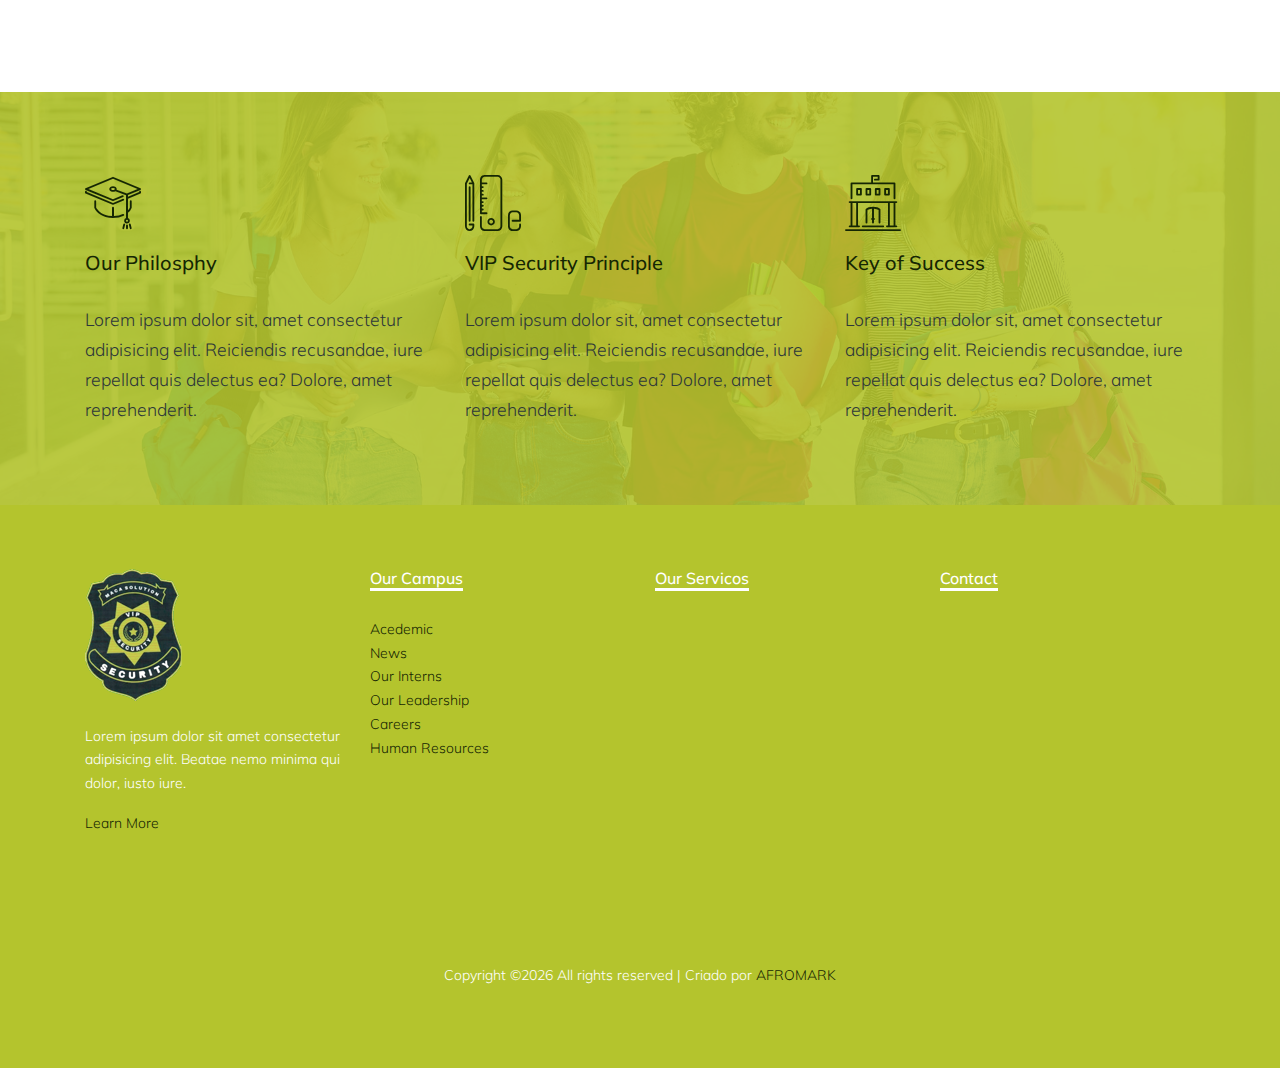
<file: news-single.html>
<!DOCTYPE html>
<html lang="en">

<head>
  <title>VIP Security &mdash; Segurança Privada</title>
  <meta charset="utf-8">
  <meta name="viewport" content="width=device-width, initial-scale=1, shrink-to-fit=no">


  <link href="https://fonts.googleapis.com/css?family=Muli:300,400,700,900" rel="stylesheet">
  <link rel="stylesheet" href="fonts/icomoon/style.css">

  <link rel="stylesheet" href="css/bootstrap.min.css">
  <link rel="stylesheet" href="css/jquery-ui.css">
  <link rel="stylesheet" href="css/owl.carousel.min.css">
  <link rel="stylesheet" href="css/owl.theme.default.min.css">
  <link rel="stylesheet" href="css/owl.theme.default.min.css">

  <link rel="stylesheet" href="css/jquery.fancybox.min.css">

  <link rel="stylesheet" href="css/bootstrap-datepicker.css">

  <link rel="stylesheet" href="fonts/flaticon/font/flaticon.css">

  <link rel="stylesheet" href="css/aos.css">
  <link href="css/jquery.mb.YTPlayer.min.css" media="all" rel="stylesheet" type="text/css">

  <link rel="stylesheet" href="css/style.css">



</head>

<body data-spy="scroll" data-target=".site-navbar-target" data-offset="300">

  <div class="site-wrap">

    <div class="site-mobile-menu site-navbar-target">
      <div class="site-mobile-menu-header">
        <div class="site-mobile-menu-close mt-3">
          <span class="icon-close2 js-menu-toggle"></span>
        </div>
      </div>
      <div class="site-mobile-menu-body"></div>
    </div>


    <div class="py-2 bg-light">
      <div class="container">
        <div class="row align-items-center">
          <div class="col-lg-9 d-none d-lg-block">
            <a href="#" class="small mr-3"><span class="icon-question-circle-o mr-2"></span> Have a questions?</a> 
            <a href="#" class="small mr-3"><span class="icon-phone2 mr-2"></span> (+258) 84  000 0000</a> 
            <a href="#" class="small mr-3"><span class="icon-envelope-o mr-2"></span> info@vipsecurity.co.mz</a> 
          </div>
          <div class="col-lg-3 text-right">
            <a href="login.html" class="small mr-3"><span class="icon-unlock-alt"></span> Log In</a>
            <a href="register.html" class="small btn btn-primary px-4 py-2 rounded-0"><span class="icon-users"></span> Register</a>
          </div>
        </div>
      </div>
    </div>
    <header class="site-navbar py-4 js-sticky-header site-navbar-target" role="banner">

      <div class="container">
        <div class="d-flex align-items-center">
          <div class="site-logo">
            <a href="index.html" class="d-block">
              <img src="images/logo.jpg" alt="Image" class="img-fluid">
            </a>
          </div>
          <div class="mr-auto">
            <nav class="site-navigation position-relative text-right" role="navigation">
              <ul class="site-menu main-menu js-clone-nav mr-auto d-none d-lg-block">
                <li>
                  <a href="index.html" class="nav-link text-left">Home</a>
                </li>
                <li class="has-children">
                  <a href="about.html" class="nav-link text-left">About Us</a>
                  <ul class="dropdown">
                    <li><a href="teachers.html">Our Teachers</a></li>
                    <li><a href="about.html">Our School</a></li>
                  </ul>
                </li>
                <li>
                  <a href="admissions.html" class="nav-link text-left">Admissions</a>
                </li>
                <li>
                  <a href="servicos.html" class="nav-link text-left">Servicos</a>
                </li>
                <li>
                    <a href="contact.html" class="nav-link text-left">Contact</a>
                  </li>
              </ul>                                                                                                                                                                                                                                                                                          </ul>
            </nav>

          </div>
          <div class="ml-auto">
            <div class="social-wrap">
              <a href="#"><span class="icon-facebook"></span></a>
              <a href="#"><span class="icon-twitter"></span></a>
              <a href="#"><span class="icon-linkedin"></span></a>

              <a href="#" class="d-inline-block d-lg-none site-menu-toggle js-menu-toggle text-black"><span
                class="icon-menu h3"></span></a>
            </div>
          </div>
         
        </div>
      </div>

    </header>

    
    <div class="site-section ftco-subscribe-1 site-blocks-cover pb-4" style="background-image: url('images/bg_1.jpg')">
        <div class="container">
          <div class="row align-items-end">
            <div class="col-lg-7">
              <h2 class="mb-0">Campus Camping and Learning Session</h2>
              <p>June 6, 2019 by Admin</p>
            </div>
          </div>
        </div>
      </div> 
    

    <div class="custom-breadcrumns border-bottom">
      <div class="container">
        <a href="index.html">Home</a>
        <span class="mx-3 icon-keyboard_arrow_right"></span>
        <span class="current">News</span>
      </div>
    </div>

    <div class="site-section">
        <div class="container">
            <div class="row justify-content-center">
                <div class="col-md-9 mb-4">
                    <p class="mb-5">
                        <img src="images/course_5.jpg" alt="Image" class="img-fluid">
                    </p>
                    <p>Lorem ipsum dolor sit amet consectetur, adipisicing elit. Enim, facere inventore suscipit, et nemo possimus reiciendis dignissimos assumenda, cupiditate at consequatur minima natus deserunt optio ducimus deleniti. Voluptatum, aliquid aspernatur.</p>
                    <p>Neque officia error quam suscipit necessitatibus placeat impedit, esse, quod voluptates eius facilis dolorum dolores at accusantium totam, quis minima voluptatem quisquam saepe hic. Ipsum cupiditate harum quae earum dolore?</p>
                    <p>Ea similique vel eligendi ipsam, aspernatur odit itaque inventore. Alias veritatis, mollitia laudantium dignissimos, harum repellendus in tempora at autem velit laboriosam dolorum expedita dolorem commodi quia ipsam, earum et!</p>
                    <p>Beatae sunt temporibus, at officiis repudiandae quasi dolore, deserunt nemo expedita illum dolor voluptatem reiciendis sit, iure odit harum nihil illo unde repellendus magni. Iusto perferendis quis officiis assumenda consectetur.</p>
                    <p>Quisquam assumenda eum labore non in eligendi doloremque dicta sequi culpa corrupti reiciendis cupiditate libero accusantium quod, modi ipsa sed debitis deserunt sunt voluptatem sint maxime. Iure maxime consequatur ex.</p>
                </div>
                
            </div>
        </div>
    </div>

    <div class="section-bg style-1" style="background-image: url('images/hero_1.jpg');">
        <div class="container">
          <div class="row">
            <div class="col-lg-4 col-md-6 mb-5 mb-lg-0">
              <span class="icon flaticon-mortarboard"></span>
              <h3>Our Philosphy</h3>
              <p>Lorem ipsum dolor sit, amet consectetur adipisicing elit. Reiciendis recusandae, iure repellat quis delectus ea? Dolore, amet reprehenderit.</p>
            </div>
            <div class="col-lg-4 col-md-6 mb-5 mb-lg-0">
              <span class="icon flaticon-school-material"></span>
              <h3>VIP Security Principle</h3>
              <p>Lorem ipsum dolor sit, amet consectetur adipisicing elit. Reiciendis recusandae, iure repellat quis delectus ea?
                Dolore, amet reprehenderit.</p>
            </div>
            <div class="col-lg-4 col-md-6 mb-5 mb-lg-0">
              <span class="icon flaticon-library"></span>
              <h3>Key of Success</h3>
              <p>Lorem ipsum dolor sit, amet consectetur adipisicing elit. Reiciendis recusandae, iure repellat quis delectus ea?
                Dolore, amet reprehenderit.</p>
            </div>
          </div>
        </div>
      </div>
      

    <div class="footer">
      <div class="container">
        <div class="row">
          <div class="col-lg-3">
            <p class="mb-4"><img src="images/logo-vip-100-132.png" alt="Image" class="img-fluid"></p>
            <p>Lorem ipsum dolor sit amet consectetur adipisicing elit. Beatae nemo minima qui dolor, iusto iure.</p>  
            <p><a href="#">Learn More</a></p>
          </div>
          <div class="col-lg-3">
            <h3 class="footer-heading"><span>Our Campus</span></h3>
            <ul class="list-unstyled">
                <li><a href="#">Acedemic</a></li>
                <li><a href="#">News</a></li>
                <li><a href="#">Our Interns</a></li>
                <li><a href="#">Our Leadership</a></li>
                <li><a href="#">Careers</a></li>
                <li><a href="#">Human Resources</a></li>
            </ul>
          </div>
          <div class="col-lg-3">
              <h3 class="footer-heading"><span>Our Servicos</span></h3>
              <!-- <ul class="list-unstyled">
                  <li><a href="#">Math</a></li>
                  <li><a href="#">Science &amp; Engineering</a></li>
                  <li><a href="#">Arts &amp; Humanities</a></li>
                  <li><a href="#">Economics &amp; Finance</a></li>
                  <li><a href="#">Business Administration</a></li>
                  <li><a href="#">Computer Science</a></li>
              </ul> -->
          </div>
          <div class="col-lg-3">
              <h3 class="footer-heading"><span>Contact</span></h3>
              <!-- <ul class="list-unstyled">
                  <li><a href="#">Help Center</a></li>
                  <li><a href="#">Support Community</a></li>
                  <li><a href="#">Press</a></li>
                  <li><a href="#">Share Your Story</a></li>
                  <li><a href="#">Our Supporters</a></li>
              </ul> -->
          </div>
        </div>

        <div class="row">
          <div class="col-12">
            <div class="copyright">
                <p>
                    <!-- Link back to AFROMARK can't be removed. Template is licensed under CC BY 3.0. -->
                    Copyright &copy;<script>document.write(new Date().getFullYear());</script> All rights reserved | Criado por  <a href="https://afromarkdigital.co.mz" target="_blank" >AFROMARK</a>
                    <!-- Link back to AFROMARK can't be removed. Template is licensed under CC BY 3.0. -->
                    </p>
            </div>
          </div>
        </div>
      </div>
    </div>
    

  </div>
  <!-- .site-wrap -->

  <!-- loader -->
  <div id="loader" class="show fullscreen"><svg class="circular" width="48px" height="48px"><circle class="path-bg" cx="24" cy="24" r="22" fill="none" stroke-width="4" stroke="#eeeeee"/><circle class="path" cx="24" cy="24" r="22" fill="none" stroke-width="4" stroke-miterlimit="10" stroke="#152603"/></svg></div>

  <script src="js/jquery-3.3.1.min.js"></script>
  <script src="js/jquery-migrate-3.0.1.min.js"></script>
  <script src="js/jquery-ui.js"></script>
  <script src="js/popper.min.js"></script>
  <script src="js/bootstrap.min.js"></script>
  <script src="js/owl.carousel.min.js"></script>
  <script src="js/jquery.stellar.min.js"></script>
  <script src="js/jquery.countdown.min.js"></script>
  <script src="js/bootstrap-datepicker.min.js"></script>
  <script src="js/jquery.easing.1.3.js"></script>
  <script src="js/aos.js"></script>
  <script src="js/jquery.fancybox.min.js"></script>
  <script src="js/jquery.sticky.js"></script>
  <script src="js/jquery.mb.YTPlayer.min.js"></script>




  <script src="js/main.js"></script>

</body>

</html>
</file>
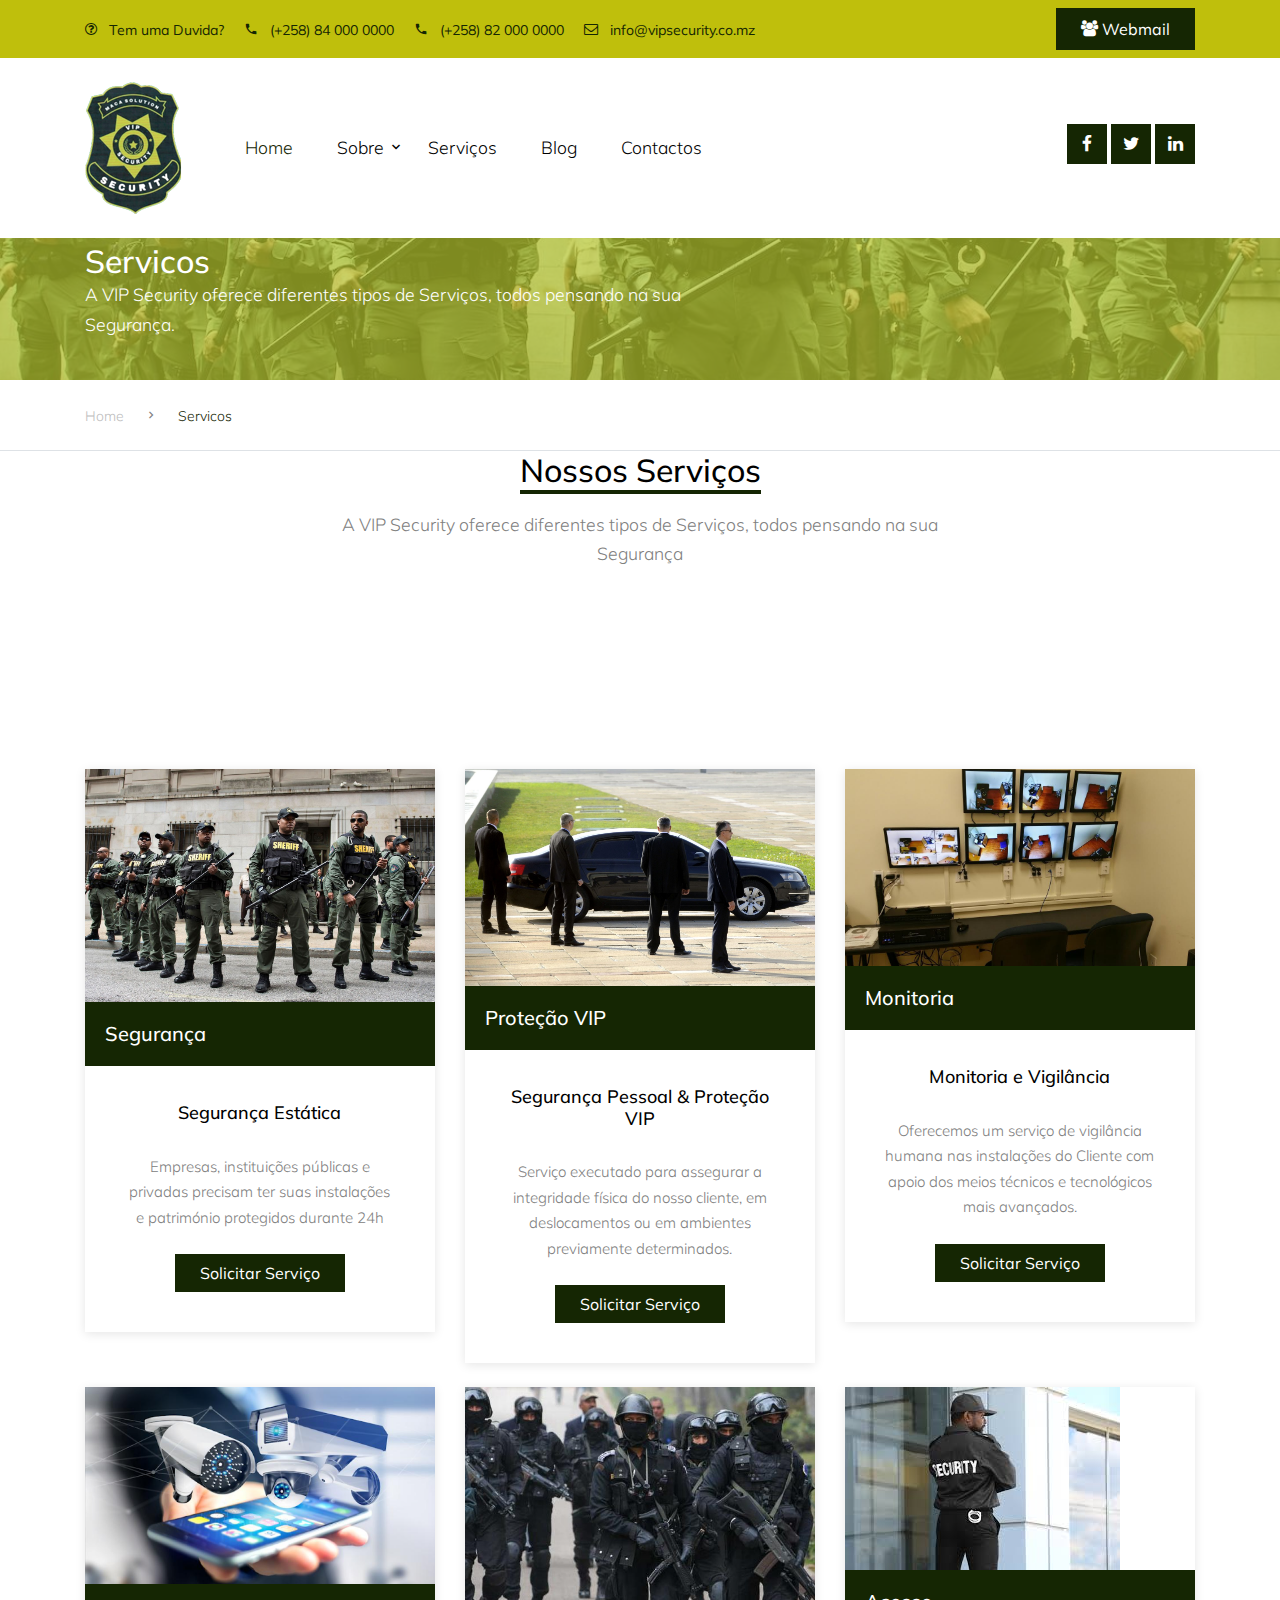
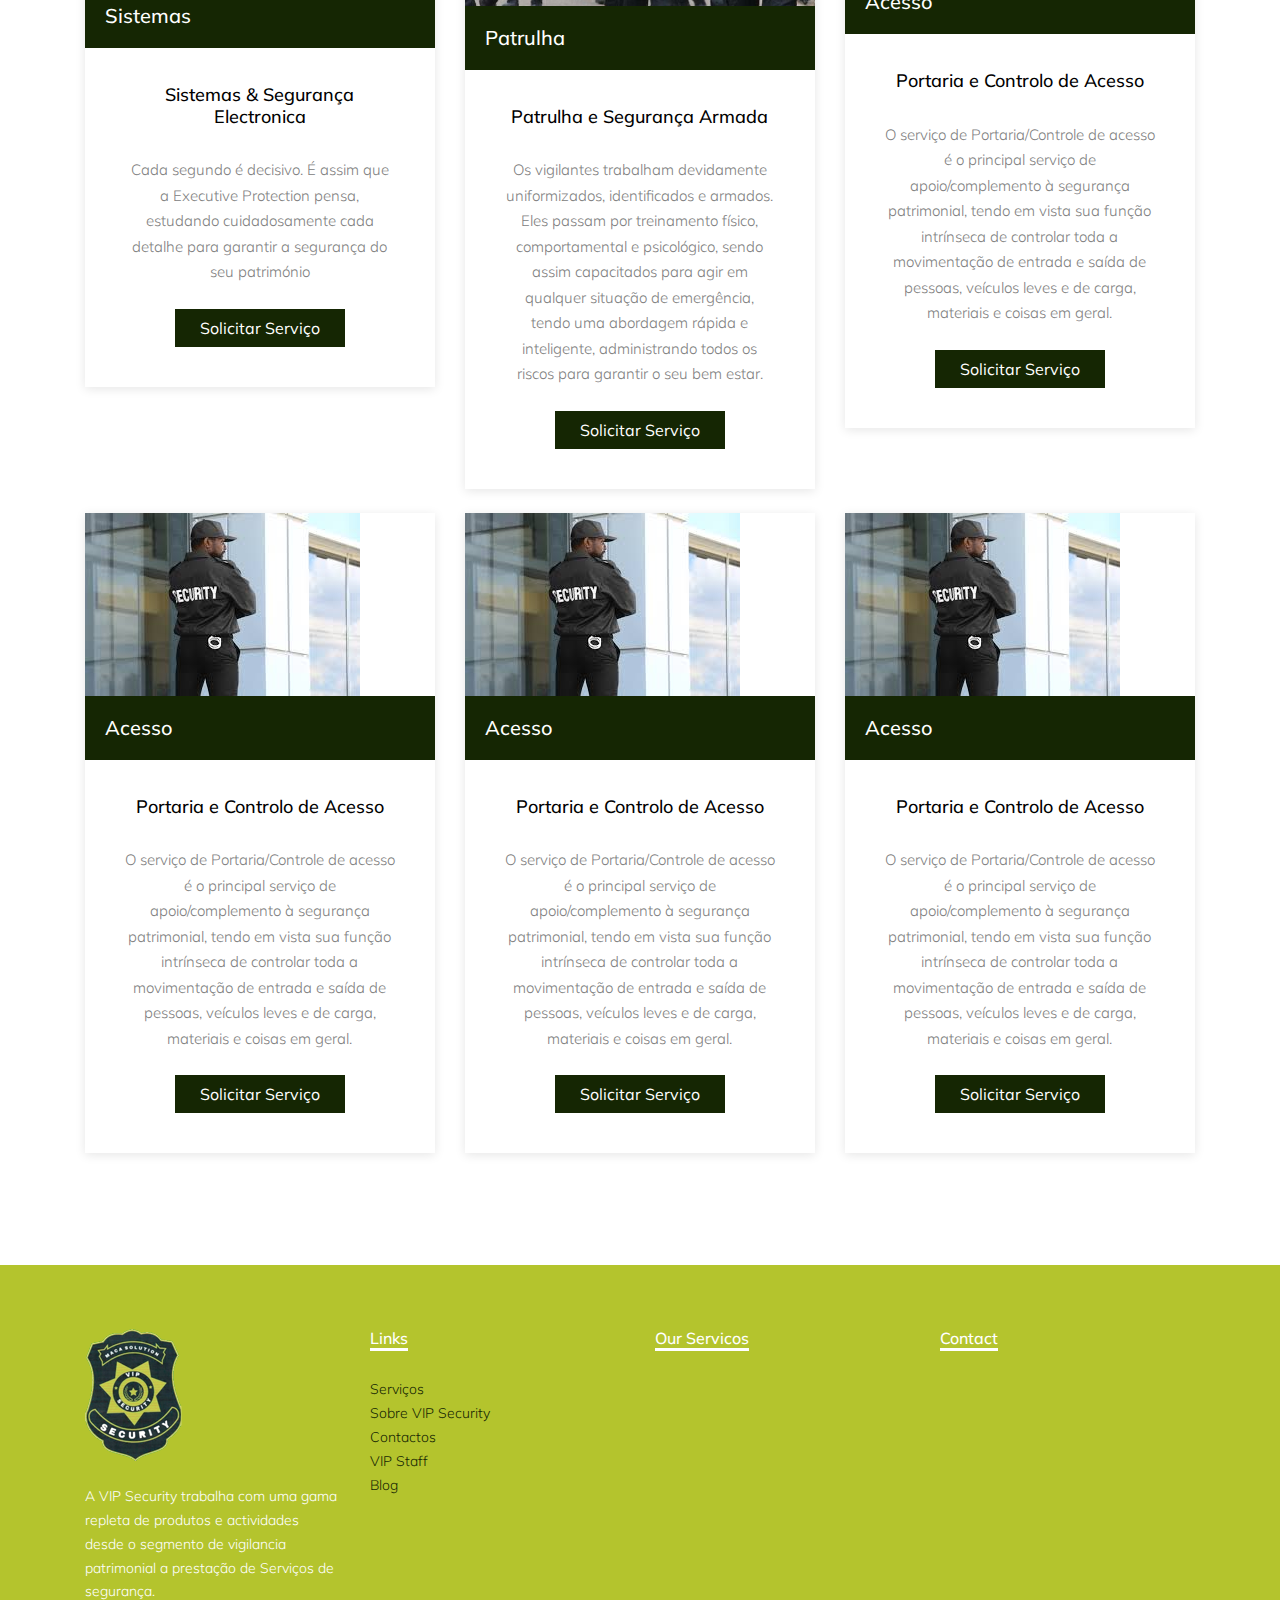
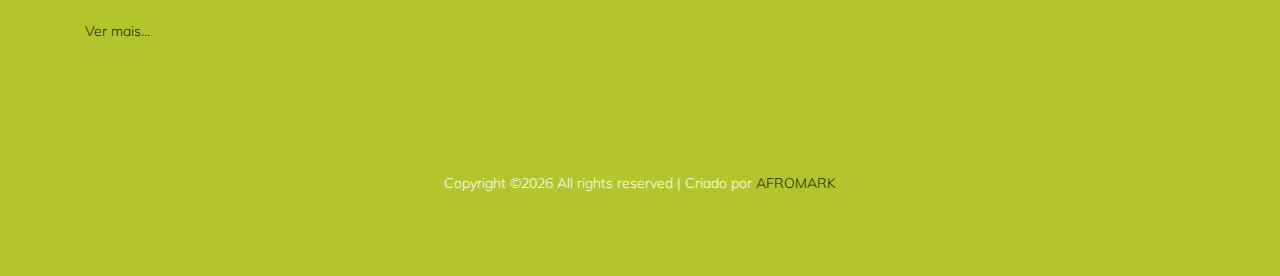
<file: servicos.html>
<!DOCTYPE html>
<html lang="en">

<head>
  <title>VIP Security &mdash; Segurança Privada</title>
  <meta charset="utf-8">
  <meta name="viewport" content="width=device-width, initial-scale=1, shrink-to-fit=no">


  <link href="https://fonts.googleapis.com/css?family=Muli:300,400,700,900" rel="stylesheet">
  <link rel="stylesheet" href="fonts/icomoon/style.css">

  <link rel="stylesheet" href="css/bootstrap.min.css">
  <link rel="stylesheet" href="css/jquery-ui.css">
  <link rel="stylesheet" href="css/owl.carousel.min.css">
  <link rel="stylesheet" href="css/owl.theme.default.min.css">
  <link rel="stylesheet" href="css/owl.theme.default.min.css">

  <link rel="stylesheet" href="css/jquery.fancybox.min.css">

  <link rel="stylesheet" href="css/bootstrap-datepicker.css">

  <link rel="stylesheet" href="fonts/flaticon/font/flaticon.css">

  <link rel="stylesheet" href="css/aos.css">
  <link href="css/jquery.mb.YTPlayer.min.css" media="all" rel="stylesheet" type="text/css">

  <link rel="stylesheet" href="css/style.css">



</head>

<body data-spy="scroll" data-target=".site-navbar-target" data-offset="300">

  <div class="site-wrap">

    <div class="site-mobile-menu site-navbar-target">
      <div class="site-mobile-menu-header">
        <div class="site-mobile-menu-close mt-3">
          <span class="icon-close2 js-menu-toggle"></span>
        </div>
      </div>
      <div class="site-mobile-menu-body"></div>
    </div>


    <div class="py-2 bg-light">
      <div class="container">
        <div class="row align-items-center">
          <div class="col-lg-9 d-none d-lg-block">
            <a href="contact.html" class="small mr-3"><span class="icon-question-circle-o mr-2"></span> Tem uma Duvida?</a> 
            <a href="#" class="small mr-3"><span class="icon-phone2 mr-2"></span> (+258) 84  000 0000</a>
            <a href="#" class="small mr-3"><span class="icon-phone2 mr-2"></span> (+258) 82  000 0000</a>
            <a href="#" class="small mr-3"><span class="icon-envelope-o mr-2"></span> info@vipsecurity.co.mz</a> 
          </div>
          <div class="col-lg-3 text-right">
            <!-- <a href="login.html" class="small mr-3"><span class="icon-unlock-alt"></span> Log In</a> -->
            <a href="" class="small btn btn-primary px-4 py-2 rounded-0"><span class="icon-users"></span> Webmail</a>
          </div>
        </div>
      </div>
    </div>
    <header class="site-navbar py-4 js-sticky-header site-navbar-target" role="banner">

      <div class="container">
        <div class="d-flex align-items-center">
          <div class="site-logo">
            <a href="index.html" class="d-block">
              <img src="images/logo-vip-100-132.png" alt="Image" class="img-fluid">
            </a>
          </div>
          <div class="mr-auto">
            <nav class="site-navigation position-relative text-right" role="navigation">
              <ul class="site-menu main-menu js-clone-nav mr-auto d-none d-lg-block">
                <li class="active">
                  <a href="index.html" class="nav-link text-left">Home</a>
                </li>
                <li class="has-children">
                  <a href="#" class="nav-link text-left">Sobre</a>
                  <ul class="dropdown">
                   
                    <li><a href="about.html">VIP Security</a></li>
                    <li><a href="equipe.html">Staff</a></li>
                  </ul>
                </li>
                <li>
                  <a href="servicos.html" class="nav-link text-left">Serviços</a>
                </li>
                <li>
                  <a href="" class="nav-link text-left">Blog</a>
                </li>
                
                <li>
                    <a href="contact.html" class="nav-link text-left">Contactos</a>
                  </li>
              </ul>                                                                                                                                                                                                                                                                                          </ul>
            </nav>

          </div>
          <div class="ml-auto">
            <div class="social-wrap">
              <a href="#"><span class="icon-facebook"></span></a>
              <a href="#"><span class="icon-twitter"></span></a>
              <a href="#"><span class="icon-linkedin"></span></a>

              <a href="#" class="d-inline-block d-lg-none site-menu-toggle js-menu-toggle text-black"><span
                class="icon-menu h3"></span></a>
            </div>
          </div>
         
        </div>
      </div>

    </header>

    
    <div class="site-section ftco-subscribe-1 site-blocks-cover pb-4" style="background-image: url('images/GettyImages-542426432-1.jpg')">
        <div class="container">
          <div class="row align-items-end">
            <div class="col-lg-7">
              <h2 class="mb-0">Servicos</h2>
              <p>A VIP Security oferece diferentes tipos de Serviços, todos pensando na sua Segurança.</p>
            </div>
          </div>
        </div>
      </div> 
    

    <div class="custom-breadcrumns border-bottom">
      <div class="container">
        <a href="index.html">Home</a>
        <span class="mx-3 icon-keyboard_arrow_right"></span>
        <span class="current">Servicos</span>
      </div>
    </div>
    <div class="row mb-5 justify-content-center text-center">
      <div class="col-lg-6 mb-5">
        <h2 class="section-title-underline mb-3">
          <span>Nossos Serviços</span>
        </h2>
        <p>A VIP Security oferece diferentes tipos de Serviços, todos pensando na sua Segurança</p>
      </div>
    </div>
    <div class="site-section">
        <div class="container">
            <div class="row">
                <div class="col-lg-4 col-md-6 mb-4">
                    <div class="course-1-item">
                        <figure class="thumnail">
                        <a href="course-single.html"><img src="images/GettyImages-542426432-1.jpg" alt="Image" class="img-fluid"></a>
                        
                        <div class="category"><h3>Segurança</h3></div>  
                        </figure>
                        <div class="course-1-content pb-4">
                        <h2>Segurança Estática</h2>
                        
                        <p class="desc mb-4">Empresas, instituições públicas e privadas precisam ter suas instalações e património protegidos durante 24h</p>
                        <p><a href="course-single.html" class="btn btn-primary rounded-0 px-4">Solicitar Serviço</a></p>
                        </div>
                    </div>
                </div>

                <div class="col-lg-4 col-md-6 mb-4">
                    <div class="course-1-item">
                        <figure class="thumnail">
                                <a href="course-single.html"><img src="images/vip.jpg" alt="Image" class="img-fluid"></a>
                    
                        <div class="category"><h3>Proteção VIP</h3></div>  
                        </figure>
                        <div class="course-1-content pb-4">
                        <h2>Segurança Pessoal & Proteção VIP</h2>
                        
                        <p class="desc mb-4">Serviço executado para assegurar a integridade física do nosso cliente, em deslocamentos ou em ambientes previamente determinados.</p>
                        <p><a href="course-single.html" class="btn btn-primary rounded-0 px-4">Solicitar Serviço</a></p>
                        </div>
                    </div>
                </div>

                <div class="col-lg-4 col-md-6 mb-4">
                    <div class="course-1-item">
                        <figure class="thumnail">
                                <a href="course-single.html"><img src="images/cctv.jpg" alt="Image" class="img-fluid"></a>
                      
                        <div class="category"><h3>Monitoria</h3></div>  
                        </figure>
                        <div class="course-1-content pb-4">
                        <h2>Monitoria e Vigilância</h2>
                        
                        <p class="desc mb-4">Oferecemos um serviço de vigilância humana nas instalações do Cliente com apoio dos meios técnicos e tecnológicos mais avançados.</p>
                        <p><a href="course-single.html" class="btn btn-primary rounded-0 px-4">Solicitar Serviço</a></p>
                        </div>
                    </div>
                </div>


                <div class="col-lg-4 col-md-6 mb-4">
                    <div class="course-1-item">
                        <figure class="thumnail">
                                <a href="course-single.html"><img src="images/system.png" alt="Image" class="img-fluid"></a>
                        
                        <div class="category"><h3>Sistemas</h3></div>  
                        </figure>
                        <div class="course-1-content pb-4">
                        <h2>Sistemas & Segurança Electronica</h2>
                        
                        <p class="desc mb-4">Cada segundo é decisivo. É assim que a Executive Protection pensa, estudando cuidadosamente cada detalhe para garantir a segurança do seu património</p>
                        <p><a href="course-single.html" class="btn btn-primary rounded-0 px-4">Solicitar Serviço</a></p>
                        </div>
                    </div>
                </div>

                <div class="col-lg-4 col-md-6 mb-4">
                    <div class="course-1-item">
                        <figure class="thumnail">
                                <a href="course-single.html"><img src="images/patrulha.png" alt="Image" class="img-fluid"></a>
                      
                        <div class="category"><h3>Patrulha</h3></div>  
                        </figure>
                        <div class="course-1-content pb-4">
                        <h2>Patrulha e Segurança Armada</h2>
                        
                        <p class="desc mb-4">Os vigilantes trabalham devidamente uniformizados, identificados e armados. Eles passam por treinamento físico, comportamental e psicológico, sendo assim capacitados para agir em qualquer situação de emergência, tendo uma abordagem rápida e inteligente, administrando todos os riscos para garantir o seu bem estar.</p>
                        <p><a href="course-single.html" class="btn btn-primary rounded-0 px-4">Solicitar Serviço</a></p>
                        </div>
                    </div>
                </div>

                <div class="col-lg-4 col-md-6 mb-4">
                    <div class="course-1-item">
                        <figure class="thumnail">
                                <a href="course-single.html"><img src="images/acesso.jpg" alt="Image" class="img-fluid"></a>
                        
                        <div class="category"><h3>Acesso</h3></div>  
                        </figure>
                        <div class="course-1-content pb-4">
                        <h2>Portaria e Controlo de Acesso</h2>
                        
                        <p class="desc mb-4">O serviço de Portaria/Controle de acesso é o principal serviço de apoio/complemento à segurança patrimonial, tendo em vista sua função intrínseca de controlar toda a movimentação de entrada e saída de pessoas, veículos leves e de carga, materiais e coisas em geral.</p>
                        <p><a href="course-single.html" class="btn btn-primary rounded-0 px-4">Solicitar Serviço</a></p>
                        </div>
                    </div>
                </div>

                <div class="col-lg-4 col-md-6 mb-4">
                  <div class="course-1-item">
                      <figure class="thumnail">
                              <a href="course-single.html"><img src="images/acesso.jpg" alt="Image" class="img-fluid"></a>
                     
                      <div class="category"><h3>Acesso</h3></div>  
                      </figure>
                      <div class="course-1-content pb-4">
                      <h2>Portaria e Controlo de Acesso</h2>
                      
                      <p class="desc mb-4">O serviço de Portaria/Controle de acesso é o principal serviço de apoio/complemento à segurança patrimonial, tendo em vista sua função intrínseca de controlar toda a movimentação de entrada e saída de pessoas, veículos leves e de carga, materiais e coisas em geral.</p>
                      <p><a href="course-single.html" class="btn btn-primary rounded-0 px-4">Solicitar Serviço</a></p>
                      </div>
                  </div>
              </div>
              <div class="col-lg-4 col-md-6 mb-4">
                <div class="course-1-item">
                    <figure class="thumnail">
                            <a href="course-single.html"><img src="images/acesso.jpg" alt="Image" class="img-fluid"></a>
                    
                    <div class="category"><h3>Acesso</h3></div>  
                    </figure>
                    <div class="course-1-content pb-4">
                    <h2>Portaria e Controlo de Acesso</h2>
                    
                    <p class="desc mb-4">O serviço de Portaria/Controle de acesso é o principal serviço de apoio/complemento à segurança patrimonial, tendo em vista sua função intrínseca de controlar toda a movimentação de entrada e saída de pessoas, veículos leves e de carga, materiais e coisas em geral.</p>
                    <p><a href="course-single.html" class="btn btn-primary rounded-0 px-4">Solicitar Serviço</a></p>
                    </div>
                </div>
            </div>
            <div class="col-lg-4 col-md-6 mb-4">
              <div class="course-1-item">
                  <figure class="thumnail">
                          <a href="course-single.html"><img src="images/acesso.jpg" alt="Image" class="img-fluid"></a>
                  
                  <div class="category"><h3>Acesso</h3></div>  
                  </figure>
                  <div class="course-1-content pb-4">
                  <h2>Portaria e Controlo de Acesso</h2>
                  
                  <p class="desc mb-4">O serviço de Portaria/Controle de acesso é o principal serviço de apoio/complemento à segurança patrimonial, tendo em vista sua função intrínseca de controlar toda a movimentação de entrada e saída de pessoas, veículos leves e de carga, materiais e coisas em geral.</p>
                  <p><a href="course-single.html" class="btn btn-primary rounded-0 px-4">Solicitar Serviço</a></p>
                  </div>
              </div>
          </div>

            </div>
        </div>
    </div>

    <!-- <div class="section-bg style-1" style="background-image: url('images/hero_1.jpg');">
        <div class="container">
          <div class="row">
            <div class="col-lg-4 col-md-6 mb-5 mb-lg-0">
              <span class="icon flaticon-mortarboard"></span>
              <h3>Our Philosphy</h3>
              <p>Lorem ipsum dolor sit, amet consectetur adipisicing elit. Reiciendis recusandae, iure repellat quis delectus ea? Dolore, amet reprehenderit.</p>
            </div>
            <div class="col-lg-4 col-md-6 mb-5 mb-lg-0">
              <span class="icon flaticon-school-material"></span>
              <h3>VIP Security Principle</h3>
              <p>Lorem ipsum dolor sit, amet consectetur adipisicing elit. Reiciendis recusandae, iure repellat quis delectus ea?
                Dolore, amet reprehenderit.</p>
            </div>
            <div class="col-lg-4 col-md-6 mb-5 mb-lg-0">
              <span class="icon flaticon-library"></span>
              <h3>Key of Success</h3>
              <p>Lorem ipsum dolor sit, amet consectetur adipisicing elit. Reiciendis recusandae, iure repellat quis delectus ea?
                Dolore, amet reprehenderit.</p>
            </div>
          </div>
        </div>
      </div> -->
      

    <div class="footer">
      <div class="container">
        <div class="row">
          <div class="col-lg-3">
            <p class="mb-4"><img src="images/logo-vip-100-132.png" alt="Image" class="img-fluid"></p>
            <p>A VIP Security trabalha com uma gama repleta de produtos e actividades desde o segmento de vigilancia patrimonial a prestação de Serviços de segurança.</p>  
            <p><a href="#">Ver mais...</a></p>
          </div>
          <div class="col-lg-3">
            <h3 class="footer-heading"><span>Links</span></h3>
            <ul class="list-unstyled">
              <li><a href="#">Serviços</a></li>
              <li><a href="#">Sobre VIP Security</a></li>
              <li><a href="#">Contactos</a></li>
              <li><a href="#">VIP Staff</a></li>
              <li><a href="#">Blog</a></li>
            </ul>
          </div>
          <div class="col-lg-3">
              <h3 class="footer-heading"><span>Our Servicos</span></h3>
              <!-- <ul class="list-unstyled">
                  <li><a href="#">Math</a></li>
                  <li><a href="#">Science &amp; Engineering</a></li>
                  <li><a href="#">Arts &amp; Humanities</a></li>
                  <li><a href="#">Economics &amp; Finance</a></li>
                  <li><a href="#">Business Administration</a></li>
                  <li><a href="#">Computer Science</a></li>
              </ul> -->
          </div>
          <div class="col-lg-3">
              <h3 class="footer-heading"><span>Contact</span></h3>
              <!-- <ul class="list-unstyled">
                  <li><a href="#">Help Center</a></li>
                  <li><a href="#">Support Community</a></li>
                  <li><a href="#">Press</a></li>
                  <li><a href="#">Share Your Story</a></li>
                  <li><a href="#">Our Supporters</a></li>
              </ul> -->
          </div>
        </div>

        <div class="row">
          <div class="col-12">
            <div class="copyright">
                <p>
                    <!-- Link back to AFROMARK can't be removed. Template is licensed under CC BY 3.0. -->
                    Copyright &copy;<script>document.write(new Date().getFullYear());</script> All rights reserved | Criado por  <a href="https://afromarkdigital.co.mz" target="_blank" >AFROMARK</a>
                    <!-- Link back to AFROMARK can't be removed. Template is licensed under CC BY 3.0. -->
                    </p>
            </div>
          </div>
        </div>
      </div>
    </div>
    

  </div>
  <!-- .site-wrap -->

  <!-- loader -->
  <div id="loader" class="show fullscreen"><svg class="circular" width="48px" height="48px"><circle class="path-bg" cx="24" cy="24" r="22" fill="none" stroke-width="4" stroke="#eeeeee"/><circle class="path" cx="24" cy="24" r="22" fill="none" stroke-width="4" stroke-miterlimit="10" stroke="#152603"/></svg></div>

  <script src="js/jquery-3.3.1.min.js"></script>
  <script src="js/jquery-migrate-3.0.1.min.js"></script>
  <script src="js/jquery-ui.js"></script>
  <script src="js/popper.min.js"></script>
  <script src="js/bootstrap.min.js"></script>
  <script src="js/owl.carousel.min.js"></script>
  <script src="js/jquery.stellar.min.js"></script>
  <script src="js/jquery.countdown.min.js"></script>
  <script src="js/bootstrap-datepicker.min.js"></script>
  <script src="js/jquery.easing.1.3.js"></script>
  <script src="js/aos.js"></script>
  <script src="js/jquery.fancybox.min.js"></script>
  <script src="js/jquery.sticky.js"></script>
  <script src="js/jquery.mb.YTPlayer.min.js"></script>




  <script src="js/main.js"></script>

</body>

</html>
</file>
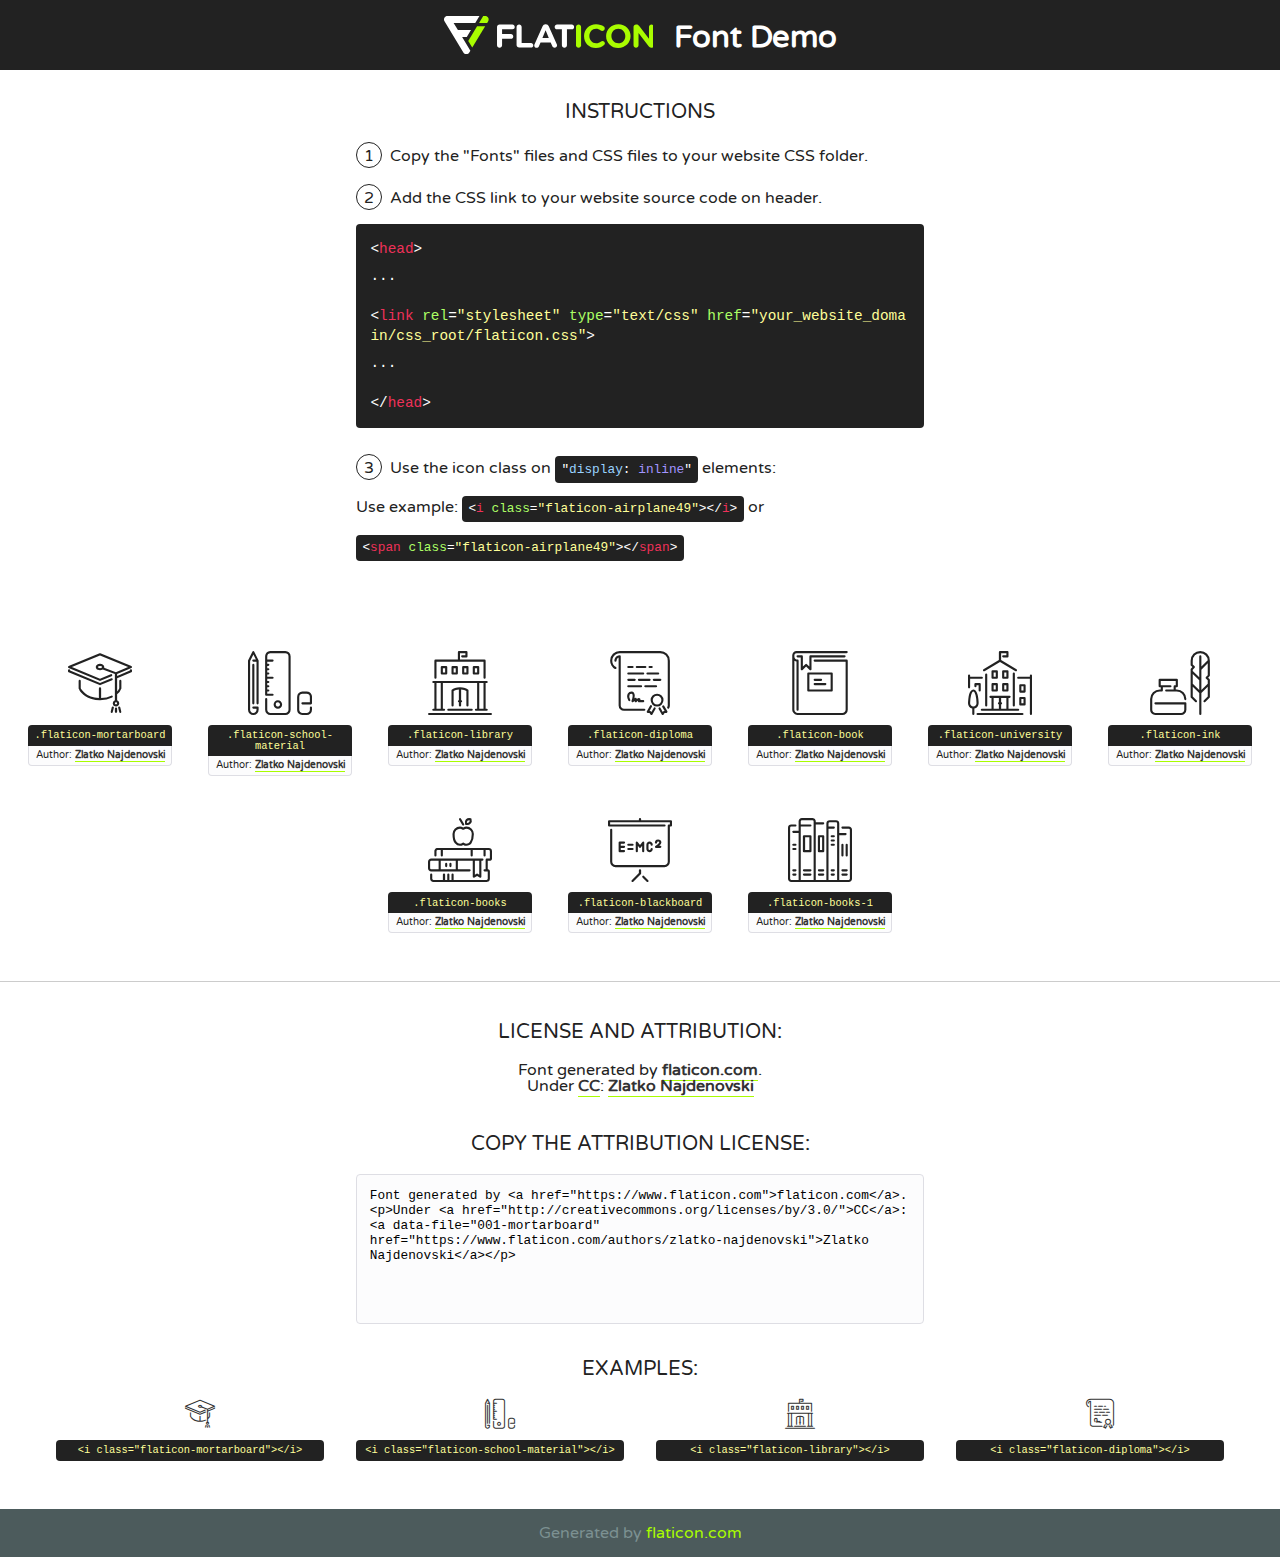
<file: fonts/flaticon/font/flaticon.html>
<!DOCTYPE html>
<!--
  Flaticon icon font: Flaticon
  Creation date: 07/06/2019 04:13
-->
<html>
<!DOCTYPE html>
<html>

<head>
    <title>Flaticon WebFont</title>
    <link href="http://fonts.googleapis.com/css?family=Varela+Round" rel="stylesheet" type="text/css" />
    <link rel="stylesheet" type="text/css" href="flaticon.css">
    <meta charset="UTF-8">
    <style>
    html, body, div, span, applet, object, iframe,
    h1, h2, h3, h4, h5, h6, p, blockquote, pre,
    a, abbr, acronym, address, big, cite, code,
    del, dfn, em, img, ins, kbd, q, s, samp,
    small, strike, strong, sub, sup, tt, var,
    b, u, i, center,
    dl, dt, dd, ol, ul, li,
    fieldset, form, label, legend,
    table, caption, tbody, tfoot, thead, tr, th, td,
    article, aside, canvas, details, embed, 
    figure, figcaption, footer, header, hgroup, 
    menu, nav, output, ruby, section, summary,
    time, mark, audio, video {
        margin: 0;
        padding: 0;
        border: 0;
        font-size: 100%;
        font: inherit;
        vertical-align: baseline;
    }
    /* HTML5 display-role reset for older browsers */
    article, aside, details, figcaption, figure, 
    footer, header, hgroup, menu, nav, section {
        display: block;
    }
    body {
        line-height: 1;
    }
    ol, ul {
        list-style: none;
    }
    blockquote, q {
        quotes: none;
    }
    blockquote:before, blockquote:after,
    q:before, q:after {
        content: '';
        content: none;
    }
    table {
        border-collapse: collapse;
        border-spacing: 0;
    }
    body {
        font-family: 'Varela Round', Helvetica, Arial, sans-serif;
        font-size: 16px;
        color: #222;
    }
    a {
        color: #333;
        border-bottom: 1px solid #a9fd00;
        font-weight: bold;
        text-decoration: none;
    }
    * {
        -moz-box-sizing: border-box;
        -webkit-box-sizing: border-box;
        box-sizing: border-box;
        margin: 0;
        padding: 0;
    }
    [class^="flaticon-"]:before, [class*=" flaticon-"]:before, [class^="flaticon-"]:after, [class*=" flaticon-"]:after {
        font-family: Flaticon;
        font-size: 30px;
        font-style: normal;
        margin-left: 20px;
        color: #333;
    }
    .wrapper {
        max-width: 600px;
        margin: auto;
        padding: 0 1em;
    }
    .title {
        font-size: 1.25em;
        text-align: center;
        margin-bottom: 1em;
        text-transform: uppercase;
    }
    header {
        text-align: center;
        background-color: #222;
        color: #fff;
        padding: 1em;
    }
    header .logo {
        width: 210px;
        height: 38px;
        display: inline-block;
        vertical-align: middle;
        margin-right: 1em;
        border: none;
    }
    header strong {
        font-size: 1.95em;
        font-weight: bold;
        vertical-align: middle;
        margin-top: 5px;
        display: inline-block;
    }
    .demo {
        margin: 2em auto;
        line-height: 1.25em;
    }
    .demo ul li {
        margin-bottom: 1em;
    }
    .demo ul li .num {
        color: #222;
        border-radius: 20px;
        display: inline-block;
        width: 26px;
        padding: 3px;
        height: 26px;
        text-align: center;
        margin-right: 0.5em;
        border: 1px solid #222;
    }
    .demo ul li code {
        background-color: #222;
        border-radius: 4px;
        padding: 0.25em 0.5em;
        display: inline-block;
        color: #fff;
        font-family: Consolas,Monaco,Lucida Console,Liberation Mono,DejaVu Sans Mono,Bitstream Vera Sans Mono,Courier New, monospace;
        font-weight: lighter;
        margin-top: 1em;
        font-size: 0.8em;
        word-break: break-all;
    }
    .demo ul li code.big {
        padding: 1em;
        font-size: 0.9em;
    }
    .demo ul li code .red {
        color: #EF3159;
    }
    .demo ul li code .green {
        color: #ACFF65;
    }
    .demo ul li code .yellow {
        color: #FFFF99;
    }
    .demo ul li code .blue {
        color: #99D3FF;
    }
    .demo ul li code .purple {
        color: #A295FF;
    }
    .demo ul li code .dots {
        margin-top: 0.5em;
        display: block;
    }
    #glyphs {
        border-bottom: 1px solid #ccc;
        padding: 2em 0;
        text-align: center;
    }
    .glyph {
        display: inline-block;
        width: 9em;
        margin: 1em;
        text-align: center;
        vertical-align: top;
        background: #FFF;
    }
    .glyph .glyph-icon {
        padding: 10px;
        display: block;
        font-family:"Flaticon";
        font-size: 64px;
        line-height: 1;
    }
    .glyph .glyph-icon:before {
        font-size: 64px;
        color: #222;
        margin-left: 0;
    }
    .class-name {
        font-size: 0.65em;
        background-color: #222;
        color: #fff;
        border-radius: 4px 4px 0 0;
        padding: 0.5em;
        color: #FFFF99;
        font-family: Consolas,Monaco,Lucida Console,Liberation Mono,DejaVu Sans Mono,Bitstream Vera Sans Mono,Courier New, monospace;
    }
    .author-name {
        font-size: 0.6em;
        background-color: #fcfcfd;
        border: 1px solid #DEDEE4;
        border-top: 0;
        border-radius: 0 0 4px 4px;
        padding: 0.5em;
    }
    .class-name:last-child {
        font-size: 10px;
        color:#888;
    }
    .class-name:last-child a {
        font-size: 10px;
        color:#555;
    }
    .class-name:last-child a:hover {
        color:#a9fd00;
    }
    .glyph > input {
        display: block;
        width: 100px;
        margin: 5px auto;
        text-align: center;
        font-size: 12px;
        cursor: text;
    }
    .glyph > input.icon-input {
        font-family:"Flaticon";
        font-size: 16px;
        margin-bottom: 10px;
    }
    .attribution .title {
        margin-top: 2em;
    }
    .attribution textarea {
        background-color: #fcfcfd;
        padding: 1em;
        border: none;
        box-shadow: none;
        border: 1px solid #DEDEE4;
        border-radius: 4px;
        resize: none;
        width: 100%;
        height: 150px;
        font-size: 0.8em;
        font-family: Consolas,Monaco,Lucida Console,Liberation Mono,DejaVu Sans Mono,Bitstream Vera Sans Mono,Courier New, monospace;
        -webkit-appearance: none;
    }
    .iconsuse {
        margin: 2em auto;
        text-align: center;
        max-width: 1200px;
    }
    .iconsuse:after {
        content: '';
        display: table;
        clear: both;
    }
    .iconsuse .image {
        float: left;
        width: 25%;
        padding: 0 1em;
    }
    .iconsuse .image p {
        margin-bottom: 1em;
    }
    .iconsuse .image span {
        display: block;
        font-size: 0.65em;
        background-color: #222;
        color: #fff;
        border-radius: 4px;
        padding: 0.5em;
        color: #FFFF99;
        margin-top: 1em;
        font-family: Consolas,Monaco,Lucida Console,Liberation Mono,DejaVu Sans Mono,Bitstream Vera Sans Mono,Courier New, monospace;
    }
    #footer {
        text-align: center;
        background-color: #4C5B5C;
        color: #7c9192;
        padding: 1em;
    }
    #footer a {
        border: none;
        color: #a9fd00;
        font-weight: normal;
    }
    @media (max-width: 960px) {
        .iconsuse .image {
            width: 50%;
        }
    }
    @media (max-width: 560px) {
        .iconsuse .image {
            width: 100%;
        }
    }
    </style>
</head>

<body class="characters-off">

    <header>
        <a href="https://www.flaticon.com" target="_blank" class="logo">
            <svg version="1.1" xmlns="http://www.w3.org/2000/svg" xmlns:xlink="http://www.w3.org/1999/xlink" xmlns:a="http://ns.adobe.com/AdobeSVGViewerExtensions/3.0/" viewBox="0 0 560.875 102.036" enable-background="new 0 0 560.875 102.036" xml:space="preserve">
                <defs>
                </defs>
                <g>
                    <g class="letters">
                        <path fill="#ffffff" d="M141.596,29.675c0-3.777,2.985-6.767,6.764-6.767h34.438c3.426,0,6.15,2.728,6.15,6.15
                        c0,3.43-2.724,6.149-6.15,6.149h-27.674v13.091h23.719c3.429,0,6.151,2.724,6.151,6.15c0,3.43-2.723,6.149-6.151,6.149h-23.719
                        v17.574c0,3.773-2.986,6.761-6.764,6.761c-3.779,0-6.764-2.989-6.764-6.761V29.675z"></path>
                        <path fill="#ffffff" d="M193.844,29.149c0-3.781,2.985-6.767,6.764-6.767c3.776,0,6.763,2.985,6.763,6.767v42.957h25.039
                        c3.426,0,6.149,2.726,6.149,6.153c0,3.425-2.723,6.15-6.149,6.15h-31.802c-3.779,0-6.764-2.986-6.764-6.768V29.149z"></path>
                        <path fill="#ffffff" d="M241.891,75.71l21.438-48.407c1.492-3.341,4.215-5.357,7.906-5.357h0.792
                        c3.686,0,6.323,2.017,7.815,5.357l21.439,48.407c0.436,0.967,0.701,1.845,0.701,2.723c0,3.602-2.809,6.501-6.414,6.501
                        c-3.161,0-5.269-1.845-6.499-4.655l-4.132-9.661h-27.059l-4.301,10.102c-1.144,2.631-3.426,4.214-6.237,4.214
                        c-3.517,0-6.24-2.81-6.24-6.325C241.1,77.64,241.451,76.677,241.891,75.71z M279.932,58.666l-8.521-20.297l-8.526,20.297H279.932
                        z"></path>
                        <path fill="#ffffff" d="M314.864,35.387H301.86c-3.429,0-6.239-2.813-6.239-6.238c0-3.429,2.811-6.24,6.239-6.24h39.533
                        c3.426,0,6.237,2.811,6.237,6.24c0,3.425-2.811,6.238-6.237,6.238h-13.001v42.785c0,3.773-2.99,6.761-6.764,6.761
                        c-3.779,0-6.764-2.989-6.764-6.761V35.387z"></path>
                        <path fill="#A9FD00" d="M352.615,29.149c0-3.781,2.985-6.767,6.767-6.767c3.774,0,6.761,2.985,6.761,6.767v49.024
                        c0,3.773-2.987,6.761-6.761,6.761c-3.781,0-6.767-2.989-6.767-6.761V29.149z"></path>
                        <path fill="#A9FD00" d="M374.132,53.836v-0.179c0-17.481,13.178-31.801,32.065-31.801c9.22,0,15.459,2.458,20.557,6.238
                        c1.402,1.054,2.637,2.985,2.637,5.357c0,3.692-2.985,6.59-6.681,6.59c-1.845,0-3.071-0.702-4.044-1.319
                        c-3.776-2.813-7.729-4.393-12.562-4.393c-10.364,0-17.831,8.611-17.831,19.154v0.173c0,10.542,7.291,19.329,17.831,19.329
                        c5.715,0,9.492-1.756,13.359-4.834c1.049-0.874,2.458-1.491,4.039-1.491c3.429,0,6.325,2.813,6.325,6.236
                        c0,2.106-1.056,3.78-2.282,4.834c-5.539,4.834-12.036,7.733-21.878,7.733C387.572,85.464,374.132,71.493,374.132,53.836z"></path>
                        <path fill="#A9FD00" d="M433.009,53.836v-0.179c0-17.481,13.79-31.801,32.766-31.801c18.981,0,32.592,14.143,32.592,31.628v0.173
                        c0,17.483-13.785,31.807-32.769,31.807C446.625,85.464,433.009,71.32,433.009,53.836z M484.224,53.836v-0.179
                        c0-10.539-7.725-19.326-18.626-19.326c-10.893,0-18.449,8.611-18.449,19.154v0.173c0,10.542,7.73,19.329,18.626,19.329
                        C476.676,72.986,484.224,64.378,484.224,53.836z"></path>
                        <path fill="#A9FD00" d="M506.233,29.321c0-3.774,2.99-6.763,6.767-6.763h1.401c3.252,0,5.183,1.583,7.029,3.953l26.093,34.265
                        V29.059c0-3.692,2.99-6.677,6.681-6.677c3.683,0,6.671,2.985,6.671,6.677v48.934c0,3.78-2.987,6.765-6.764,6.765h-0.436
                        c-3.257,0-5.188-1.581-7.034-3.953l-27.056-35.492v32.944c0,3.687-2.985,6.676-6.678,6.676c-3.683,0-6.673-2.989-6.673-6.676
                        V29.321z"></path>
                    </g>
                    <g class="insignia">
                        <path fill="#ffffff" d="M48.372,56.137h12.517l11.156-18.537H37.186L25.688,18.539h57.825L94.668,0H9.271
                        C5.925,0,2.842,1.801,1.198,4.716c-1.644,2.907-1.593,6.482,0.134,9.343l50.38,83.501c1.678,2.781,4.689,4.476,7.938,4.476
                        c3.246,0,6.257-1.695,7.935-4.476l2.898-4.804L48.372,56.137z"></path>
                        <g class="i">
                            <path fill="#A9FD00" d="M93.575,18.539h0.031v0.004l21.652,0.004l2.705-4.488c1.727-2.861,1.778-6.436,0.133-9.343
                            C116.454,1.801,113.371,0,110.026,0h-5.294L93.575,18.539z"></path>
                            <polygon fill="#A9FD00" points="88.291,27.356 64.725,66.486 75.519,84.404 109.942,27.356"></polygon>
                        </g>
                    </g>
                </g>
            </svg>
        </a>
        <strong>Font Demo</strong>
    </header>


    <section class="demo wrapper">

        <p class="title">Instructions</p>

        <ul>
            <li>
                <span class="num">1</span>Copy the "Fonts" files and CSS files to your website CSS folder.
            </li>
            <li>
                <span class="num">2</span>Add the CSS link to your website source code on header.
                <code class="big">
                    &lt;<span class="red">head</span>&gt;
                    <br/><span class="dots">...</span>
                    <br/>&lt;<span class="red">link</span> <span class="green">rel</span>=<span class="yellow">"stylesheet"</span> <span class="green">type</span>=<span class="yellow">"text/css"</span> <span class="green">href</span>=<span class="yellow">"your_website_domain/css_root/flaticon.css"</span>&gt;
                    <br/><span class="dots">...</span>
                    <br/>&lt;/<span class="red">head</span>&gt;
                </code>
            </li>

            <li>
                <p>
                    <span class="num">3</span>Use the icon class on <code>"<span class="blue">display</span>:<span class="purple"> inline</span>"</code> elements:
                    <br />
                    Use example: <code>&lt;<span class="red">i</span> <span class="green">class</span>=<span class="yellow">&quot;flaticon-airplane49&quot;</span>&gt;&lt;/<span class="red">i</span>&gt;</code> or <code>&lt;<span class="red">span</span> <span class="green">class</span>=<span class="yellow">&quot;flaticon-airplane49&quot;</span>&gt;&lt;/<span class="red">span</span>&gt;</code>
            </li>
        </ul>

    </section>




   <section id="glyphs">          
    
      
        <div class="glyph"><div class="glyph-icon flaticon-mortarboard"></div>
            <div class="class-name">.flaticon-mortarboard</div>
            <div class="author-name">Author: <a data-file="001-mortarboard" href="https://www.flaticon.com/authors/zlatko-najdenovski">Zlatko Najdenovski</a> </div> 
        </div>        
        
        <div class="glyph"><div class="glyph-icon flaticon-school-material"></div>
            <div class="class-name">.flaticon-school-material</div>
            <div class="author-name">Author: <a data-file="002-school-material" href="https://www.flaticon.com/authors/zlatko-najdenovski">Zlatko Najdenovski</a> </div> 
        </div>        
        
        <div class="glyph"><div class="glyph-icon flaticon-library"></div>
            <div class="class-name">.flaticon-library</div>
            <div class="author-name">Author: <a data-file="003-library" href="https://www.flaticon.com/authors/zlatko-najdenovski">Zlatko Najdenovski</a> </div> 
        </div>        
        
        <div class="glyph"><div class="glyph-icon flaticon-diploma"></div>
            <div class="class-name">.flaticon-diploma</div>
            <div class="author-name">Author: <a data-file="004-diploma" href="https://www.flaticon.com/authors/zlatko-najdenovski">Zlatko Najdenovski</a> </div> 
        </div>        
        
        <div class="glyph"><div class="glyph-icon flaticon-book"></div>
            <div class="class-name">.flaticon-book</div>
            <div class="author-name">Author: <a data-file="005-book" href="https://www.flaticon.com/authors/zlatko-najdenovski">Zlatko Najdenovski</a> </div> 
        </div>        
        
        <div class="glyph"><div class="glyph-icon flaticon-university"></div>
            <div class="class-name">.flaticon-university</div>
            <div class="author-name">Author: <a data-file="006-university" href="https://www.flaticon.com/authors/zlatko-najdenovski">Zlatko Najdenovski</a> </div> 
        </div>        
        
        <div class="glyph"><div class="glyph-icon flaticon-ink"></div>
            <div class="class-name">.flaticon-ink</div>
            <div class="author-name">Author: <a data-file="007-ink" href="https://www.flaticon.com/authors/zlatko-najdenovski">Zlatko Najdenovski</a> </div> 
        </div>        
        
        <div class="glyph"><div class="glyph-icon flaticon-books"></div>
            <div class="class-name">.flaticon-books</div>
            <div class="author-name">Author: <a data-file="008-books" href="https://www.flaticon.com/authors/zlatko-najdenovski">Zlatko Najdenovski</a> </div> 
        </div>        
        
        <div class="glyph"><div class="glyph-icon flaticon-blackboard"></div>
            <div class="class-name">.flaticon-blackboard</div>
            <div class="author-name">Author: <a data-file="009-blackboard" href="https://www.flaticon.com/authors/zlatko-najdenovski">Zlatko Najdenovski</a> </div> 
        </div>        
        
        <div class="glyph"><div class="glyph-icon flaticon-books-1"></div>
            <div class="class-name">.flaticon-books-1</div>
            <div class="author-name">Author: <a data-file="010-books-1" href="https://www.flaticon.com/authors/zlatko-najdenovski">Zlatko Najdenovski</a> </div> 
        </div>        
        

    </section>



    <section class="attribution wrapper"   style="text-align:center;">

      <div class="title">License and attribution:</div><div class="attrDiv">Font generated by <a href="https://www.flaticon.com">flaticon.com</a>. <div><p>Under <a href="http://creativecommons.org/licenses/by/3.0/">CC</a>: <a data-file="001-mortarboard" href="https://www.flaticon.com/authors/zlatko-najdenovski">Zlatko Najdenovski</a></p>  </div>
      </div>
      <div class="title">Copy the Attribution License:</div>

    <textarea onclick="this.focus();this.select();">Font generated by &lt;a href=&quot;https://www.flaticon.com&quot;&gt;flaticon.com&lt;/a&gt;. <p>Under <a href="http://creativecommons.org/licenses/by/3.0/">CC</a>: <a data-file="001-mortarboard" href="https://www.flaticon.com/authors/zlatko-najdenovski">Zlatko Najdenovski</a></p>  
     </textarea>

    </section>

    <section class="iconsuse">

          <div class="title">Examples:</div>            
             
            <div class="image">
                <p>
                    <i class="glyph-icon flaticon-mortarboard"></i> 
                    <span>&lt;i class=&quot;flaticon-mortarboard&quot;&gt;&lt;/i&gt;</span>
                </p>
            </div>
            
            <div class="image">
                <p>
                    <i class="glyph-icon flaticon-school-material"></i> 
                    <span>&lt;i class=&quot;flaticon-school-material&quot;&gt;&lt;/i&gt;</span>
                </p>
            </div>
            
            <div class="image">
                <p>
                    <i class="glyph-icon flaticon-library"></i> 
                    <span>&lt;i class=&quot;flaticon-library&quot;&gt;&lt;/i&gt;</span>
                </p>
            </div>
            
            <div class="image">
                <p>
                    <i class="glyph-icon flaticon-diploma"></i> 
                    <span>&lt;i class=&quot;flaticon-diploma&quot;&gt;&lt;/i&gt;</span>
                </p>
            </div>
                       
        </div>
                            
    </section>

<div id="footer">
    <div>Generated by <a href="https://www.flaticon.com">flaticon.com</a>
    </div>
</div>



</body>
</html>
</file>
<file: fonts/icomoon/style.css>
@font-face {
  font-family: 'icomoon';
  src:  url('fonts/icomoon.eot?10si43');
  src:  url('fonts/icomoon.eot?10si43#iefix') format('embedded-opentype'),
    url('fonts/icomoon.ttf?10si43') format('truetype'),
    url('fonts/icomoon.woff?10si43') format('woff'),
    url('fonts/icomoon.svg?10si43#icomoon') format('svg');
  font-weight: normal;
  font-style: normal;
}

[class^="icon-"], [class*=" icon-"] {
  /* use !important to prevent issues with browser extensions that change fonts */
  font-family: 'icomoon' !important;
  speak: none;
  font-style: normal;
  font-weight: normal;
  font-variant: normal;
  text-transform: none;
  line-height: 1;

  /* Better Font Rendering =========== */
  -webkit-font-smoothing: antialiased;
  -moz-osx-font-smoothing: grayscale;
}

.icon-asterisk:before {
  content: "\f069";
}
.icon-plus:before {
  content: "\f067";
}
.icon-question:before {
  content: "\f128";
}
.icon-minus:before {
  content: "\f068";
}
.icon-glass:before {
  content: "\f000";
}
.icon-music:before {
  content: "\f001";
}
.icon-search:before {
  content: "\f002";
}
.icon-envelope-o:before {
  content: "\f003";
}
.icon-heart:before {
  content: "\f004";
}
.icon-star:before {
  content: "\f005";
}
.icon-star-o:before {
  content: "\f006";
}
.icon-user:before {
  content: "\f007";
}
.icon-film:before {
  content: "\f008";
}
.icon-th-large:before {
  content: "\f009";
}
.icon-th:before {
  content: "\f00a";
}
.icon-th-list:before {
  content: "\f00b";
}
.icon-check:before {
  content: "\f00c";
}
.icon-close:before {
  content: "\f00d";
}
.icon-remove:before {
  content: "\f00d";
}
.icon-times:before {
  content: "\f00d";
}
.icon-search-plus:before {
  content: "\f00e";
}
.icon-search-minus:before {
  content: "\f010";
}
.icon-power-off:before {
  content: "\f011";
}
.icon-signal:before {
  content: "\f012";
}
.icon-cog:before {
  content: "\f013";
}
.icon-gear:before {
  content: "\f013";
}
.icon-trash-o:before {
  content: "\f014";
}
.icon-home:before {
  content: "\f015";
}
.icon-file-o:before {
  content: "\f016";
}
.icon-clock-o:before {
  content: "\f017";
}
.icon-road:before {
  content: "\f018";
}
.icon-download:before {
  content: "\f019";
}
.icon-arrow-circle-o-down:before {
  content: "\f01a";
}
.icon-arrow-circle-o-up:before {
  content: "\f01b";
}
.icon-inbox:before {
  content: "\f01c";
}
.icon-play-circle-o:before {
  content: "\f01d";
}
.icon-repeat:before {
  content: "\f01e";
}
.icon-rotate-right:before {
  content: "\f01e";
}
.icon-refresh:before {
  content: "\f021";
}
.icon-list-alt:before {
  content: "\f022";
}
.icon-lock:before {
  content: "\f023";
}
.icon-flag:before {
  content: "\f024";
}
.icon-headphones:before {
  content: "\f025";
}
.icon-volume-off:before {
  content: "\f026";
}
.icon-volume-down:before {
  content: "\f027";
}
.icon-volume-up:before {
  content: "\f028";
}
.icon-qrcode:before {
  content: "\f029";
}
.icon-barcode:before {
  content: "\f02a";
}
.icon-tag:before {
  content: "\f02b";
}
.icon-tags:before {
  content: "\f02c";
}
.icon-book:before {
  content: "\f02d";
}
.icon-bookmark:before {
  content: "\f02e";
}
.icon-print:before {
  content: "\f02f";
}
.icon-camera:before {
  content: "\f030";
}
.icon-font:before {
  content: "\f031";
}
.icon-bold:before {
  content: "\f032";
}
.icon-italic:before {
  content: "\f033";
}
.icon-text-height:before {
  content: "\f034";
}
.icon-text-width:before {
  content: "\f035";
}
.icon-align-left:before {
  content: "\f036";
}
.icon-align-center:before {
  content: "\f037";
}
.icon-align-right:before {
  content: "\f038";
}
.icon-align-justify:before {
  content: "\f039";
}
.icon-list:before {
  content: "\f03a";
}
.icon-dedent:before {
  content: "\f03b";
}
.icon-outdent:before {
  content: "\f03b";
}
.icon-indent:before {
  content: "\f03c";
}
.icon-video-camera:before {
  content: "\f03d";
}
.icon-image:before {
  content: "\f03e";
}
.icon-photo:before {
  content: "\f03e";
}
.icon-picture-o:before {
  content: "\f03e";
}
.icon-pencil:before {
  content: "\f040";
}
.icon-map-marker:before {
  content: "\f041";
}
.icon-adjust:before {
  content: "\f042";
}
.icon-tint:before {
  content: "\f043";
}
.icon-edit:before {
  content: "\f044";
}
.icon-pencil-square-o:before {
  content: "\f044";
}
.icon-share-square-o:before {
  content: "\f045";
}
.icon-check-square-o:before {
  content: "\f046";
}
.icon-arrows:before {
  content: "\f047";
}
.icon-step-backward:before {
  content: "\f048";
}
.icon-fast-backward:before {
  content: "\f049";
}
.icon-backward:before {
  content: "\f04a";
}
.icon-play:before {
  content: "\f04b";
}
.icon-pause:before {
  content: "\f04c";
}
.icon-stop:before {
  content: "\f04d";
}
.icon-forward:before {
  content: "\f04e";
}
.icon-fast-forward:before {
  content: "\f050";
}
.icon-step-forward:before {
  content: "\f051";
}
.icon-eject:before {
  content: "\f052";
}
.icon-chevron-left:before {
  content: "\f053";
}
.icon-chevron-right:before {
  content: "\f054";
}
.icon-plus-circle:before {
  content: "\f055";
}
.icon-minus-circle:before {
  content: "\f056";
}
.icon-times-circle:before {
  content: "\f057";
}
.icon-check-circle:before {
  content: "\f058";
}
.icon-question-circle:before {
  content: "\f059";
}
.icon-info-circle:before {
  content: "\f05a";
}
.icon-crosshairs:before {
  content: "\f05b";
}
.icon-times-circle-o:before {
  content: "\f05c";
}
.icon-check-circle-o:before {
  content: "\f05d";
}
.icon-ban:before {
  content: "\f05e";
}
.icon-arrow-left:before {
  content: "\f060";
}
.icon-arrow-right:before {
  content: "\f061";
}
.icon-arrow-up:before {
  content: "\f062";
}
.icon-arrow-down:before {
  content: "\f063";
}
.icon-mail-forward:before {
  content: "\f064";
}
.icon-share:before {
  content: "\f064";
}
.icon-expand:before {
  content: "\f065";
}
.icon-compress:before {
  content: "\f066";
}
.icon-exclamation-circle:before {
  content: "\f06a";
}
.icon-gift:before {
  content: "\f06b";
}
.icon-leaf:before {
  content: "\f06c";
}
.icon-fire:before {
  content: "\f06d";
}
.icon-eye:before {
  content: "\f06e";
}
.icon-eye-slash:before {
  content: "\f070";
}
.icon-exclamation-triangle:before {
  content: "\f071";
}
.icon-warning:before {
  content: "\f071";
}
.icon-plane:before {
  content: "\f072";
}
.icon-calendar:before {
  content: "\f073";
}
.icon-random:before {
  content: "\f074";
}
.icon-comment:before {
  content: "\f075";
}
.icon-magnet:before {
  content: "\f076";
}
.icon-chevron-up:before {
  content: "\f077";
}
.icon-chevron-down:before {
  content: "\f078";
}
.icon-retweet:before {
  content: "\f079";
}
.icon-shopping-cart:before {
  content: "\f07a";
}
.icon-folder:before {
  content: "\f07b";
}
.icon-folder-open:before {
  content: "\f07c";
}
.icon-arrows-v:before {
  content: "\f07d";
}
.icon-arrows-h:before {
  content: "\f07e";
}
.icon-bar-chart:before {
  content: "\f080";
}
.icon-bar-chart-o:before {
  content: "\f080";
}
.icon-twitter-square:before {
  content: "\f081";
}
.icon-facebook-square:before {
  content: "\f082";
}
.icon-camera-retro:before {
  content: "\f083";
}
.icon-key:before {
  content: "\f084";
}
.icon-cogs:before {
  content: "\f085";
}
.icon-gears:before {
  content: "\f085";
}
.icon-comments:before {
  content: "\f086";
}
.icon-thumbs-o-up:before {
  content: "\f087";
}
.icon-thumbs-o-down:before {
  content: "\f088";
}
.icon-star-half:before {
  content: "\f089";
}
.icon-heart-o:before {
  content: "\f08a";
}
.icon-sign-out:before {
  content: "\f08b";
}
.icon-linkedin-square:before {
  content: "\f08c";
}
.icon-thumb-tack:before {
  content: "\f08d";
}
.icon-external-link:before {
  content: "\f08e";
}
.icon-sign-in:before {
  content: "\f090";
}
.icon-trophy:before {
  content: "\f091";
}
.icon-github-square:before {
  content: "\f092";
}
.icon-upload:before {
  content: "\f093";
}
.icon-lemon-o:before {
  content: "\f094";
}
.icon-phone:before {
  content: "\f095";
}
.icon-square-o:before {
  content: "\f096";
}
.icon-bookmark-o:before {
  content: "\f097";
}
.icon-phone-square:before {
  content: "\f098";
}
.icon-twitter:before {
  content: "\f099";
}
.icon-facebook:before {
  content: "\f09a";
}
.icon-facebook-f:before {
  content: "\f09a";
}
.icon-github:before {
  content: "\f09b";
}
.icon-unlock:before {
  content: "\f09c";
}
.icon-credit-card:before {
  content: "\f09d";
}
.icon-feed:before {
  content: "\f09e";
}
.icon-rss:before {
  content: "\f09e";
}
.icon-hdd-o:before {
  content: "\f0a0";
}
.icon-bullhorn:before {
  content: "\f0a1";
}
.icon-bell-o:before {
  content: "\f0a2";
}
.icon-certificate:before {
  content: "\f0a3";
}
.icon-hand-o-right:before {
  content: "\f0a4";
}
.icon-hand-o-left:before {
  content: "\f0a5";
}
.icon-hand-o-up:before {
  content: "\f0a6";
}
.icon-hand-o-down:before {
  content: "\f0a7";
}
.icon-arrow-circle-left:before {
  content: "\f0a8";
}
.icon-arrow-circle-right:before {
  content: "\f0a9";
}
.icon-arrow-circle-up:before {
  content: "\f0aa";
}
.icon-arrow-circle-down:before {
  content: "\f0ab";
}
.icon-globe:before {
  content: "\f0ac";
}
.icon-wrench:before {
  content: "\f0ad";
}
.icon-tasks:before {
  content: "\f0ae";
}
.icon-filter:before {
  content: "\f0b0";
}
.icon-briefcase:before {
  content: "\f0b1";
}
.icon-arrows-alt:before {
  content: "\f0b2";
}
.icon-group:before {
  content: "\f0c0";
}
.icon-users:before {
  content: "\f0c0";
}
.icon-chain:before {
  content: "\f0c1";
}
.icon-link:before {
  content: "\f0c1";
}
.icon-cloud:before {
  content: "\f0c2";
}
.icon-flask:before {
  content: "\f0c3";
}
.icon-cut:before {
  content: "\f0c4";
}
.icon-scissors:before {
  content: "\f0c4";
}
.icon-copy:before {
  content: "\f0c5";
}
.icon-files-o:before {
  content: "\f0c5";
}
.icon-paperclip:before {
  content: "\f0c6";
}
.icon-floppy-o:before {
  content: "\f0c7";
}
.icon-save:before {
  content: "\f0c7";
}
.icon-square:before {
  content: "\f0c8";
}
.icon-bars:before {
  content: "\f0c9";
}
.icon-navicon:before {
  content: "\f0c9";
}
.icon-reorder:before {
  content: "\f0c9";
}
.icon-list-ul:before {
  content: "\f0ca";
}
.icon-list-ol:before {
  content: "\f0cb";
}
.icon-strikethrough:before {
  content: "\f0cc";
}
.icon-underline:before {
  content: "\f0cd";
}
.icon-table:before {
  content: "\f0ce";
}
.icon-magic:before {
  content: "\f0d0";
}
.icon-truck:before {
  content: "\f0d1";
}
.icon-pinterest:before {
  content: "\f0d2";
}
.icon-pinterest-square:before {
  content: "\f0d3";
}
.icon-google-plus-square:before {
  content: "\f0d4";
}
.icon-google-plus:before {
  content: "\f0d5";
}
.icon-money:before {
  content: "\f0d6";
}
.icon-caret-down:before {
  content: "\f0d7";
}
.icon-caret-up:before {
  content: "\f0d8";
}
.icon-caret-left:before {
  content: "\f0d9";
}
.icon-caret-right:before {
  content: "\f0da";
}
.icon-columns:before {
  content: "\f0db";
}
.icon-sort:before {
  content: "\f0dc";
}
.icon-unsorted:before {
  content: "\f0dc";
}
.icon-sort-desc:before {
  content: "\f0dd";
}
.icon-sort-down:before {
  content: "\f0dd";
}
.icon-sort-asc:before {
  content: "\f0de";
}
.icon-sort-up:before {
  content: "\f0de";
}
.icon-envelope:before {
  content: "\f0e0";
}
.icon-linkedin:before {
  content: "\f0e1";
}
.icon-rotate-left:before {
  content: "\f0e2";
}
.icon-undo:before {
  content: "\f0e2";
}
.icon-gavel:before {
  content: "\f0e3";
}
.icon-legal:before {
  content: "\f0e3";
}
.icon-dashboard:before {
  content: "\f0e4";
}
.icon-tachometer:before {
  content: "\f0e4";
}
.icon-comment-o:before {
  content: "\f0e5";
}
.icon-comments-o:before {
  content: "\f0e6";
}
.icon-bolt:before {
  content: "\f0e7";
}
.icon-flash:before {
  content: "\f0e7";
}
.icon-sitemap:before {
  content: "\f0e8";
}
.icon-umbrella:before {
  content: "\f0e9";
}
.icon-clipboard:before {
  content: "\f0ea";
}
.icon-paste:before {
  content: "\f0ea";
}
.icon-lightbulb-o:before {
  content: "\f0eb";
}
.icon-exchange:before {
  content: "\f0ec";
}
.icon-cloud-download:before {
  content: "\f0ed";
}
.icon-cloud-upload:before {
  content: "\f0ee";
}
.icon-user-md:before {
  content: "\f0f0";
}
.icon-stethoscope:before {
  content: "\f0f1";
}
.icon-suitcase:before {
  content: "\f0f2";
}
.icon-bell:before {
  content: "\f0f3";
}
.icon-coffee:before {
  content: "\f0f4";
}
.icon-cutlery:before {
  content: "\f0f5";
}
.icon-file-text-o:before {
  content: "\f0f6";
}
.icon-building-o:before {
  content: "\f0f7";
}
.icon-hospital-o:before {
  content: "\f0f8";
}
.icon-ambulance:before {
  content: "\f0f9";
}
.icon-medkit:before {
  content: "\f0fa";
}
.icon-fighter-jet:before {
  content: "\f0fb";
}
.icon-beer:before {
  content: "\f0fc";
}
.icon-h-square:before {
  content: "\f0fd";
}
.icon-plus-square:before {
  content: "\f0fe";
}
.icon-angle-double-left:before {
  content: "\f100";
}
.icon-angle-double-right:before {
  content: "\f101";
}
.icon-angle-double-up:before {
  content: "\f102";
}
.icon-angle-double-down:before {
  content: "\f103";
}
.icon-angle-left:before {
  content: "\f104";
}
.icon-angle-right:before {
  content: "\f105";
}
.icon-angle-up:before {
  content: "\f106";
}
.icon-angle-down:before {
  content: "\f107";
}
.icon-desktop:before {
  content: "\f108";
}
.icon-laptop:before {
  content: "\f109";
}
.icon-tablet:before {
  content: "\f10a";
}
.icon-mobile:before {
  content: "\f10b";
}
.icon-mobile-phone:before {
  content: "\f10b";
}
.icon-circle-o:before {
  content: "\f10c";
}
.icon-quote-left:before {
  content: "\f10d";
}
.icon-quote-right:before {
  content: "\f10e";
}
.icon-spinner:before {
  content: "\f110";
}
.icon-circle:before {
  content: "\f111";
}
.icon-mail-reply:before {
  content: "\f112";
}
.icon-reply:before {
  content: "\f112";
}
.icon-github-alt:before {
  content: "\f113";
}
.icon-folder-o:before {
  content: "\f114";
}
.icon-folder-open-o:before {
  content: "\f115";
}
.icon-smile-o:before {
  content: "\f118";
}
.icon-frown-o:before {
  content: "\f119";
}
.icon-meh-o:before {
  content: "\f11a";
}
.icon-gamepad:before {
  content: "\f11b";
}
.icon-keyboard-o:before {
  content: "\f11c";
}
.icon-flag-o:before {
  content: "\f11d";
}
.icon-flag-checkered:before {
  content: "\f11e";
}
.icon-terminal:before {
  content: "\f120";
}
.icon-code:before {
  content: "\f121";
}
.icon-mail-reply-all:before {
  content: "\f122";
}
.icon-reply-all:before {
  content: "\f122";
}
.icon-star-half-empty:before {
  content: "\f123";
}
.icon-star-half-full:before {
  content: "\f123";
}
.icon-star-half-o:before {
  content: "\f123";
}
.icon-location-arrow:before {
  content: "\f124";
}
.icon-crop:before {
  content: "\f125";
}
.icon-code-fork:before {
  content: "\f126";
}
.icon-chain-broken:before {
  content: "\f127";
}
.icon-unlink:before {
  content: "\f127";
}
.icon-info:before {
  content: "\f129";
}
.icon-exclamation:before {
  content: "\f12a";
}
.icon-superscript:before {
  content: "\f12b";
}
.icon-subscript:before {
  content: "\f12c";
}
.icon-eraser:before {
  content: "\f12d";
}
.icon-puzzle-piece:before {
  content: "\f12e";
}
.icon-microphone:before {
  content: "\f130";
}
.icon-microphone-slash:before {
  content: "\f131";
}
.icon-shield:before {
  content: "\f132";
}
.icon-calendar-o:before {
  content: "\f133";
}
.icon-fire-extinguisher:before {
  content: "\f134";
}
.icon-rocket:before {
  content: "\f135";
}
.icon-maxcdn:before {
  content: "\f136";
}
.icon-chevron-circle-left:before {
  content: "\f137";
}
.icon-chevron-circle-right:before {
  content: "\f138";
}
.icon-chevron-circle-up:before {
  content: "\f139";
}
.icon-chevron-circle-down:before {
  content: "\f13a";
}
.icon-html5:before {
  content: "\f13b";
}
.icon-css3:before {
  content: "\f13c";
}
.icon-anchor:before {
  content: "\f13d";
}
.icon-unlock-alt:before {
  content: "\f13e";
}
.icon-bullseye:before {
  content: "\f140";
}
.icon-ellipsis-h:before {
  content: "\f141";
}
.icon-ellipsis-v:before {
  content: "\f142";
}
.icon-rss-square:before {
  content: "\f143";
}
.icon-play-circle:before {
  content: "\f144";
}
.icon-ticket:before {
  content: "\f145";
}
.icon-minus-square:before {
  content: "\f146";
}
.icon-minus-square-o:before {
  content: "\f147";
}
.icon-level-up:before {
  content: "\f148";
}
.icon-level-down:before {
  content: "\f149";
}
.icon-check-square:before {
  content: "\f14a";
}
.icon-pencil-square:before {
  content: "\f14b";
}
.icon-external-link-square:before {
  content: "\f14c";
}
.icon-share-square:before {
  content: "\f14d";
}
.icon-compass:before {
  content: "\f14e";
}
.icon-caret-square-o-down:before {
  content: "\f150";
}
.icon-toggle-down:before {
  content: "\f150";
}
.icon-caret-square-o-up:before {
  content: "\f151";
}
.icon-toggle-up:before {
  content: "\f151";
}
.icon-caret-square-o-right:before {
  content: "\f152";
}
.icon-toggle-right:before {
  content: "\f152";
}
.icon-eur:before {
  content: "\f153";
}
.icon-euro:before {
  content: "\f153";
}
.icon-gbp:before {
  content: "\f154";
}
.icon-dollar:before {
  content: "\f155";
}
.icon-usd:before {
  content: "\f155";
}
.icon-inr:before {
  content: "\f156";
}
.icon-rupee:before {
  content: "\f156";
}
.icon-cny:before {
  content: "\f157";
}
.icon-jpy:before {
  content: "\f157";
}
.icon-rmb:before {
  content: "\f157";
}
.icon-yen:before {
  content: "\f157";
}
.icon-rouble:before {
  content: "\f158";
}
.icon-rub:before {
  content: "\f158";
}
.icon-ruble:before {
  content: "\f158";
}
.icon-krw:before {
  content: "\f159";
}
.icon-won:before {
  content: "\f159";
}
.icon-bitcoin:before {
  content: "\f15a";
}
.icon-btc:before {
  content: "\f15a";
}
.icon-file:before {
  content: "\f15b";
}
.icon-file-text:before {
  content: "\f15c";
}
.icon-sort-alpha-asc:before {
  content: "\f15d";
}
.icon-sort-alpha-desc:before {
  content: "\f15e";
}
.icon-sort-amount-asc:before {
  content: "\f160";
}
.icon-sort-amount-desc:before {
  content: "\f161";
}
.icon-sort-numeric-asc:before {
  content: "\f162";
}
.icon-sort-numeric-desc:before {
  content: "\f163";
}
.icon-thumbs-up:before {
  content: "\f164";
}
.icon-thumbs-down:before {
  content: "\f165";
}
.icon-youtube-square:before {
  content: "\f166";
}
.icon-youtube:before {
  content: "\f167";
}
.icon-xing:before {
  content: "\f168";
}
.icon-xing-square:before {
  content: "\f169";
}
.icon-youtube-play:before {
  content: "\f16a";
}
.icon-dropbox:before {
  content: "\f16b";
}
.icon-stack-overflow:before {
  content: "\f16c";
}
.icon-instagram:before {
  content: "\f16d";
}
.icon-flickr:before {
  content: "\f16e";
}
.icon-adn:before {
  content: "\f170";
}
.icon-bitbucket:before {
  content: "\f171";
}
.icon-bitbucket-square:before {
  content: "\f172";
}
.icon-tumblr:before {
  content: "\f173";
}
.icon-tumblr-square:before {
  content: "\f174";
}
.icon-long-arrow-down:before {
  content: "\f175";
}
.icon-long-arrow-up:before {
  content: "\f176";
}
.icon-long-arrow-left:before {
  content: "\f177";
}
.icon-long-arrow-right:before {
  content: "\f178";
}
.icon-apple:before {
  content: "\f179";
}
.icon-windows:before {
  content: "\f17a";
}
.icon-android:before {
  content: "\f17b";
}
.icon-linux:before {
  content: "\f17c";
}
.icon-dribbble:before {
  content: "\f17d";
}
.icon-skype:before {
  content: "\f17e";
}
.icon-foursquare:before {
  content: "\f180";
}
.icon-trello:before {
  content: "\f181";
}
.icon-female:before {
  content: "\f182";
}
.icon-male:before {
  content: "\f183";
}
.icon-gittip:before {
  content: "\f184";
}
.icon-gratipay:before {
  content: "\f184";
}
.icon-sun-o:before {
  content: "\f185";
}
.icon-moon-o:before {
  content: "\f186";
}
.icon-archive:before {
  content: "\f187";
}
.icon-bug:before {
  content: "\f188";
}
.icon-vk:before {
  content: "\f189";
}
.icon-weibo:before {
  content: "\f18a";
}
.icon-renren:before {
  content: "\f18b";
}
.icon-pagelines:before {
  content: "\f18c";
}
.icon-stack-exchange:before {
  content: "\f18d";
}
.icon-arrow-circle-o-right:before {
  content: "\f18e";
}
.icon-arrow-circle-o-left:before {
  content: "\f190";
}
.icon-caret-square-o-left:before {
  content: "\f191";
}
.icon-toggle-left:before {
  content: "\f191";
}
.icon-dot-circle-o:before {
  content: "\f192";
}
.icon-wheelchair:before {
  content: "\f193";
}
.icon-vimeo-square:before {
  content: "\f194";
}
.icon-try:before {
  content: "\f195";
}
.icon-turkish-lira:before {
  content: "\f195";
}
.icon-plus-square-o:before {
  content: "\f196";
}
.icon-space-shuttle:before {
  content: "\f197";
}
.icon-slack:before {
  content: "\f198";
}
.icon-envelope-square:before {
  content: "\f199";
}
.icon-wordpress:before {
  content: "\f19a";
}
.icon-openid:before {
  content: "\f19b";
}
.icon-bank:before {
  content: "\f19c";
}
.icon-institution:before {
  content: "\f19c";
}
.icon-university:before {
  content: "\f19c";
}
.icon-graduation-cap:before {
  content: "\f19d";
}
.icon-mortar-board:before {
  content: "\f19d";
}
.icon-yahoo:before {
  content: "\f19e";
}
.icon-google:before {
  content: "\f1a0";
}
.icon-reddit:before {
  content: "\f1a1";
}
.icon-reddit-square:before {
  content: "\f1a2";
}
.icon-stumbleupon-circle:before {
  content: "\f1a3";
}
.icon-stumbleupon:before {
  content: "\f1a4";
}
.icon-delicious:before {
  content: "\f1a5";
}
.icon-digg:before {
  content: "\f1a6";
}
.icon-pied-piper-pp:before {
  content: "\f1a7";
}
.icon-pied-piper-alt:before {
  content: "\f1a8";
}
.icon-drupal:before {
  content: "\f1a9";
}
.icon-joomla:before {
  content: "\f1aa";
}
.icon-language:before {
  content: "\f1ab";
}
.icon-fax:before {
  content: "\f1ac";
}
.icon-building:before {
  content: "\f1ad";
}
.icon-child:before {
  content: "\f1ae";
}
.icon-paw:before {
  content: "\f1b0";
}
.icon-spoon:before {
  content: "\f1b1";
}
.icon-cube:before {
  content: "\f1b2";
}
.icon-cubes:before {
  content: "\f1b3";
}
.icon-behance:before {
  content: "\f1b4";
}
.icon-behance-square:before {
  content: "\f1b5";
}
.icon-steam:before {
  content: "\f1b6";
}
.icon-steam-square:before {
  content: "\f1b7";
}
.icon-recycle:before {
  content: "\f1b8";
}
.icon-automobile:before {
  content: "\f1b9";
}
.icon-car:before {
  content: "\f1b9";
}
.icon-cab:before {
  content: "\f1ba";
}
.icon-taxi:before {
  content: "\f1ba";
}
.icon-tree:before {
  content: "\f1bb";
}
.icon-spotify:before {
  content: "\f1bc";
}
.icon-deviantart:before {
  content: "\f1bd";
}
.icon-soundcloud:before {
  content: "\f1be";
}
.icon-database:before {
  content: "\f1c0";
}
.icon-file-pdf-o:before {
  content: "\f1c1";
}
.icon-file-word-o:before {
  content: "\f1c2";
}
.icon-file-excel-o:before {
  content: "\f1c3";
}
.icon-file-powerpoint-o:before {
  content: "\f1c4";
}
.icon-file-image-o:before {
  content: "\f1c5";
}
.icon-file-photo-o:before {
  content: "\f1c5";
}
.icon-file-picture-o:before {
  content: "\f1c5";
}
.icon-file-archive-o:before {
  content: "\f1c6";
}
.icon-file-zip-o:before {
  content: "\f1c6";
}
.icon-file-audio-o:before {
  content: "\f1c7";
}
.icon-file-sound-o:before {
  content: "\f1c7";
}
.icon-file-movie-o:before {
  content: "\f1c8";
}
.icon-file-video-o:before {
  content: "\f1c8";
}
.icon-file-code-o:before {
  content: "\f1c9";
}
.icon-vine:before {
  content: "\f1ca";
}
.icon-codepen:before {
  content: "\f1cb";
}
.icon-jsfiddle:before {
  content: "\f1cc";
}
.icon-life-bouy:before {
  content: "\f1cd";
}
.icon-life-buoy:before {
  content: "\f1cd";
}
.icon-life-ring:before {
  content: "\f1cd";
}
.icon-life-saver:before {
  content: "\f1cd";
}
.icon-support:before {
  content: "\f1cd";
}
.icon-circle-o-notch:before {
  content: "\f1ce";
}
.icon-ra:before {
  content: "\f1d0";
}
.icon-rebel:before {
  content: "\f1d0";
}
.icon-resistance:before {
  content: "\f1d0";
}
.icon-empire:before {
  content: "\f1d1";
}
.icon-ge:before {
  content: "\f1d1";
}
.icon-git-square:before {
  content: "\f1d2";
}
.icon-git:before {
  content: "\f1d3";
}
.icon-hacker-news:before {
  content: "\f1d4";
}
.icon-y-combinator-square:before {
  content: "\f1d4";
}
.icon-yc-square:before {
  content: "\f1d4";
}
.icon-tencent-weibo:before {
  content: "\f1d5";
}
.icon-qq:before {
  content: "\f1d6";
}
.icon-wechat:before {
  content: "\f1d7";
}
.icon-weixin:before {
  content: "\f1d7";
}
.icon-paper-plane:before {
  content: "\f1d8";
}
.icon-send:before {
  content: "\f1d8";
}
.icon-paper-plane-o:before {
  content: "\f1d9";
}
.icon-send-o:before {
  content: "\f1d9";
}
.icon-history:before {
  content: "\f1da";
}
.icon-circle-thin:before {
  content: "\f1db";
}
.icon-header:before {
  content: "\f1dc";
}
.icon-paragraph:before {
  content: "\f1dd";
}
.icon-sliders:before {
  content: "\f1de";
}
.icon-share-alt:before {
  content: "\f1e0";
}
.icon-share-alt-square:before {
  content: "\f1e1";
}
.icon-bomb:before {
  content: "\f1e2";
}
.icon-futbol-o:before {
  content: "\f1e3";
}
.icon-soccer-ball-o:before {
  content: "\f1e3";
}
.icon-tty:before {
  content: "\f1e4";
}
.icon-binoculars:before {
  content: "\f1e5";
}
.icon-plug:before {
  content: "\f1e6";
}
.icon-slideshare:before {
  content: "\f1e7";
}
.icon-twitch:before {
  content: "\f1e8";
}
.icon-yelp:before {
  content: "\f1e9";
}
.icon-newspaper-o:before {
  content: "\f1ea";
}
.icon-wifi:before {
  content: "\f1eb";
}
.icon-calculator:before {
  content: "\f1ec";
}
.icon-paypal:before {
  content: "\f1ed";
}
.icon-google-wallet:before {
  content: "\f1ee";
}
.icon-cc-visa:before {
  content: "\f1f0";
}
.icon-cc-mastercard:before {
  content: "\f1f1";
}
.icon-cc-discover:before {
  content: "\f1f2";
}
.icon-cc-amex:before {
  content: "\f1f3";
}
.icon-cc-paypal:before {
  content: "\f1f4";
}
.icon-cc-stripe:before {
  content: "\f1f5";
}
.icon-bell-slash:before {
  content: "\f1f6";
}
.icon-bell-slash-o:before {
  content: "\f1f7";
}
.icon-trash:before {
  content: "\f1f8";
}
.icon-copyright:before {
  content: "\f1f9";
}
.icon-at:before {
  content: "\f1fa";
}
.icon-eyedropper:before {
  content: "\f1fb";
}
.icon-paint-brush:before {
  content: "\f1fc";
}
.icon-birthday-cake:before {
  content: "\f1fd";
}
.icon-area-chart:before {
  content: "\f1fe";
}
.icon-pie-chart:before {
  content: "\f200";
}
.icon-line-chart:before {
  content: "\f201";
}
.icon-lastfm:before {
  content: "\f202";
}
.icon-lastfm-square:before {
  content: "\f203";
}
.icon-toggle-off:before {
  content: "\f204";
}
.icon-toggle-on:before {
  content: "\f205";
}
.icon-bicycle:before {
  content: "\f206";
}
.icon-bus:before {
  content: "\f207";
}
.icon-ioxhost:before {
  content: "\f208";
}
.icon-angellist:before {
  content: "\f209";
}
.icon-cc:before {
  content: "\f20a";
}
.icon-ils:before {
  content: "\f20b";
}
.icon-shekel:before {
  content: "\f20b";
}
.icon-sheqel:before {
  content: "\f20b";
}
.icon-meanpath:before {
  content: "\f20c";
}
.icon-buysellads:before {
  content: "\f20d";
}
.icon-connectdevelop:before {
  content: "\f20e";
}
.icon-dashcube:before {
  content: "\f210";
}
.icon-forumbee:before {
  content: "\f211";
}
.icon-leanpub:before {
  content: "\f212";
}
.icon-sellsy:before {
  content: "\f213";
}
.icon-shirtsinbulk:before {
  content: "\f214";
}
.icon-simplybuilt:before {
  content: "\f215";
}
.icon-skyatlas:before {
  content: "\f216";
}
.icon-cart-plus:before {
  content: "\f217";
}
.icon-cart-arrow-down:before {
  content: "\f218";
}
.icon-diamond:before {
  content: "\f219";
}
.icon-ship:before {
  content: "\f21a";
}
.icon-user-secret:before {
  content: "\f21b";
}
.icon-motorcycle:before {
  content: "\f21c";
}
.icon-street-view:before {
  content: "\f21d";
}
.icon-heartbeat:before {
  content: "\f21e";
}
.icon-venus:before {
  content: "\f221";
}
.icon-mars:before {
  content: "\f222";
}
.icon-mercury:before {
  content: "\f223";
}
.icon-intersex:before {
  content: "\f224";
}
.icon-transgender:before {
  content: "\f224";
}
.icon-transgender-alt:before {
  content: "\f225";
}
.icon-venus-double:before {
  content: "\f226";
}
.icon-mars-double:before {
  content: "\f227";
}
.icon-venus-mars:before {
  content: "\f228";
}
.icon-mars-stroke:before {
  content: "\f229";
}
.icon-mars-stroke-v:before {
  content: "\f22a";
}
.icon-mars-stroke-h:before {
  content: "\f22b";
}
.icon-neuter:before {
  content: "\f22c";
}
.icon-genderless:before {
  content: "\f22d";
}
.icon-facebook-official:before {
  content: "\f230";
}
.icon-pinterest-p:before {
  content: "\f231";
}
.icon-whatsapp:before {
  content: "\f232";
}
.icon-server:before {
  content: "\f233";
}
.icon-user-plus:before {
  content: "\f234";
}
.icon-user-times:before {
  content: "\f235";
}
.icon-bed:before {
  content: "\f236";
}
.icon-hotel:before {
  content: "\f236";
}
.icon-viacoin:before {
  content: "\f237";
}
.icon-train:before {
  content: "\f238";
}
.icon-subway:before {
  content: "\f239";
}
.icon-medium:before {
  content: "\f23a";
}
.icon-y-combinator:before {
  content: "\f23b";
}
.icon-yc:before {
  content: "\f23b";
}
.icon-optin-monster:before {
  content: "\f23c";
}
.icon-opencart:before {
  content: "\f23d";
}
.icon-expeditedssl:before {
  content: "\f23e";
}
.icon-battery:before {
  content: "\f240";
}
.icon-battery-4:before {
  content: "\f240";
}
.icon-battery-full:before {
  content: "\f240";
}
.icon-battery-3:before {
  content: "\f241";
}
.icon-battery-three-quarters:before {
  content: "\f241";
}
.icon-battery-2:before {
  content: "\f242";
}
.icon-battery-half:before {
  content: "\f242";
}
.icon-battery-1:before {
  content: "\f243";
}
.icon-battery-quarter:before {
  content: "\f243";
}
.icon-battery-0:before {
  content: "\f244";
}
.icon-battery-empty:before {
  content: "\f244";
}
.icon-mouse-pointer:before {
  content: "\f245";
}
.icon-i-cursor:before {
  content: "\f246";
}
.icon-object-group:before {
  content: "\f247";
}
.icon-object-ungroup:before {
  content: "\f248";
}
.icon-sticky-note:before {
  content: "\f249";
}
.icon-sticky-note-o:before {
  content: "\f24a";
}
.icon-cc-jcb:before {
  content: "\f24b";
}
.icon-cc-diners-club:before {
  content: "\f24c";
}
.icon-clone:before {
  content: "\f24d";
}
.icon-balance-scale:before {
  content: "\f24e";
}
.icon-hourglass-o:before {
  content: "\f250";
}
.icon-hourglass-1:before {
  content: "\f251";
}
.icon-hourglass-start:before {
  content: "\f251";
}
.icon-hourglass-2:before {
  content: "\f252";
}
.icon-hourglass-half:before {
  content: "\f252";
}
.icon-hourglass-3:before {
  content: "\f253";
}
.icon-hourglass-end:before {
  content: "\f253";
}
.icon-hourglass:before {
  content: "\f254";
}
.icon-hand-grab-o:before {
  content: "\f255";
}
.icon-hand-rock-o:before {
  content: "\f255";
}
.icon-hand-paper-o:before {
  content: "\f256";
}
.icon-hand-stop-o:before {
  content: "\f256";
}
.icon-hand-scissors-o:before {
  content: "\f257";
}
.icon-hand-lizard-o:before {
  content: "\f258";
}
.icon-hand-spock-o:before {
  content: "\f259";
}
.icon-hand-pointer-o:before {
  content: "\f25a";
}
.icon-hand-peace-o:before {
  content: "\f25b";
}
.icon-trademark:before {
  content: "\f25c";
}
.icon-registered:before {
  content: "\f25d";
}
.icon-creative-commons:before {
  content: "\f25e";
}
.icon-gg:before {
  content: "\f260";
}
.icon-gg-circle:before {
  content: "\f261";
}
.icon-tripadvisor:before {
  content: "\f262";
}
.icon-odnoklassniki:before {
  content: "\f263";
}
.icon-odnoklassniki-square:before {
  content: "\f264";
}
.icon-get-pocket:before {
  content: "\f265";
}
.icon-wikipedia-w:before {
  content: "\f266";
}
.icon-safari:before {
  content: "\f267";
}
.icon-chrome:before {
  content: "\f268";
}
.icon-firefox:before {
  content: "\f269";
}
.icon-opera:before {
  content: "\f26a";
}
.icon-internet-explorer:before {
  content: "\f26b";
}
.icon-television:before {
  content: "\f26c";
}
.icon-tv:before {
  content: "\f26c";
}
.icon-contao:before {
  content: "\f26d";
}
.icon-500px:before {
  content: "\f26e";
}
.icon-amazon:before {
  content: "\f270";
}
.icon-calendar-plus-o:before {
  content: "\f271";
}
.icon-calendar-minus-o:before {
  content: "\f272";
}
.icon-calendar-times-o:before {
  content: "\f273";
}
.icon-calendar-check-o:before {
  content: "\f274";
}
.icon-industry:before {
  content: "\f275";
}
.icon-map-pin:before {
  content: "\f276";
}
.icon-map-signs:before {
  content: "\f277";
}
.icon-map-o:before {
  content: "\f278";
}
.icon-map:before {
  content: "\f279";
}
.icon-commenting:before {
  content: "\f27a";
}
.icon-commenting-o:before {
  content: "\f27b";
}
.icon-houzz:before {
  content: "\f27c";
}
.icon-vimeo:before {
  content: "\f27d";
}
.icon-black-tie:before {
  content: "\f27e";
}
.icon-fonticons:before {
  content: "\f280";
}
.icon-reddit-alien:before {
  content: "\f281";
}
.icon-edge:before {
  content: "\f282";
}
.icon-credit-card-alt:before {
  content: "\f283";
}
.icon-codiepie:before {
  content: "\f284";
}
.icon-modx:before {
  content: "\f285";
}
.icon-fort-awesome:before {
  content: "\f286";
}
.icon-usb:before {
  content: "\f287";
}
.icon-product-hunt:before {
  content: "\f288";
}
.icon-mixcloud:before {
  content: "\f289";
}
.icon-scribd:before {
  content: "\f28a";
}
.icon-pause-circle:before {
  content: "\f28b";
}
.icon-pause-circle-o:before {
  content: "\f28c";
}
.icon-stop-circle:before {
  content: "\f28d";
}
.icon-stop-circle-o:before {
  content: "\f28e";
}
.icon-shopping-bag:before {
  content: "\f290";
}
.icon-shopping-basket:before {
  content: "\f291";
}
.icon-hashtag:before {
  content: "\f292";
}
.icon-bluetooth:before {
  content: "\f293";
}
.icon-bluetooth-b:before {
  content: "\f294";
}
.icon-percent:before {
  content: "\f295";
}
.icon-gitlab:before {
  content: "\f296";
}
.icon-wpbeginner:before {
  content: "\f297";
}
.icon-wpforms:before {
  content: "\f298";
}
.icon-envira:before {
  content: "\f299";
}
.icon-universal-access:before {
  content: "\f29a";
}
.icon-wheelchair-alt:before {
  content: "\f29b";
}
.icon-question-circle-o:before {
  content: "\f29c";
}
.icon-blind:before {
  content: "\f29d";
}
.icon-audio-description:before {
  content: "\f29e";
}
.icon-volume-control-phone:before {
  content: "\f2a0";
}
.icon-braille:before {
  content: "\f2a1";
}
.icon-assistive-listening-systems:before {
  content: "\f2a2";
}
.icon-american-sign-language-interpreting:before {
  content: "\f2a3";
}
.icon-asl-interpreting:before {
  content: "\f2a3";
}
.icon-deaf:before {
  content: "\f2a4";
}
.icon-deafness:before {
  content: "\f2a4";
}
.icon-hard-of-hearing:before {
  content: "\f2a4";
}
.icon-glide:before {
  content: "\f2a5";
}
.icon-glide-g:before {
  content: "\f2a6";
}
.icon-sign-language:before {
  content: "\f2a7";
}
.icon-signing:before {
  content: "\f2a7";
}
.icon-low-vision:before {
  content: "\f2a8";
}
.icon-viadeo:before {
  content: "\f2a9";
}
.icon-viadeo-square:before {
  content: "\f2aa";
}
.icon-snapchat:before {
  content: "\f2ab";
}
.icon-snapchat-ghost:before {
  content: "\f2ac";
}
.icon-snapchat-square:before {
  content: "\f2ad";
}
.icon-pied-piper:before {
  content: "\f2ae";
}
.icon-first-order:before {
  content: "\f2b0";
}
.icon-yoast:before {
  content: "\f2b1";
}
.icon-themeisle:before {
  content: "\f2b2";
}
.icon-google-plus-circle:before {
  content: "\f2b3";
}
.icon-google-plus-official:before {
  content: "\f2b3";
}
.icon-fa:before {
  content: "\f2b4";
}
.icon-font-awesome:before {
  content: "\f2b4";
}
.icon-handshake-o:before {
  content: "\f2b5";
}
.icon-envelope-open:before {
  content: "\f2b6";
}
.icon-envelope-open-o:before {
  content: "\f2b7";
}
.icon-linode:before {
  content: "\f2b8";
}
.icon-address-book:before {
  content: "\f2b9";
}
.icon-address-book-o:before {
  content: "\f2ba";
}
.icon-address-card:before {
  content: "\f2bb";
}
.icon-vcard:before {
  content: "\f2bb";
}
.icon-address-card-o:before {
  content: "\f2bc";
}
.icon-vcard-o:before {
  content: "\f2bc";
}
.icon-user-circle:before {
  content: "\f2bd";
}
.icon-user-circle-o:before {
  content: "\f2be";
}
.icon-user-o:before {
  content: "\f2c0";
}
.icon-id-badge:before {
  content: "\f2c1";
}
.icon-drivers-license:before {
  content: "\f2c2";
}
.icon-id-card:before {
  content: "\f2c2";
}
.icon-drivers-license-o:before {
  content: "\f2c3";
}
.icon-id-card-o:before {
  content: "\f2c3";
}
.icon-quora:before {
  content: "\f2c4";
}
.icon-free-code-camp:before {
  content: "\f2c5";
}
.icon-telegram:before {
  content: "\f2c6";
}
.icon-thermometer:before {
  content: "\f2c7";
}
.icon-thermometer-4:before {
  content: "\f2c7";
}
.icon-thermometer-full:before {
  content: "\f2c7";
}
.icon-thermometer-3:before {
  content: "\f2c8";
}
.icon-thermometer-three-quarters:before {
  content: "\f2c8";
}
.icon-thermometer-2:before {
  content: "\f2c9";
}
.icon-thermometer-half:before {
  content: "\f2c9";
}
.icon-thermometer-1:before {
  content: "\f2ca";
}
.icon-thermometer-quarter:before {
  content: "\f2ca";
}
.icon-thermometer-0:before {
  content: "\f2cb";
}
.icon-thermometer-empty:before {
  content: "\f2cb";
}
.icon-shower:before {
  content: "\f2cc";
}
.icon-bath:before {
  content: "\f2cd";
}
.icon-bathtub:before {
  content: "\f2cd";
}
.icon-s15:before {
  content: "\f2cd";
}
.icon-podcast:before {
  content: "\f2ce";
}
.icon-window-maximize:before {
  content: "\f2d0";
}
.icon-window-minimize:before {
  content: "\f2d1";
}
.icon-window-restore:before {
  content: "\f2d2";
}
.icon-times-rectangle:before {
  content: "\f2d3";
}
.icon-window-close:before {
  content: "\f2d3";
}
.icon-times-rectangle-o:before {
  content: "\f2d4";
}
.icon-window-close-o:before {
  content: "\f2d4";
}
.icon-bandcamp:before {
  content: "\f2d5";
}
.icon-grav:before {
  content: "\f2d6";
}
.icon-etsy:before {
  content: "\f2d7";
}
.icon-imdb:before {
  content: "\f2d8";
}
.icon-ravelry:before {
  content: "\f2d9";
}
.icon-eercast:before {
  content: "\f2da";
}
.icon-microchip:before {
  content: "\f2db";
}
.icon-snowflake-o:before {
  content: "\f2dc";
}
.icon-superpowers:before {
  content: "\f2dd";
}
.icon-wpexplorer:before {
  content: "\f2de";
}
.icon-meetup:before {
  content: "\f2e0";
}
.icon-3d_rotation:before {
  content: "\e84d";
}
.icon-ac_unit:before {
  content: "\eb3b";
}
.icon-alarm:before {
  content: "\e855";
}
.icon-access_alarms:before {
  content: "\e191";
}
.icon-schedule:before {
  content: "\e8b5";
}
.icon-accessibility:before {
  content: "\e84e";
}
.icon-accessible:before {
  content: "\e914";
}
.icon-account_balance:before {
  content: "\e84f";
}
.icon-account_balance_wallet:before {
  content: "\e850";
}
.icon-account_box:before {
  content: "\e851";
}
.icon-account_circle:before {
  content: "\e853";
}
.icon-adb:before {
  content: "\e60e";
}
.icon-add:before {
  content: "\e145";
}
.icon-add_a_photo:before {
  content: "\e439";
}
.icon-alarm_add:before {
  content: "\e856";
}
.icon-add_alert:before {
  content: "\e003";
}
.icon-add_box:before {
  content: "\e146";
}
.icon-add_circle:before {
  content: "\e147";
}
.icon-control_point:before {
  content: "\e3ba";
}
.icon-add_location:before {
  content: "\e567";
}
.icon-add_shopping_cart:before {
  content: "\e854";
}
.icon-queue:before {
  content: "\e03c";
}
.icon-add_to_queue:before {
  content: "\e05c";
}
.icon-adjust2:before {
  content: "\e39e";
}
.icon-airline_seat_flat:before {
  content: "\e630";
}
.icon-airline_seat_flat_angled:before {
  content: "\e631";
}
.icon-airline_seat_individual_suite:before {
  content: "\e632";
}
.icon-airline_seat_legroom_extra:before {
  content: "\e633";
}
.icon-airline_seat_legroom_normal:before {
  content: "\e634";
}
.icon-airline_seat_legroom_reduced:before {
  content: "\e635";
}
.icon-airline_seat_recline_extra:before {
  content: "\e636";
}
.icon-airline_seat_recline_normal:before {
  content: "\e637";
}
.icon-flight:before {
  content: "\e539";
}
.icon-airplanemode_inactive:before {
  content: "\e194";
}
.icon-airplay:before {
  content: "\e055";
}
.icon-airport_shuttle:before {
  content: "\eb3c";
}
.icon-alarm_off:before {
  content: "\e857";
}
.icon-alarm_on:before {
  content: "\e858";
}
.icon-album:before {
  content: "\e019";
}
.icon-all_inclusive:before {
  content: "\eb3d";
}
.icon-all_out:before {
  content: "\e90b";
}
.icon-android2:before {
  content: "\e859";
}
.icon-announcement:before {
  content: "\e85a";
}
.icon-apps:before {
  content: "\e5c3";
}
.icon-archive2:before {
  content: "\e149";
}
.icon-arrow_back:before {
  content: "\e5c4";
}
.icon-arrow_downward:before {
  content: "\e5db";
}
.icon-arrow_drop_down:before {
  content: "\e5c5";
}
.icon-arrow_drop_down_circle:before {
  content: "\e5c6";
}
.icon-arrow_drop_up:before {
  content: "\e5c7";
}
.icon-arrow_forward:before {
  content: "\e5c8";
}
.icon-arrow_upward:before {
  content: "\e5d8";
}
.icon-art_track:before {
  content: "\e060";
}
.icon-aspect_ratio:before {
  content: "\e85b";
}
.icon-poll:before {
  content: "\e801";
}
.icon-assignment:before {
  content: "\e85d";
}
.icon-assignment_ind:before {
  content: "\e85e";
}
.icon-assignment_late:before {
  content: "\e85f";
}
.icon-assignment_return:before {
  content: "\e860";
}
.icon-assignment_returned:before {
  content: "\e861";
}
.icon-assignment_turned_in:before {
  content: "\e862";
}
.icon-assistant:before {
  content: "\e39f";
}
.icon-flag2:before {
  content: "\e153";
}
.icon-attach_file:before {
  content: "\e226";
}
.icon-attach_money:before {
  content: "\e227";
}
.icon-attachment:before {
  content: "\e2bc";
}
.icon-audiotrack:before {
  content: "\e3a1";
}
.icon-autorenew:before {
  content: "\e863";
}
.icon-av_timer:before {
  content: "\e01b";
}
.icon-backspace:before {
  content: "\e14a";
}
.icon-cloud_upload:before {
  content: "\e2c3";
}
.icon-battery_alert:before {
  content: "\e19c";
}
.icon-battery_charging_full:before {
  content: "\e1a3";
}
.icon-battery_std:before {
  content: "\e1a5";
}
.icon-battery_unknown:before {
  content: "\e1a6";
}
.icon-beach_access:before {
  content: "\eb3e";
}
.icon-beenhere:before {
  content: "\e52d";
}
.icon-block:before {
  content: "\e14b";
}
.icon-bluetooth2:before {
  content: "\e1a7";
}
.icon-bluetooth_searching:before {
  content: "\e1aa";
}
.icon-bluetooth_connected:before {
  content: "\e1a8";
}
.icon-bluetooth_disabled:before {
  content: "\e1a9";
}
.icon-blur_circular:before {
  content: "\e3a2";
}
.icon-blur_linear:before {
  content: "\e3a3";
}
.icon-blur_off:before {
  content: "\e3a4";
}
.icon-blur_on:before {
  content: "\e3a5";
}
.icon-class:before {
  content: "\e86e";
}
.icon-turned_in:before {
  content: "\e8e6";
}
.icon-turned_in_not:before {
  content: "\e8e7";
}
.icon-border_all:before {
  content: "\e228";
}
.icon-border_bottom:before {
  content: "\e229";
}
.icon-border_clear:before {
  content: "\e22a";
}
.icon-border_color:before {
  content: "\e22b";
}
.icon-border_horizontal:before {
  content: "\e22c";
}
.icon-border_inner:before {
  content: "\e22d";
}
.icon-border_left:before {
  content: "\e22e";
}
.icon-border_outer:before {
  content: "\e22f";
}
.icon-border_right:before {
  content: "\e230";
}
.icon-border_style:before {
  content: "\e231";
}
.icon-border_top:before {
  content: "\e232";
}
.icon-border_vertical:before {
  content: "\e233";
}
.icon-branding_watermark:before {
  content: "\e06b";
}
.icon-brightness_1:before {
  content: "\e3a6";
}
.icon-brightness_2:before {
  content: "\e3a7";
}
.icon-brightness_3:before {
  content: "\e3a8";
}
.icon-brightness_4:before {
  content: "\e3a9";
}
.icon-brightness_low:before {
  content: "\e1ad";
}
.icon-brightness_medium:before {
  content: "\e1ae";
}
.icon-brightness_high:before {
  content: "\e1ac";
}
.icon-brightness_auto:before {
  content: "\e1ab";
}
.icon-broken_image:before {
  content: "\e3ad";
}
.icon-brush:before {
  content: "\e3ae";
}
.icon-bubble_chart:before {
  content: "\e6dd";
}
.icon-bug_report:before {
  content: "\e868";
}
.icon-build:before {
  content: "\e869";
}
.icon-burst_mode:before {
  content: "\e43c";
}
.icon-domain:before {
  content: "\e7ee";
}
.icon-business_center:before {
  content: "\eb3f";
}
.icon-cached:before {
  content: "\e86a";
}
.icon-cake:before {
  content: "\e7e9";
}
.icon-phone2:before {
  content: "\e0cd";
}
.icon-call_end:before {
  content: "\e0b1";
}
.icon-call_made:before {
  content: "\e0b2";
}
.icon-merge_type:before {
  content: "\e252";
}
.icon-call_missed:before {
  content: "\e0b4";
}
.icon-call_missed_outgoing:before {
  content: "\e0e4";
}
.icon-call_received:before {
  content: "\e0b5";
}
.icon-call_split:before {
  content: "\e0b6";
}
.icon-call_to_action:before {
  content: "\e06c";
}
.icon-camera2:before {
  content: "\e3af";
}
.icon-photo_camera:before {
  content: "\e412";
}
.icon-camera_enhance:before {
  content: "\e8fc";
}
.icon-camera_front:before {
  content: "\e3b1";
}
.icon-camera_rear:before {
  content: "\e3b2";
}
.icon-camera_roll:before {
  content: "\e3b3";
}
.icon-cancel:before {
  content: "\e5c9";
}
.icon-redeem:before {
  content: "\e8b1";
}
.icon-card_membership:before {
  content: "\e8f7";
}
.icon-card_travel:before {
  content: "\e8f8";
}
.icon-casino:before {
  content: "\eb40";
}
.icon-cast:before {
  content: "\e307";
}
.icon-cast_connected:before {
  content: "\e308";
}
.icon-center_focus_strong:before {
  content: "\e3b4";
}
.icon-center_focus_weak:before {
  content: "\e3b5";
}
.icon-change_history:before {
  content: "\e86b";
}
.icon-chat:before {
  content: "\e0b7";
}
.icon-chat_bubble:before {
  content: "\e0ca";
}
.icon-chat_bubble_outline:before {
  content: "\e0cb";
}
.icon-check2:before {
  content: "\e5ca";
}
.icon-check_box:before {
  content: "\e834";
}
.icon-check_box_outline_blank:before {
  content: "\e835";
}
.icon-check_circle:before {
  content: "\e86c";
}
.icon-navigate_before:before {
  content: "\e408";
}
.icon-navigate_next:before {
  content: "\e409";
}
.icon-child_care:before {
  content: "\eb41";
}
.icon-child_friendly:before {
  content: "\eb42";
}
.icon-chrome_reader_mode:before {
  content: "\e86d";
}
.icon-close2:before {
  content: "\e5cd";
}
.icon-clear_all:before {
  content: "\e0b8";
}
.icon-closed_caption:before {
  content: "\e01c";
}
.icon-wb_cloudy:before {
  content: "\e42d";
}
.icon-cloud_circle:before {
  content: "\e2be";
}
.icon-cloud_done:before {
  content: "\e2bf";
}
.icon-cloud_download:before {
  content: "\e2c0";
}
.icon-cloud_off:before {
  content: "\e2c1";
}
.icon-cloud_queue:before {
  content: "\e2c2";
}
.icon-code2:before {
  content: "\e86f";
}
.icon-photo_library:before {
  content: "\e413";
}
.icon-collections_bookmark:before {
  content: "\e431";
}
.icon-palette:before {
  content: "\e40a";
}
.icon-colorize:before {
  content: "\e3b8";
}
.icon-comment2:before {
  content: "\e0b9";
}
.icon-compare:before {
  content: "\e3b9";
}
.icon-compare_arrows:before {
  content: "\e915";
}
.icon-laptop2:before {
  content: "\e31e";
}
.icon-confirmation_number:before {
  content: "\e638";
}
.icon-contact_mail:before {
  content: "\e0d0";
}
.icon-contact_phone:before {
  content: "\e0cf";
}
.icon-contacts:before {
  content: "\e0ba";
}
.icon-content_copy:before {
  content: "\e14d";
}
.icon-content_cut:before {
  content: "\e14e";
}
.icon-content_paste:before {
  content: "\e14f";
}
.icon-control_point_duplicate:before {
  content: "\e3bb";
}
.icon-copyright2:before {
  content: "\e90c";
}
.icon-mode_edit:before {
  content: "\e254";
}
.icon-create_new_folder:before {
  content: "\e2cc";
}
.icon-payment:before {
  content: "\e8a1";
}
.icon-crop2:before {
  content: "\e3be";
}
.icon-crop_16_9:before {
  content: "\e3bc";
}
.icon-crop_3_2:before {
  content: "\e3bd";
}
.icon-crop_landscape:before {
  content: "\e3c3";
}
.icon-crop_7_5:before {
  content: "\e3c0";
}
.icon-crop_din:before {
  content: "\e3c1";
}
.icon-crop_free:before {
  content: "\e3c2";
}
.icon-crop_original:before {
  content: "\e3c4";
}
.icon-crop_portrait:before {
  content: "\e3c5";
}
.icon-crop_rotate:before {
  content: "\e437";
}
.icon-crop_square:before {
  content: "\e3c6";
}
.icon-dashboard2:before {
  content: "\e871";
}
.icon-data_usage:before {
  content: "\e1af";
}
.icon-date_range:before {
  content: "\e916";
}
.icon-dehaze:before {
  content: "\e3c7";
}
.icon-delete:before {
  content: "\e872";
}
.icon-delete_forever:before {
  content: "\e92b";
}
.icon-delete_sweep:before {
  content: "\e16c";
}
.icon-description:before {
  content: "\e873";
}
.icon-desktop_mac:before {
  content: "\e30b";
}
.icon-desktop_windows:before {
  content: "\e30c";
}
.icon-details:before {
  content: "\e3c8";
}
.icon-developer_board:before {
  content: "\e30d";
}
.icon-developer_mode:before {
  content: "\e1b0";
}
.icon-device_hub:before {
  content: "\e335";
}
.icon-phonelink:before {
  content: "\e326";
}
.icon-devices_other:before {
  content: "\e337";
}
.icon-dialer_sip:before {
  content: "\e0bb";
}
.icon-dialpad:before {
  content: "\e0bc";
}
.icon-directions:before {
  content: "\e52e";
}
.icon-directions_bike:before {
  content: "\e52f";
}
.icon-directions_boat:before {
  content: "\e532";
}
.icon-directions_bus:before {
  content: "\e530";
}
.icon-directions_car:before {
  content: "\e531";
}
.icon-directions_railway:before {
  content: "\e534";
}
.icon-directions_run:before {
  content: "\e566";
}
.icon-directions_transit:before {
  content: "\e535";
}
.icon-directions_walk:before {
  content: "\e536";
}
.icon-disc_full:before {
  content: "\e610";
}
.icon-dns:before {
  content: "\e875";
}
.icon-not_interested:before {
  content: "\e033";
}
.icon-do_not_disturb_alt:before {
  content: "\e611";
}
.icon-do_not_disturb_off:before {
  content: "\e643";
}
.icon-remove_circle:before {
  content: "\e15c";
}
.icon-dock:before {
  content: "\e30e";
}
.icon-done:before {
  content: "\e876";
}
.icon-done_all:before {
  content: "\e877";
}
.icon-donut_large:before {
  content: "\e917";
}
.icon-donut_small:before {
  content: "\e918";
}
.icon-drafts:before {
  content: "\e151";
}
.icon-drag_handle:before {
  content: "\e25d";
}
.icon-time_to_leave:before {
  content: "\e62c";
}
.icon-dvr:before {
  content: "\e1b2";
}
.icon-edit_location:before {
  content: "\e568";
}
.icon-eject2:before {
  content: "\e8fb";
}
.icon-markunread:before {
  content: "\e159";
}
.icon-enhanced_encryption:before {
  content: "\e63f";
}
.icon-equalizer:before {
  content: "\e01d";
}
.icon-error:before {
  content: "\e000";
}
.icon-error_outline:before {
  content: "\e001";
}
.icon-euro_symbol:before {
  content: "\e926";
}
.icon-ev_station:before {
  content: "\e56d";
}
.icon-insert_invitation:before {
  content: "\e24f";
}
.icon-event_available:before {
  content: "\e614";
}
.icon-event_busy:before {
  content: "\e615";
}
.icon-event_note:before {
  content: "\e616";
}
.icon-event_seat:before {
  content: "\e903";
}
.icon-exit_to_app:before {
  content: "\e879";
}
.icon-expand_less:before {
  content: "\e5ce";
}
.icon-expand_more:before {
  content: "\e5cf";
}
.icon-explicit:before {
  content: "\e01e";
}
.icon-explore:before {
  content: "\e87a";
}
.icon-exposure:before {
  content: "\e3ca";
}
.icon-exposure_neg_1:before {
  content: "\e3cb";
}
.icon-exposure_neg_2:before {
  content: "\e3cc";
}
.icon-exposure_plus_1:before {
  content: "\e3cd";
}
.icon-exposure_plus_2:before {
  content: "\e3ce";
}
.icon-exposure_zero:before {
  content: "\e3cf";
}
.icon-extension:before {
  content: "\e87b";
}
.icon-face:before {
  content: "\e87c";
}
.icon-fast_forward:before {
  content: "\e01f";
}
.icon-fast_rewind:before {
  content: "\e020";
}
.icon-favorite:before {
  content: "\e87d";
}
.icon-favorite_border:before {
  content: "\e87e";
}
.icon-featured_play_list:before {
  content: "\e06d";
}
.icon-featured_video:before {
  content: "\e06e";
}
.icon-sms_failed:before {
  content: "\e626";
}
.icon-fiber_dvr:before {
  content: "\e05d";
}
.icon-fiber_manual_record:before {
  content: "\e061";
}
.icon-fiber_new:before {
  content: "\e05e";
}
.icon-fiber_pin:before {
  content: "\e06a";
}
.icon-fiber_smart_record:before {
  content: "\e062";
}
.icon-get_app:before {
  content: "\e884";
}
.icon-file_upload:before {
  content: "\e2c6";
}
.icon-filter2:before {
  content: "\e3d3";
}
.icon-filter_1:before {
  content: "\e3d0";
}
.icon-filter_2:before {
  content: "\e3d1";
}
.icon-filter_3:before {
  content: "\e3d2";
}
.icon-filter_4:before {
  content: "\e3d4";
}
.icon-filter_5:before {
  content: "\e3d5";
}
.icon-filter_6:before {
  content: "\e3d6";
}
.icon-filter_7:before {
  content: "\e3d7";
}
.icon-filter_8:before {
  content: "\e3d8";
}
.icon-filter_9:before {
  content: "\e3d9";
}
.icon-filter_9_plus:before {
  content: "\e3da";
}
.icon-filter_b_and_w:before {
  content: "\e3db";
}
.icon-filter_center_focus:before {
  content: "\e3dc";
}
.icon-filter_drama:before {
  content: "\e3dd";
}
.icon-filter_frames:before {
  content: "\e3de";
}
.icon-terrain:before {
  content: "\e564";
}
.icon-filter_list:before {
  content: "\e152";
}
.icon-filter_none:before {
  content: "\e3e0";
}
.icon-filter_tilt_shift:before {
  content: "\e3e2";
}
.icon-filter_vintage:before {
  content: "\e3e3";
}
.icon-find_in_page:before {
  content: "\e880";
}
.icon-find_replace:before {
  content: "\e881";
}
.icon-fingerprint:before {
  content: "\e90d";
}
.icon-first_page:before {
  content: "\e5dc";
}
.icon-fitness_center:before {
  content: "\eb43";
}
.icon-flare:before {
  content: "\e3e4";
}
.icon-flash_auto:before {
  content: "\e3e5";
}
.icon-flash_off:before {
  content: "\e3e6";
}
.icon-flash_on:before {
  content: "\e3e7";
}
.icon-flight_land:before {
  content: "\e904";
}
.icon-flight_takeoff:before {
  content: "\e905";
}
.icon-flip:before {
  content: "\e3e8";
}
.icon-flip_to_back:before {
  content: "\e882";
}
.icon-flip_to_front:before {
  content: "\e883";
}
.icon-folder2:before {
  content: "\e2c7";
}
.icon-folder_open:before {
  content: "\e2c8";
}
.icon-folder_shared:before {
  content: "\e2c9";
}
.icon-folder_special:before {
  content: "\e617";
}
.icon-font_download:before {
  content: "\e167";
}
.icon-format_align_center:before {
  content: "\e234";
}
.icon-format_align_justify:before {
  content: "\e235";
}
.icon-format_align_left:before {
  content: "\e236";
}
.icon-format_align_right:before {
  content: "\e237";
}
.icon-format_bold:before {
  content: "\e238";
}
.icon-format_clear:before {
  content: "\e239";
}
.icon-format_color_fill:before {
  content: "\e23a";
}
.icon-format_color_reset:before {
  content: "\e23b";
}
.icon-format_color_text:before {
  content: "\e23c";
}
.icon-format_indent_decrease:before {
  content: "\e23d";
}
.icon-format_indent_increase:before {
  content: "\e23e";
}
.icon-format_italic:before {
  content: "\e23f";
}
.icon-format_line_spacing:before {
  content: "\e240";
}
.icon-format_list_bulleted:before {
  content: "\e241";
}
.icon-format_list_numbered:before {
  content: "\e242";
}
.icon-format_paint:before {
  content: "\e243";
}
.icon-format_quote:before {
  content: "\e244";
}
.icon-format_shapes:before {
  content: "\e25e";
}
.icon-format_size:before {
  content: "\e245";
}
.icon-format_strikethrough:before {
  content: "\e246";
}
.icon-format_textdirection_l_to_r:before {
  content: "\e247";
}
.icon-format_textdirection_r_to_l:before {
  content: "\e248";
}
.icon-format_underlined:before {
  content: "\e249";
}
.icon-question_answer:before {
  content: "\e8af";
}
.icon-forward2:before {
  content: "\e154";
}
.icon-forward_10:before {
  content: "\e056";
}
.icon-forward_30:before {
  content: "\e057";
}
.icon-forward_5:before {
  content: "\e058";
}
.icon-free_breakfast:before {
  content: "\eb44";
}
.icon-fullscreen:before {
  content: "\e5d0";
}
.icon-fullscreen_exit:before {
  content: "\e5d1";
}
.icon-functions:before {
  content: "\e24a";
}
.icon-g_translate:before {
  content: "\e927";
}
.icon-games:before {
  content: "\e021";
}
.icon-gavel2:before {
  content: "\e90e";
}
.icon-gesture:before {
  content: "\e155";
}
.icon-gif:before {
  content: "\e908";
}
.icon-goat:before {
  content: "\e900";
}
.icon-golf_course:before {
  content: "\eb45";
}
.icon-my_location:before {
  content: "\e55c";
}
.icon-location_searching:before {
  content: "\e1b7";
}
.icon-location_disabled:before {
  content: "\e1b6";
}
.icon-star2:before {
  content: "\e838";
}
.icon-gradient:before {
  content: "\e3e9";
}
.icon-grain:before {
  content: "\e3ea";
}
.icon-graphic_eq:before {
  content: "\e1b8";
}
.icon-grid_off:before {
  content: "\e3eb";
}
.icon-grid_on:before {
  content: "\e3ec";
}
.icon-people:before {
  content: "\e7fb";
}
.icon-group_add:before {
  content: "\e7f0";
}
.icon-group_work:before {
  content: "\e886";
}
.icon-hd:before {
  content: "\e052";
}
.icon-hdr_off:before {
  content: "\e3ed";
}
.icon-hdr_on:before {
  content: "\e3ee";
}
.icon-hdr_strong:before {
  content: "\e3f1";
}
.icon-hdr_weak:before {
  content: "\e3f2";
}
.icon-headset:before {
  content: "\e310";
}
.icon-headset_mic:before {
  content: "\e311";
}
.icon-healing:before {
  content: "\e3f3";
}
.icon-hearing:before {
  content: "\e023";
}
.icon-help:before {
  content: "\e887";
}
.icon-help_outline:before {
  content: "\e8fd";
}
.icon-high_quality:before {
  content: "\e024";
}
.icon-highlight:before {
  content: "\e25f";
}
.icon-highlight_off:before {
  content: "\e888";
}
.icon-restore:before {
  content: "\e8b3";
}
.icon-home2:before {
  content: "\e88a";
}
.icon-hot_tub:before {
  content: "\eb46";
}
.icon-local_hotel:before {
  content: "\e549";
}
.icon-hourglass_empty:before {
  content: "\e88b";
}
.icon-hourglass_full:before {
  content: "\e88c";
}
.icon-http:before {
  content: "\e902";
}
.icon-lock2:before {
  content: "\e897";
}
.icon-photo2:before {
  content: "\e410";
}
.icon-image_aspect_ratio:before {
  content: "\e3f5";
}
.icon-import_contacts:before {
  content: "\e0e0";
}
.icon-import_export:before {
  content: "\e0c3";
}
.icon-important_devices:before {
  content: "\e912";
}
.icon-inbox2:before {
  content: "\e156";
}
.icon-indeterminate_check_box:before {
  content: "\e909";
}
.icon-info2:before {
  content: "\e88e";
}
.icon-info_outline:before {
  content: "\e88f";
}
.icon-input:before {
  content: "\e890";
}
.icon-insert_comment:before {
  content: "\e24c";
}
.icon-insert_drive_file:before {
  content: "\e24d";
}
.icon-tag_faces:before {
  content: "\e420";
}
.icon-link2:before {
  content: "\e157";
}
.icon-invert_colors:before {
  content: "\e891";
}
.icon-invert_colors_off:before {
  content: "\e0c4";
}
.icon-iso:before {
  content: "\e3f6";
}
.icon-keyboard:before {
  content: "\e312";
}
.icon-keyboard_arrow_down:before {
  content: "\e313";
}
.icon-keyboard_arrow_left:before {
  content: "\e314";
}
.icon-keyboard_arrow_right:before {
  content: "\e315";
}
.icon-keyboard_arrow_up:before {
  content: "\e316";
}
.icon-keyboard_backspace:before {
  content: "\e317";
}
.icon-keyboard_capslock:before {
  content: "\e318";
}
.icon-keyboard_hide:before {
  content: "\e31a";
}
.icon-keyboard_return:before {
  content: "\e31b";
}
.icon-keyboard_tab:before {
  content: "\e31c";
}
.icon-keyboard_voice:before {
  content: "\e31d";
}
.icon-kitchen:before {
  content: "\eb47";
}
.icon-label:before {
  content: "\e892";
}
.icon-label_outline:before {
  content: "\e893";
}
.icon-language2:before {
  content: "\e894";
}
.icon-laptop_chromebook:before {
  content: "\e31f";
}
.icon-laptop_mac:before {
  content: "\e320";
}
.icon-laptop_windows:before {
  content: "\e321";
}
.icon-last_page:before {
  content: "\e5dd";
}
.icon-open_in_new:before {
  content: "\e89e";
}
.icon-layers:before {
  content: "\e53b";
}
.icon-layers_clear:before {
  content: "\e53c";
}
.icon-leak_add:before {
  content: "\e3f8";
}
.icon-leak_remove:before {
  content: "\e3f9";
}
.icon-lens:before {
  content: "\e3fa";
}
.icon-library_books:before {
  content: "\e02f";
}
.icon-library_music:before {
  content: "\e030";
}
.icon-lightbulb_outline:before {
  content: "\e90f";
}
.icon-line_style:before {
  content: "\e919";
}
.icon-line_weight:before {
  content: "\e91a";
}
.icon-linear_scale:before {
  content: "\e260";
}
.icon-linked_camera:before {
  content: "\e438";
}
.icon-list2:before {
  content: "\e896";
}
.icon-live_help:before {
  content: "\e0c6";
}
.icon-live_tv:before {
  content: "\e639";
}
.icon-local_play:before {
  content: "\e553";
}
.icon-local_airport:before {
  content: "\e53d";
}
.icon-local_atm:before {
  content: "\e53e";
}
.icon-local_bar:before {
  content: "\e540";
}
.icon-local_cafe:before {
  content: "\e541";
}
.icon-local_car_wash:before {
  content: "\e542";
}
.icon-local_convenience_store:before {
  content: "\e543";
}
.icon-restaurant_menu:before {
  content: "\e561";
}
.icon-local_drink:before {
  content: "\e544";
}
.icon-local_florist:before {
  content: "\e545";
}
.icon-local_gas_station:before {
  content: "\e546";
}
.icon-shopping_cart:before {
  content: "\e8cc";
}
.icon-local_hospital:before {
  content: "\e548";
}
.icon-local_laundry_service:before {
  content: "\e54a";
}
.icon-local_library:before {
  content: "\e54b";
}
.icon-local_mall:before {
  content: "\e54c";
}
.icon-theaters:before {
  content: "\e8da";
}
.icon-local_offer:before {
  content: "\e54e";
}
.icon-local_parking:before {
  content: "\e54f";
}
.icon-local_pharmacy:before {
  content: "\e550";
}
.icon-local_pizza:before {
  content: "\e552";
}
.icon-print2:before {
  content: "\e8ad";
}
.icon-local_shipping:before {
  content: "\e558";
}
.icon-local_taxi:before {
  content: "\e559";
}
.icon-location_city:before {
  content: "\e7f1";
}
.icon-location_off:before {
  content: "\e0c7";
}
.icon-room:before {
  content: "\e8b4";
}
.icon-lock_open:before {
  content: "\e898";
}
.icon-lock_outline:before {
  content: "\e899";
}
.icon-looks:before {
  content: "\e3fc";
}
.icon-looks_3:before {
  content: "\e3fb";
}
.icon-looks_4:before {
  content: "\e3fd";
}
.icon-looks_5:before {
  content: "\e3fe";
}
.icon-looks_6:before {
  content: "\e3ff";
}
.icon-looks_one:before {
  content: "\e400";
}
.icon-looks_two:before {
  content: "\e401";
}
.icon-sync:before {
  content: "\e627";
}
.icon-loupe:before {
  content: "\e402";
}
.icon-low_priority:before {
  content: "\e16d";
}
.icon-loyalty:before {
  content: "\e89a";
}
.icon-mail_outline:before {
  content: "\e0e1";
}
.icon-map2:before {
  content: "\e55b";
}
.icon-markunread_mailbox:before {
  content: "\e89b";
}
.icon-memory:before {
  content: "\e322";
}
.icon-menu:before {
  content: "\e5d2";
}
.icon-message:before {
  content: "\e0c9";
}
.icon-mic:before {
  content: "\e029";
}
.icon-mic_none:before {
  content: "\e02a";
}
.icon-mic_off:before {
  content: "\e02b";
}
.icon-mms:before {
  content: "\e618";
}
.icon-mode_comment:before {
  content: "\e253";
}
.icon-monetization_on:before {
  content: "\e263";
}
.icon-money_off:before {
  content: "\e25c";
}
.icon-monochrome_photos:before {
  content: "\e403";
}
.icon-mood_bad:before {
  content: "\e7f3";
}
.icon-more:before {
  content: "\e619";
}
.icon-more_horiz:before {
  content: "\e5d3";
}
.icon-more_vert:before {
  content: "\e5d4";
}
.icon-motorcycle2:before {
  content: "\e91b";
}
.icon-mouse:before {
  content: "\e323";
}
.icon-move_to_inbox:before {
  content: "\e168";
}
.icon-movie_creation:before {
  content: "\e404";
}
.icon-movie_filter:before {
  content: "\e43a";
}
.icon-multiline_chart:before {
  content: "\e6df";
}
.icon-music_note:before {
  content: "\e405";
}
.icon-music_video:before {
  content: "\e063";
}
.icon-nature:before {
  content: "\e406";
}
.icon-nature_people:before {
  content: "\e407";
}
.icon-navigation:before {
  content: "\e55d";
}
.icon-near_me:before {
  content: "\e569";
}
.icon-network_cell:before {
  content: "\e1b9";
}
.icon-network_check:before {
  content: "\e640";
}
.icon-network_locked:before {
  content: "\e61a";
}
.icon-network_wifi:before {
  content: "\e1ba";
}
.icon-new_releases:before {
  content: "\e031";
}
.icon-next_week:before {
  content: "\e16a";
}
.icon-nfc:before {
  content: "\e1bb";
}
.icon-no_encryption:before {
  content: "\e641";
}
.icon-signal_cellular_no_sim:before {
  content: "\e1ce";
}
.icon-note:before {
  content: "\e06f";
}
.icon-note_add:before {
  content: "\e89c";
}
.icon-notifications:before {
  content: "\e7f4";
}
.icon-notifications_active:before {
  content: "\e7f7";
}
.icon-notifications_none:before {
  content: "\e7f5";
}
.icon-notifications_off:before {
  content: "\e7f6";
}
.icon-notifications_paused:before {
  content: "\e7f8";
}
.icon-offline_pin:before {
  content: "\e90a";
}
.icon-ondemand_video:before {
  content: "\e63a";
}
.icon-opacity:before {
  content: "\e91c";
}
.icon-open_in_browser:before {
  content: "\e89d";
}
.icon-open_with:before {
  content: "\e89f";
}
.icon-pages:before {
  content: "\e7f9";
}
.icon-pageview:before {
  content: "\e8a0";
}
.icon-pan_tool:before {
  content: "\e925";
}
.icon-panorama:before {
  content: "\e40b";
}
.icon-radio_button_unchecked:before {
  content: "\e836";
}
.icon-panorama_horizontal:before {
  content: "\e40d";
}
.icon-panorama_vertical:before {
  content: "\e40e";
}
.icon-panorama_wide_angle:before {
  content: "\e40f";
}
.icon-party_mode:before {
  content: "\e7fa";
}
.icon-pause2:before {
  content: "\e034";
}
.icon-pause_circle_filled:before {
  content: "\e035";
}
.icon-pause_circle_outline:before {
  content: "\e036";
}
.icon-people_outline:before {
  content: "\e7fc";
}
.icon-perm_camera_mic:before {
  content: "\e8a2";
}
.icon-perm_contact_calendar:before {
  content: "\e8a3";
}
.icon-perm_data_setting:before {
  content: "\e8a4";
}
.icon-perm_device_information:before {
  content: "\e8a5";
}
.icon-person_outline:before {
  content: "\e7ff";
}
.icon-perm_media:before {
  content: "\e8a7";
}
.icon-perm_phone_msg:before {
  content: "\e8a8";
}
.icon-perm_scan_wifi:before {
  content: "\e8a9";
}
.icon-person:before {
  content: "\e7fd";
}
.icon-person_add:before {
  content: "\e7fe";
}
.icon-person_pin:before {
  content: "\e55a";
}
.icon-person_pin_circle:before {
  content: "\e56a";
}
.icon-personal_video:before {
  content: "\e63b";
}
.icon-pets:before {
  content: "\e91d";
}
.icon-phone_android:before {
  content: "\e324";
}
.icon-phone_bluetooth_speaker:before {
  content: "\e61b";
}
.icon-phone_forwarded:before {
  content: "\e61c";
}
.icon-phone_in_talk:before {
  content: "\e61d";
}
.icon-phone_iphone:before {
  content: "\e325";
}
.icon-phone_locked:before {
  content: "\e61e";
}
.icon-phone_missed:before {
  content: "\e61f";
}
.icon-phone_paused:before {
  content: "\e620";
}
.icon-phonelink_erase:before {
  content: "\e0db";
}
.icon-phonelink_lock:before {
  content: "\e0dc";
}
.icon-phonelink_off:before {
  content: "\e327";
}
.icon-phonelink_ring:before {
  content: "\e0dd";
}
.icon-phonelink_setup:before {
  content: "\e0de";
}
.icon-photo_album:before {
  content: "\e411";
}
.icon-photo_filter:before {
  content: "\e43b";
}
.icon-photo_size_select_actual:before {
  content: "\e432";
}
.icon-photo_size_select_large:before {
  content: "\e433";
}
.icon-photo_size_select_small:before {
  content: "\e434";
}
.icon-picture_as_pdf:before {
  content: "\e415";
}
.icon-picture_in_picture:before {
  content: "\e8aa";
}
.icon-picture_in_picture_alt:before {
  content: "\e911";
}
.icon-pie_chart:before {
  content: "\e6c4";
}
.icon-pie_chart_outlined:before {
  content: "\e6c5";
}
.icon-pin_drop:before {
  content: "\e55e";
}
.icon-play_arrow:before {
  content: "\e037";
}
.icon-play_circle_filled:before {
  content: "\e038";
}
.icon-play_circle_outline:before {
  content: "\e039";
}
.icon-play_for_work:before {
  content: "\e906";
}
.icon-playlist_add:before {
  content: "\e03b";
}
.icon-playlist_add_check:before {
  content: "\e065";
}
.icon-playlist_play:before {
  content: "\e05f";
}
.icon-plus_one:before {
  content: "\e800";
}
.icon-polymer:before {
  content: "\e8ab";
}
.icon-pool:before {
  content: "\eb48";
}
.icon-portable_wifi_off:before {
  content: "\e0ce";
}
.icon-portrait:before {
  content: "\e416";
}
.icon-power:before {
  content: "\e63c";
}
.icon-power_input:before {
  content: "\e336";
}
.icon-power_settings_new:before {
  content: "\e8ac";
}
.icon-pregnant_woman:before {
  content: "\e91e";
}
.icon-present_to_all:before {
  content: "\e0df";
}
.icon-priority_high:before {
  content: "\e645";
}
.icon-public:before {
  content: "\e80b";
}
.icon-publish:before {
  content: "\e255";
}
.icon-queue_music:before {
  content: "\e03d";
}
.icon-queue_play_next:before {
  content: "\e066";
}
.icon-radio:before {
  content: "\e03e";
}
.icon-radio_button_checked:before {
  content: "\e837";
}
.icon-rate_review:before {
  content: "\e560";
}
.icon-receipt:before {
  content: "\e8b0";
}
.icon-recent_actors:before {
  content: "\e03f";
}
.icon-record_voice_over:before {
  content: "\e91f";
}
.icon-redo:before {
  content: "\e15a";
}
.icon-refresh2:before {
  content: "\e5d5";
}
.icon-remove2:before {
  content: "\e15b";
}
.icon-remove_circle_outline:before {
  content: "\e15d";
}
.icon-remove_from_queue:before {
  content: "\e067";
}
.icon-visibility:before {
  content: "\e8f4";
}
.icon-remove_shopping_cart:before {
  content: "\e928";
}
.icon-reorder2:before {
  content: "\e8fe";
}
.icon-repeat2:before {
  content: "\e040";
}
.icon-repeat_one:before {
  content: "\e041";
}
.icon-replay:before {
  content: "\e042";
}
.icon-replay_10:before {
  content: "\e059";
}
.icon-replay_30:before {
  content: "\e05a";
}
.icon-replay_5:before {
  content: "\e05b";
}
.icon-reply2:before {
  content: "\e15e";
}
.icon-reply_all:before {
  content: "\e15f";
}
.icon-report:before {
  content: "\e160";
}
.icon-warning2:before {
  content: "\e002";
}
.icon-restaurant:before {
  content: "\e56c";
}
.icon-restore_page:before {
  content: "\e929";
}
.icon-ring_volume:before {
  content: "\e0d1";
}
.icon-room_service:before {
  content: "\eb49";
}
.icon-rotate_90_degrees_ccw:before {
  content: "\e418";
}
.icon-rotate_left:before {
  content: "\e419";
}
.icon-rotate_right:before {
  content: "\e41a";
}
.icon-rounded_corner:before {
  content: "\e920";
}
.icon-router:before {
  content: "\e328";
}
.icon-rowing:before {
  content: "\e921";
}
.icon-rss_feed:before {
  content: "\e0e5";
}
.icon-rv_hookup:before {
  content: "\e642";
}
.icon-satellite:before {
  content: "\e562";
}
.icon-save2:before {
  content: "\e161";
}
.icon-scanner:before {
  content: "\e329";
}
.icon-school:before {
  content: "\e80c";
}
.icon-screen_lock_landscape:before {
  content: "\e1be";
}
.icon-screen_lock_portrait:before {
  content: "\e1bf";
}
.icon-screen_lock_rotation:before {
  content: "\e1c0";
}
.icon-screen_rotation:before {
  content: "\e1c1";
}
.icon-screen_share:before {
  content: "\e0e2";
}
.icon-sd_storage:before {
  content: "\e1c2";
}
.icon-search2:before {
  content: "\e8b6";
}
.icon-security:before {
  content: "\e32a";
}
.icon-select_all:before {
  content: "\e162";
}
.icon-send2:before {
  content: "\e163";
}
.icon-sentiment_dissatisfied:before {
  content: "\e811";
}
.icon-sentiment_neutral:before {
  content: "\e812";
}
.icon-sentiment_satisfied:before {
  content: "\e813";
}
.icon-sentiment_very_dissatisfied:before {
  content: "\e814";
}
.icon-sentiment_very_satisfied:before {
  content: "\e815";
}
.icon-settings:before {
  content: "\e8b8";
}
.icon-settings_applications:before {
  content: "\e8b9";
}
.icon-settings_backup_restore:before {
  content: "\e8ba";
}
.icon-settings_bluetooth:before {
  content: "\e8bb";
}
.icon-settings_brightness:before {
  content: "\e8bd";
}
.icon-settings_cell:before {
  content: "\e8bc";
}
.icon-settings_ethernet:before {
  content: "\e8be";
}
.icon-settings_input_antenna:before {
  content: "\e8bf";
}
.icon-settings_input_composite:before {
  content: "\e8c1";
}
.icon-settings_input_hdmi:before {
  content: "\e8c2";
}
.icon-settings_input_svideo:before {
  content: "\e8c3";
}
.icon-settings_overscan:before {
  content: "\e8c4";
}
.icon-settings_phone:before {
  content: "\e8c5";
}
.icon-settings_power:before {
  content: "\e8c6";
}
.icon-settings_remote:before {
  content: "\e8c7";
}
.icon-settings_system_daydream:before {
  content: "\e1c3";
}
.icon-settings_voice:before {
  content: "\e8c8";
}
.icon-share2:before {
  content: "\e80d";
}
.icon-shop:before {
  content: "\e8c9";
}
.icon-shop_two:before {
  content: "\e8ca";
}
.icon-shopping_basket:before {
  content: "\e8cb";
}
.icon-short_text:before {
  content: "\e261";
}
.icon-show_chart:before {
  content: "\e6e1";
}
.icon-shuffle:before {
  content: "\e043";
}
.icon-signal_cellular_4_bar:before {
  content: "\e1c8";
}
.icon-signal_cellular_connected_no_internet_4_bar:before {
  content: "\e1cd";
}
.icon-signal_cellular_null:before {
  content: "\e1cf";
}
.icon-signal_cellular_off:before {
  content: "\e1d0";
}
.icon-signal_wifi_4_bar:before {
  content: "\e1d8";
}
.icon-signal_wifi_4_bar_lock:before {
  content: "\e1d9";
}
.icon-signal_wifi_off:before {
  content: "\e1da";
}
.icon-sim_card:before {
  content: "\e32b";
}
.icon-sim_card_alert:before {
  content: "\e624";
}
.icon-skip_next:before {
  content: "\e044";
}
.icon-skip_previous:before {
  content: "\e045";
}
.icon-slideshow:before {
  content: "\e41b";
}
.icon-slow_motion_video:before {
  content: "\e068";
}
.icon-stay_primary_portrait:before {
  content: "\e0d6";
}
.icon-smoke_free:before {
  content: "\eb4a";
}
.icon-smoking_rooms:before {
  content: "\eb4b";
}
.icon-textsms:before {
  content: "\e0d8";
}
.icon-snooze:before {
  content: "\e046";
}
.icon-sort2:before {
  content: "\e164";
}
.icon-sort_by_alpha:before {
  content: "\e053";
}
.icon-spa:before {
  content: "\eb4c";
}
.icon-space_bar:before {
  content: "\e256";
}
.icon-speaker:before {
  content: "\e32d";
}
.icon-speaker_group:before {
  content: "\e32e";
}
.icon-speaker_notes:before {
  content: "\e8cd";
}
.icon-speaker_notes_off:before {
  content: "\e92a";
}
.icon-speaker_phone:before {
  content: "\e0d2";
}
.icon-spellcheck:before {
  content: "\e8ce";
}
.icon-star_border:before {
  content: "\e83a";
}
.icon-star_half:before {
  content: "\e839";
}
.icon-stars:before {
  content: "\e8d0";
}
.icon-stay_primary_landscape:before {
  content: "\e0d5";
}
.icon-stop2:before {
  content: "\e047";
}
.icon-stop_screen_share:before {
  content: "\e0e3";
}
.icon-storage:before {
  content: "\e1db";
}
.icon-store_mall_directory:before {
  content: "\e563";
}
.icon-straighten:before {
  content: "\e41c";
}
.icon-streetview:before {
  content: "\e56e";
}
.icon-strikethrough_s:before {
  content: "\e257";
}
.icon-style:before {
  content: "\e41d";
}
.icon-subdirectory_arrow_left:before {
  content: "\e5d9";
}
.icon-subdirectory_arrow_right:before {
  content: "\e5da";
}
.icon-subject:before {
  content: "\e8d2";
}
.icon-subscriptions:before {
  content: "\e064";
}
.icon-subtitles:before {
  content: "\e048";
}
.icon-subway2:before {
  content: "\e56f";
}
.icon-supervisor_account:before {
  content: "\e8d3";
}
.icon-surround_sound:before {
  content: "\e049";
}
.icon-swap_calls:before {
  content: "\e0d7";
}
.icon-swap_horiz:before {
  content: "\e8d4";
}
.icon-swap_vert:before {
  content: "\e8d5";
}
.icon-swap_vertical_circle:before {
  content: "\e8d6";
}
.icon-switch_camera:before {
  content: "\e41e";
}
.icon-switch_video:before {
  content: "\e41f";
}
.icon-sync_disabled:before {
  content: "\e628";
}
.icon-sync_problem:before {
  content: "\e629";
}
.icon-system_update:before {
  content: "\e62a";
}
.icon-system_update_alt:before {
  content: "\e8d7";
}
.icon-tab:before {
  content: "\e8d8";
}
.icon-tab_unselected:before {
  content: "\e8d9";
}
.icon-tablet2:before {
  content: "\e32f";
}
.icon-tablet_android:before {
  content: "\e330";
}
.icon-tablet_mac:before {
  content: "\e331";
}
.icon-tap_and_play:before {
  content: "\e62b";
}
.icon-text_fields:before {
  content: "\e262";
}
.icon-text_format:before {
  content: "\e165";
}
.icon-texture:before {
  content: "\e421";
}
.icon-thumb_down:before {
  content: "\e8db";
}
.icon-thumb_up:before {
  content: "\e8dc";
}
.icon-thumbs_up_down:before {
  content: "\e8dd";
}
.icon-timelapse:before {
  content: "\e422";
}
.icon-timeline:before {
  content: "\e922";
}
.icon-timer:before {
  content: "\e425";
}
.icon-timer_10:before {
  content: "\e423";
}
.icon-timer_3:before {
  content: "\e424";
}
.icon-timer_off:before {
  content: "\e426";
}
.icon-title:before {
  content: "\e264";
}
.icon-toc:before {
  content: "\e8de";
}
.icon-today:before {
  content: "\e8df";
}
.icon-toll:before {
  content: "\e8e0";
}
.icon-tonality:before {
  content: "\e427";
}
.icon-touch_app:before {
  content: "\e913";
}
.icon-toys:before {
  content: "\e332";
}
.icon-track_changes:before {
  content: "\e8e1";
}
.icon-traffic:before {
  content: "\e565";
}
.icon-train2:before {
  content: "\e570";
}
.icon-tram:before {
  content: "\e571";
}
.icon-transfer_within_a_station:before {
  content: "\e572";
}
.icon-transform:before {
  content: "\e428";
}
.icon-translate:before {
  content: "\e8e2";
}
.icon-trending_down:before {
  content: "\e8e3";
}
.icon-trending_flat:before {
  content: "\e8e4";
}
.icon-trending_up:before {
  content: "\e8e5";
}
.icon-tune:before {
  content: "\e429";
}
.icon-tv2:before {
  content: "\e333";
}
.icon-unarchive:before {
  content: "\e169";
}
.icon-undo2:before {
  content: "\e166";
}
.icon-unfold_less:before {
  content: "\e5d6";
}
.icon-unfold_more:before {
  content: "\e5d7";
}
.icon-update:before {
  content: "\e923";
}
.icon-usb2:before {
  content: "\e1e0";
}
.icon-verified_user:before {
  content: "\e8e8";
}
.icon-vertical_align_bottom:before {
  content: "\e258";
}
.icon-vertical_align_center:before {
  content: "\e259";
}
.icon-vertical_align_top:before {
  content: "\e25a";
}
.icon-vibration:before {
  content: "\e62d";
}
.icon-video_call:before {
  content: "\e070";
}
.icon-video_label:before {
  content: "\e071";
}
.icon-video_library:before {
  content: "\e04a";
}
.icon-videocam:before {
  content: "\e04b";
}
.icon-videocam_off:before {
  content: "\e04c";
}
.icon-videogame_asset:before {
  content: "\e338";
}
.icon-view_agenda:before {
  content: "\e8e9";
}
.icon-view_array:before {
  content: "\e8ea";
}
.icon-view_carousel:before {
  content: "\e8eb";
}
.icon-view_column:before {
  content: "\e8ec";
}
.icon-view_comfy:before {
  content: "\e42a";
}
.icon-view_compact:before {
  content: "\e42b";
}
.icon-view_day:before {
  content: "\e8ed";
}
.icon-view_headline:before {
  content: "\e8ee";
}
.icon-view_list:before {
  content: "\e8ef";
}
.icon-view_module:before {
  content: "\e8f0";
}
.icon-view_quilt:before {
  content: "\e8f1";
}
.icon-view_stream:before {
  content: "\e8f2";
}
.icon-view_week:before {
  content: "\e8f3";
}
.icon-vignette:before {
  content: "\e435";
}
.icon-visibility_off:before {
  content: "\e8f5";
}
.icon-voice_chat:before {
  content: "\e62e";
}
.icon-voicemail:before {
  content: "\e0d9";
}
.icon-volume_down:before {
  content: "\e04d";
}
.icon-volume_mute:before {
  content: "\e04e";
}
.icon-volume_off:before {
  content: "\e04f";
}
.icon-volume_up:before {
  content: "\e050";
}
.icon-vpn_key:before {
  content: "\e0da";
}
.icon-vpn_lock:before {
  content: "\e62f";
}
.icon-wallpaper:before {
  content: "\e1bc";
}
.icon-watch:before {
  content: "\e334";
}
.icon-watch_later:before {
  content: "\e924";
}
.icon-wb_auto:before {
  content: "\e42c";
}
.icon-wb_incandescent:before {
  content: "\e42e";
}
.icon-wb_iridescent:before {
  content: "\e436";
}
.icon-wb_sunny:before {
  content: "\e430";
}
.icon-wc:before {
  content: "\e63d";
}
.icon-web:before {
  content: "\e051";
}
.icon-web_asset:before {
  content: "\e069";
}
.icon-weekend:before {
  content: "\e16b";
}
.icon-whatshot:before {
  content: "\e80e";
}
.icon-widgets:before {
  content: "\e1bd";
}
.icon-wifi2:before {
  content: "\e63e";
}
.icon-wifi_lock:before {
  content: "\e1e1";
}
.icon-wifi_tethering:before {
  content: "\e1e2";
}
.icon-work:before {
  content: "\e8f9";
}
.icon-wrap_text:before {
  content: "\e25b";
}
.icon-youtube_searched_for:before {
  content: "\e8fa";
}
.icon-zoom_in:before {
  content: "\e8ff";
}
.icon-zoom_out:before {
  content: "\e901";
}
.icon-zoom_out_map:before {
  content: "\e56b";
}
</file>
<file: fonts/flaticon/font/flaticon.css>
/*
  	Flaticon icon font: Flaticon
  	Creation date: 07/06/2019 04:13
  	*/

@font-face {
  font-family: "Flaticon";
  src: url("./Flaticon.eot");
  src: url("./Flaticon.eot?#iefix") format("embedded-opentype"),
       url("./Flaticon.woff2") format("woff2"),
       url("./Flaticon.woff") format("woff"),
       url("./Flaticon.ttf") format("truetype"),
       url("./Flaticon.svg#Flaticon") format("svg");
  font-weight: normal;
  font-style: normal;
}

@media screen and (-webkit-min-device-pixel-ratio:0) {
  @font-face {
    font-family: "Flaticon";
    src: url("./Flaticon.svg#Flaticon") format("svg");
  }
}

[class^="flaticon-"]:before, [class*=" flaticon-"]:before,
[class^="flaticon-"]:after, [class*=" flaticon-"]:after {   
  font-family: Flaticon;
        font-style: normal;
  font-weight: normal;
  font-variant: normal;
  line-height: 1;
  text-decoration: inherit;
  text-rendering: optimizeLegibility;
  text-transform: none;
  -moz-osx-font-smoothing: grayscale;
  -webkit-font-smoothing: antialiased;
  font-smoothing: antialiased;
}

.flaticon-mortarboard:before { content: "\f100"; }
.flaticon-school-material:before { content: "\f101"; }
.flaticon-library:before { content: "\f102"; }
.flaticon-diploma:before { content: "\f103"; }
.flaticon-book:before { content: "\f104"; }
.flaticon-university:before { content: "\f105"; }
.flaticon-ink:before { content: "\f106"; }
.flaticon-books:before { content: "\f107"; }
.flaticon-blackboard:before { content: "\f108"; }
.flaticon-books-1:before { content: "\f109"; }
</file>
<file: css/style.css>
/* Base */
body {
  line-height: 1.7;
  color: gray;
  font-weight: 300;
  font-size: 1.1rem; }

::-moz-selection {
  background: #000;
  color: #fff; }

::selection {
  background: #000;
  color: #fff; }

a {
  -webkit-transition: .3s all ease;
  -o-transition: .3s all ease;
  transition: .3s all ease; }
  a:hover {
    text-decoration: none; }

h1, h2, h3, h4, h5,
.h1, .h2, .h3, .h4, .h5 {
  font-family: "Muli", -apple-system, BlinkMacSystemFont, "Segoe UI", Roboto, "Helvetica Neue", Arial, sans-serif, "Apple Color Emoji", "Segoe UI Emoji", "Segoe UI Symbol", "Noto Color Emoji"; }

.border-2 {
  border-width: 2px; }

.text-black {
  color: #000 !important; }

.bg-black {
  background: #000 !important; }

.color-black-opacity-5 {
  color: rgba(0, 0, 0, 0.5); }

.color-white-opacity-5 {
  color: rgba(255, 255, 255, 0.5); }

.site-wrap:before {
  display: none;
  -webkit-transition: .3s all ease-in-out;
  -o-transition: .3s all ease-in-out;
  transition: .3s all ease-in-out;
  background: rgba(0, 0, 0, 0.6);
  content: "";
  position: absolute;
  z-index: 2000;
  top: 0;
  left: 0;
  right: 0;
  bottom: 0;
  opacity: 0;
  visibility: hidden; }

.offcanvas-menu .site-wrap {
  height: 100%;
  width: 100%;
  z-index: 2; }
  .offcanvas-menu .site-wrap:before {
    opacity: 1;
    visibility: visible; }

.line-height-1 {
  line-height: 1 !important; }

.bg-black {
  background: #000; }

.site-section {
  padding: 2.5em 0; }
  @media (min-width: 768px) {
    .site-section {
      padding: 5em 0; } }
  .site-section.site-section-sm {
    padding: 4em 0; }

.site-section-heading {
  padding-bottom: 20px;
  margin-bottom: 0px;
  position: relative;
  font-size: 2.5rem; }
  @media (min-width: 768px) {
    .site-section-heading {
      font-size: 3rem; } }

.border-top {
  border-top: 1px solid #edf0f5 !important; }

.site-footer {
  padding: 4em 0; }
  @media (min-width: 768px) {
    .site-footer {
      padding: 8em 0; } }
  .site-footer p {
    color: #737373; }
  .site-footer h2, .site-footer h3, .site-footer h4, .site-footer h5 {
    color: #fff; }
  .site-footer a {
    color: #999999; }
    .site-footer a:hover {
      color: black; }
  .site-footer ul li {
    margin-bottom: 10px; }
  .site-footer .footer-heading {
    font-size: 16px;
    color: #fff;
    text-transform: uppercase;
    font-weight: 900; }

.bg-text-line {
  display: inline;
  background: #000;
  -webkit-box-shadow: 20px 0 0 #000, -20px 0 0 #000;
  box-shadow: 20px 0 0 #000, -20px 0 0 #000; }

.text-white-opacity-05 {
  color: rgba(255, 255, 255, 0.5); }

.text-black-opacity-05 {
  color: rgba(0, 0, 0, 0.5); }

.hover-bg-enlarge {
  overflow: hidden;
  position: relative; }
  @media (max-width: 991.98px) {
    .hover-bg-enlarge {
      height: auto !important; } }
  .hover-bg-enlarge > div {
    -webkit-transform: scale(1);
    -ms-transform: scale(1);
    transform: scale(1);
    -webkit-transition: .8s all ease-in-out;
    -o-transition: .8s all ease-in-out;
    transition: .8s all ease-in-out; }
  .hover-bg-enlarge:hover > div, .hover-bg-enlarge:focus > div, .hover-bg-enlarge:active > div {
    -webkit-transform: scale(1.2);
    -ms-transform: scale(1.2);
    transform: scale(1.2); }
  @media (max-width: 991.98px) {
    .hover-bg-enlarge .bg-image-md-height {
      height: 300px !important; } }

.bg-image {
  background-size: cover;
  background-position: center center;
  background-repeat: no-repeat;
  background-attachment: fixed; }
  .bg-image.overlay {
    position: relative; }
    .bg-image.overlay:after {
      position: absolute;
      content: "";
      top: 0;
      left: 0;
      right: 0;
      bottom: 0;
      z-index: 0;
      width: 100%;
      background: rgba(0, 0, 0, 0.7); }
  .bg-image > .container {
    position: relative;
    z-index: 1; }

@media (max-width: 991.98px) {
  .img-md-fluid {
    max-width: 100%; } }

@media (max-width: 991.98px) {
  .display-1, .display-3 {
    font-size: 3rem; } }

.play-single-big {
  width: 90px;
  height: 90px;
  display: inline-block;
  border: 2px solid #fff;
  color: #fff !important;
  border-radius: 50%;
  position: relative;
  -webkit-transition: .3s all ease-in-out;
  -o-transition: .3s all ease-in-out;
  transition: .3s all ease-in-out; }
  .play-single-big > span {
    font-size: 50px;
    position: absolute;
    top: 50%;
    left: 50%;
    -webkit-transform: translate(-40%, -50%);
    -ms-transform: translate(-40%, -50%);
    transform: translate(-40%, -50%); }
  .play-single-big:hover {
    width: 120px;
    height: 120px; }

.overlap-to-top {
  margin-top: -150px; }

.ul-check {
  margin-bottom: 50px; }
  .ul-check li {
    position: relative;
    padding-left: 35px;
    margin-bottom: 15px;
    line-height: 1.5; }
    .ul-check li:before {
      left: 0;
      font-size: 20px;
      top: -.3rem;
      font-family: "icomoon";
      content: "\e5ca";
      position: absolute; }
  .ul-check.white li:before {
    color: #fff; }
  .ul-check.success li:before {
    color: #8bc34a; }
  .ul-check.primary li:before {
    color: #152603; }

.select-wrap, .wrap-icon {
  position: relative; }
  .select-wrap .icon, .wrap-icon .icon {
    position: absolute;
    right: 10px;
    top: 50%;
    -webkit-transform: translateY(-50%);
    -ms-transform: translateY(-50%);
    transform: translateY(-50%);
    font-size: 22px; }
  .select-wrap select, .wrap-icon select {
    -webkit-appearance: none;
    -moz-appearance: none;
    appearance: none;
    width: 100%; }

/* Navbar */
.site-logo {
  position: relative;
  font-weight: 900;
  font-size: 1.3rem; }
  .site-logo span {
    font-size: 2rem; }
  .site-logo a {
    color: #000; }

.site-navbar {
  margin-bottom: 0px;
  z-index: 1999;
  position: absolute;
  width: 100%; }
  .site-navbar .container-fluid {
    padding-left: 7rem;
    padding-right: 7rem; }
  .site-navbar .site-navigation.border-bottom {
    border-bottom: 1px solid #f3f3f4 !important; }
  .site-navbar .site-navigation .site-menu {
    margin-bottom: 0; }
    .site-navbar .site-navigation .site-menu .active > a {
      color: #152603;
      display: inline-block;
      padding: 5px 20px; }
    .site-navbar .site-navigation .site-menu a {
      text-decoration: none !important;
      display: inline-block; }
    .site-navbar .site-navigation .site-menu > li {
      display: inline-block; }
      .site-navbar .site-navigation .site-menu > li .desc {
        font-size: 12px;
        color: #969696; }
      .site-navbar .site-navigation .site-menu > li > a {
        padding: 20px 20px;
        color: #000;
        display: inline-block;
        text-decoration: none !important; }
        .site-navbar .site-navigation .site-menu > li > a:hover {
          color: #152603; }
    .site-navbar .site-navigation .site-menu .has-children {
      position: relative; }
      .site-navbar .site-navigation .site-menu .has-children > a {
        position: relative;
        padding-right: 20px; }
        .site-navbar .site-navigation .site-menu .has-children > a:before {
          position: absolute;
          content: "\e313";
          font-size: 16px;
          top: 50%;
          right: 0;
          -webkit-transform: translateY(-50%);
          -ms-transform: translateY(-50%);
          transform: translateY(-50%);
          font-family: 'icomoon'; }
      .site-navbar .site-navigation .site-menu .has-children .dropdown {
        visibility: hidden;
        opacity: 0;
        top: 100%;
        position: absolute;
        text-align: left;
        border-top: 2px solid #152603;
        -webkit-box-shadow: 0 2px 10px -2px rgba(0, 0, 0, 0.1);
        box-shadow: 0 2px 10px -2px rgba(0, 0, 0, 0.1);
        border-left: 1px solid #edf0f5;
        border-right: 1px solid #edf0f5;
        border-bottom: 1px solid #edf0f5;
        padding: 0px 0;
        margin-top: 20px;
        margin-left: 0px;
        background: #fff;
        -webkit-transition: 0.2s 0s;
        -o-transition: 0.2s 0s;
        transition: 0.2s 0s; }
        .site-navbar .site-navigation .site-menu .has-children .dropdown.arrow-top {
          position: absolute; }
          .site-navbar .site-navigation .site-menu .has-children .dropdown.arrow-top:before {
            bottom: 100%;
            left: 20%;
            border: solid transparent;
            content: " ";
            height: 0;
            width: 0;
            position: absolute;
            pointer-events: none; }
          .site-navbar .site-navigation .site-menu .has-children .dropdown.arrow-top:before {
            border-color: rgba(136, 183, 213, 0);
            border-bottom-color: #fff;
            border-width: 10px;
            margin-left: -10px; }
        .site-navbar .site-navigation .site-menu .has-children .dropdown a {
          font-size: 16px;
          text-transform: none;
          letter-spacing: normal;
          -webkit-transition: 0s all;
          -o-transition: 0s all;
          transition: 0s all;
          color: #343a40; }
        .site-navbar .site-navigation .site-menu .has-children .dropdown .active > a {
          color: #152603 !important; }
        .site-navbar .site-navigation .site-menu .has-children .dropdown > li {
          list-style: none;
          padding: 0;
          margin: 0;
          min-width: 200px; }
          .site-navbar .site-navigation .site-menu .has-children .dropdown > li > a {
            padding: 9px 20px;
            display: block; }
            .site-navbar .site-navigation .site-menu .has-children .dropdown > li > a:hover {
              background: #f4f5f9;
              color: #25262a; }
          .site-navbar .site-navigation .site-menu .has-children .dropdown > li.has-children > a:before {
            content: "\e315";
            right: 20px; }
          .site-navbar .site-navigation .site-menu .has-children .dropdown > li.has-children > .dropdown, .site-navbar .site-navigation .site-menu .has-children .dropdown > li.has-children > ul {
            left: 100%;
            top: 0; }
          .site-navbar .site-navigation .site-menu .has-children .dropdown > li.has-children:hover > a, .site-navbar .site-navigation .site-menu .has-children .dropdown > li.has-children:active > a, .site-navbar .site-navigation .site-menu .has-children .dropdown > li.has-children:focus > a {
            background: #f4f5f9;
            color: #25262a; }
      .site-navbar .site-navigation .site-menu .has-children:hover > a, .site-navbar .site-navigation .site-menu .has-children:focus > a, .site-navbar .site-navigation .site-menu .has-children:active > a {
        color: #152603; }
      .site-navbar .site-navigation .site-menu .has-children:hover, .site-navbar .site-navigation .site-menu .has-children:focus, .site-navbar .site-navigation .site-menu .has-children:active {
        cursor: pointer; }
        .site-navbar .site-navigation .site-menu .has-children:hover > .dropdown, .site-navbar .site-navigation .site-menu .has-children:focus > .dropdown, .site-navbar .site-navigation .site-menu .has-children:active > .dropdown {
          -webkit-transition-delay: 0s;
          -o-transition-delay: 0s;
          transition-delay: 0s;
          margin-top: 0px;
          visibility: visible;
          opacity: 1; }
    .site-navbar .site-navigation .site-menu.site-menu-dark > li > a {
      color: #000; }

.site-mobile-menu {
  width: 300px;
  position: fixed;
  right: 0;
  z-index: 2000;
  padding-top: 20px;
  background: #fff;
  height: calc(100vh);
  -webkit-transform: translateX(110%);
  -ms-transform: translateX(110%);
  transform: translateX(110%);
  -webkit-box-shadow: -10px 0 20px -10px rgba(0, 0, 0, 0.1);
  box-shadow: -10px 0 20px -10px rgba(0, 0, 0, 0.1);
  -webkit-transition: .3s all ease-in-out;
  -o-transition: .3s all ease-in-out;
  transition: .3s all ease-in-out; }
  .offcanvas-menu .site-mobile-menu {
    -webkit-transform: translateX(0%);
    -ms-transform: translateX(0%);
    transform: translateX(0%); }
  .site-mobile-menu .site-mobile-menu-header {
    width: 100%;
    float: left;
    padding-left: 20px;
    padding-right: 20px; }
    .site-mobile-menu .site-mobile-menu-header .site-mobile-menu-close {
      float: right;
      margin-top: 8px; }
      .site-mobile-menu .site-mobile-menu-header .site-mobile-menu-close span {
        font-size: 30px;
        display: inline-block;
        padding-left: 10px;
        padding-right: 0px;
        line-height: 1;
        cursor: pointer;
        -webkit-transition: .3s all ease;
        -o-transition: .3s all ease;
        transition: .3s all ease; }
        .site-mobile-menu .site-mobile-menu-header .site-mobile-menu-close span:hover {
          color: #25262a; }
    .site-mobile-menu .site-mobile-menu-header .site-mobile-menu-logo {
      float: left;
      margin-top: 10px;
      margin-left: 0px; }
      .site-mobile-menu .site-mobile-menu-header .site-mobile-menu-logo a {
        display: inline-block;
        text-transform: uppercase; }
        .site-mobile-menu .site-mobile-menu-header .site-mobile-menu-logo a img {
          max-width: 70px; }
        .site-mobile-menu .site-mobile-menu-header .site-mobile-menu-logo a:hover {
          text-decoration: none; }
  .site-mobile-menu .site-mobile-menu-body {
    overflow-y: scroll;
    -webkit-overflow-scrolling: touch;
    position: relative;
    padding: 0 20px 20px 20px;
    height: calc(100vh - 52px);
    padding-bottom: 150px; }
  .site-mobile-menu .site-nav-wrap {
    padding: 0;
    margin: 0;
    list-style: none;
    position: relative; }
    .site-mobile-menu .site-nav-wrap a {
      padding: 10px 20px;
      display: block;
      position: relative;
      color: #212529; }
      .site-mobile-menu .site-nav-wrap a:hover {
        color: #152603; }
    .site-mobile-menu .site-nav-wrap li {
      position: relative;
      display: block; }
      .site-mobile-menu .site-nav-wrap li .active > a {
        color: #152603; }
    .site-mobile-menu .site-nav-wrap .arrow-collapse {
      position: absolute;
      right: 0px;
      top: 10px;
      z-index: 20;
      width: 36px;
      height: 36px;
      text-align: center;
      cursor: pointer;
      border-radius: 50%; }
      .site-mobile-menu .site-nav-wrap .arrow-collapse:hover {
        background: #f8f9fa; }
      .site-mobile-menu .site-nav-wrap .arrow-collapse:before {
        font-size: 12px;
        z-index: 20;
        font-family: "icomoon";
        content: "\f078";
        position: absolute;
        top: 50%;
        left: 50%;
        -webkit-transform: translate(-50%, -50%) rotate(-180deg);
        -ms-transform: translate(-50%, -50%) rotate(-180deg);
        transform: translate(-50%, -50%) rotate(-180deg);
        -webkit-transition: .3s all ease;
        -o-transition: .3s all ease;
        transition: .3s all ease; }
      .site-mobile-menu .site-nav-wrap .arrow-collapse.collapsed:before {
        -webkit-transform: translate(-50%, -50%);
        -ms-transform: translate(-50%, -50%);
        transform: translate(-50%, -50%); }
    .site-mobile-menu .site-nav-wrap > li {
      display: block;
      position: relative;
      float: left;
      width: 100%; }
      .site-mobile-menu .site-nav-wrap > li > a {
        padding-left: 20px;
        font-size: 20px; }
      .site-mobile-menu .site-nav-wrap > li > ul {
        padding: 0;
        margin: 0;
        list-style: none; }
        .site-mobile-menu .site-nav-wrap > li > ul > li {
          display: block; }
          .site-mobile-menu .site-nav-wrap > li > ul > li > a {
            padding-left: 40px;
            font-size: 16px; }
          .site-mobile-menu .site-nav-wrap > li > ul > li > ul {
            padding: 0;
            margin: 0; }
            .site-mobile-menu .site-nav-wrap > li > ul > li > ul > li {
              display: block; }
              .site-mobile-menu .site-nav-wrap > li > ul > li > ul > li > a {
                font-size: 16px;
                padding-left: 60px; }
    .site-mobile-menu .site-nav-wrap[data-class="social"] {
      float: left;
      width: 100%;
      margin-top: 30px;
      padding-bottom: 5em; }
      .site-mobile-menu .site-nav-wrap[data-class="social"] > li {
        width: auto; }
        .site-mobile-menu .site-nav-wrap[data-class="social"] > li:first-child a {
          padding-left: 15px !important; }

.sticky-wrapper {
  position: absolute;
  z-index: 100;
  width: 100%;
  background: #fff; }
  .sticky-wrapper + .site-blocks-cover {
    margin-top: 96px; }
  .sticky-wrapper .site-navbar {
    -webkit-transition: .3s all ease;
    -o-transition: .3s all ease;
    transition: .3s all ease;
    background: #fff; }
    .sticky-wrapper .site-navbar .site-logo a {
      color: #000; }
    .sticky-wrapper .site-navbar .site-menu > li {
      display: inline-block; }
      .sticky-wrapper .site-navbar .site-menu > li > a.active {
        color: #000;
        position: relative; }
        .sticky-wrapper .site-navbar .site-menu > li > a.active:after {
          height: 2px;
          background: #fff;
          content: "";
          position: absolute;
          bottom: 0;
          left: 20px;
          right: 20px; }
  .sticky-wrapper.is-sticky .site-navbar {
    background: #c7c14c;
    -webkit-box-shadow: 4px 0 20px -5px rgba(0, 0, 0, 0.2);
    box-shadow: 4px 0 20px -5px rgba(0, 0, 0, 0.2); }
    .sticky-wrapper.is-sticky .site-navbar .site-logo a {
      color: #000; }
    .sticky-wrapper.is-sticky .site-navbar .site-menu > li {
      display: inline-block; }
      .sticky-wrapper.is-sticky .site-navbar .site-menu > li > a {
        padding: 5px 20px;
        color: #000;
        display: inline-block;
        text-decoration: none !important; }
        .sticky-wrapper.is-sticky .site-navbar .site-menu > li > a:hover {
          color: #152603; }
        .sticky-wrapper.is-sticky .site-navbar .site-menu > li > a.active:after {
          background: #152603; }
      .sticky-wrapper.is-sticky .site-navbar .site-menu > li.active > a {
        color: #152603; }
  .sticky-wrapper .shrink {
    padding-top: 10px !important;
    padding-bottom: 10px !important; }

/* Blocks */
.intro-section {
  background-size: cover;
  position: relative; }
  .intro-section, .intro-section .container .row {
    height: 100vh;
    min-height: 900px; }
  .intro-section:before {
    content: "";
    position: absolute;
    height: 100%;
    width: 100%;
    background: #222;
    opacity: .7;
    border-bottom-right-radius: 0px;
    background-size: cover;
    background-position: center;
    background-repeat: no-repeat; }
    @media (max-width: 991.98px) {
      .intro-section:before {
        width: 100%; } }
  .intro-section h1 {
    font-size: 7rem;
    font-weight: 900;
    color: #fff; }
  .intro-section p {
    color: rgba(255, 255, 255, 0.5);
    font-size: 1.1rem;
    max-width: 400px; }

.custom-breadcrumns {
  padding: 20px 0; }
  .custom-breadcrumns span, .custom-breadcrumns a {
    font-size: 14px; }
  .custom-breadcrumns a {
    display: inline-block;
    color: #bdbdbd; }
    .custom-breadcrumns a:hover {
      color: #152603; }
  .custom-breadcrumns .current {
    color: #152603; }

.section-title-underline {
  color: #000; }
  .section-title-underline span {
    display: inline-block;
    border-bottom: 4px solid #152603; }
  .section-title-underline.style-2 {
    color: #fff; }
    .section-title-underline.style-2 span {
      border-color: #152603; }

.section-bg {
  background-size: cover;
  background-position: center;
  background-repeat: no-repeat;
  padding: 4rem 0; }
  .section-bg.style-1 {
    position: relative; }
    .section-bg.style-1:before {
      content: "";
      position: absolute;
      top: 0;
      left: 0;
      right: 0;
      bottom: 0;
      background: #b4c42d;
      opacity: .9;
      z-index: 0; }
    .section-bg.style-1 > .container {
      z-index: 2; }
    .section-bg.style-1 .icon {
      font-size: 3.5rem;
      color: #152603; }
    .section-bg.style-1 h3 {
      font-size: 20px;
      color: #152603;
      margin-bottom: 30px; }
    .section-bg.style-1 p {
      color: #2d3739; }

.news-updates {
  padding: 5rem 0; }
  .news-updates .section-heading {
    font-size: 30px;
    font-weight: bold;
    margin-bottom: 40px; }
    .news-updates .section-heading h2 {
      margin-bottom: 0;
      line-height: 0; }
    .news-updates .section-heading a {
      font-size: 16px; }
  .news-updates .post-entry-big .img-link {
    position: relative;
    display: inline-block;
    margin-bottom: 30px;
    overflow: hidden; }
    .news-updates .post-entry-big .img-link img {
      -webkit-transition: .3s all ease;
      -o-transition: .3s all ease;
      transition: .3s all ease; }
    .news-updates .post-entry-big .img-link:before {
      left: 0;
      right: 0;
      bottom: 0;
      top: 0;
      position: absolute;
      content: "";
      background: #000;
      opacity: 0;
      z-index: 2;
      visibility: hidden;
      -webkit-transition: .3s all ease;
      -o-transition: .3s all ease;
      transition: .3s all ease; }
    .news-updates .post-entry-big .img-link img {
      z-index: 1; }
    .news-updates .post-entry-big .img-link:hover:before {
      opacity: .6;
      visibility: visible; }
    .news-updates .post-entry-big .img-link:hover img {
      -webkit-transform: scale(1.05);
      -ms-transform: scale(1.05);
      transform: scale(1.05); }
  .news-updates .post-entry-big .post-content .post-meta a {
    display: inline-block;
    font-size: 13px;
    text-transform: uppercase;
    font-weight: bold;
    color: #939393; }
  .news-updates .post-entry-big .post-content .post-heading {
    line-height: .9; }
    .news-updates .post-entry-big .post-content .post-heading a {
      font-size: 18px;
      font-weight: bold;
      color: #303030; }
      .news-updates .post-entry-big .post-content .post-heading a:hover {
        color: #152603; }
  .news-updates .post-entry-big.horizontal .img-link {
    -webkit-box-flex: 0;
    -ms-flex: 0 0 90px;
    flex: 0 0 90px; }

.social-wrap a {
  display: inline-block;
  width: 40px;
  height: 40px;
  background: #152603;
  position: relative; }
  .social-wrap a > span {
    position: absolute;
    color: #fff;
    left: 50%;
    top: 50%;
    -webkit-transform: translate(-50%, -50%);
    -ms-transform: translate(-50%, -50%);
    transform: translate(-50%, -50%); }
  .social-wrap a:hover {
    background: #000; }

.block-number-1 .icon {
  color: #fff;
  font-size: 2rem; }

.ftco-testimonial-1 .ftco-testimonial-vcard img {
  width: 50px;
  height: 50px;
  border-radius: 50%; }

.ftco-testimonial-1 .ftco-testimonial-vcard h3 {
  font-size: 1.2rem;
  display: block;
  margin-bottom: 0;
  color: #000; }

.ftco-testimonial-1 p {
  color: #a2a2a2; }

.hero-slide {
  position: relative; }
  .hero-slide .owl-nav .owl-prev,
  .hero-slide .owl-nav .owl-next {
    position: absolute;
    top: 50%;
    text-align: center;
    width: 40px;
    height: 40px;
    -webkit-transform: translateY(-50%);
    -ms-transform: translateY(-50%);
    transform: translateY(-50%);
    background: #fff; }
    .hero-slide .owl-nav .owl-prev > span,
    .hero-slide .owl-nav .owl-next > span {
      font-size: 1.5rem;
      position: absolute;
      top: 50%;
      left: 50%;
      -webkit-transform: translate(-50%, -50%);
      -ms-transform: translate(-50%, -50%);
      transform: translate(-50%, -50%); }
  .hero-slide .owl-nav .owl-prev {
    left: 0; }
  .hero-slide .owl-nav .owl-next {
    right: 0; }
  .hero-slide .owl-dots {
    position: absolute;
    bottom: 30px;
    left: 50%;
    -webkit-transform: translateX(-50%);
    -ms-transform: translateX(-50%);
    transform: translateX(-50%);
    text-align: center; }
    .hero-slide .owl-dots .owl-dot {
      display: inline-block; }
      .hero-slide .owl-dots .owl-dot > span {
        border-radius: 50%;
        display: inline-block;
        width: 7px;
        height: 7px;
        margin: 2px 5px;
        background: rgba(255, 255, 255, 0.2); }
      .hero-slide .owl-dots .owl-dot.active > span {
        background: #fff; }

.owl-slide-3, .owl-slide {
  position: relative; }
  .owl-slide-3 .owl-stage, .owl-slide .owl-stage {
    padding-top: 30px;
    padding-bottom: 30px; }
  .owl-slide-3 .owl-nav .owl-prev,
  .owl-slide-3 .owl-nav .owl-next, .owl-slide .owl-nav .owl-prev,
  .owl-slide .owl-nav .owl-next {
    position: absolute;
    top: 50%;
    text-align: center;
    width: 40px;
    height: 40px;
    -webkit-transform: translateY(-50%);
    -ms-transform: translateY(-50%);
    transform: translateY(-50%);
    background: #fff; }
    .owl-slide-3 .owl-nav .owl-prev > span,
    .owl-slide-3 .owl-nav .owl-next > span, .owl-slide .owl-nav .owl-prev > span,
    .owl-slide .owl-nav .owl-next > span {
      font-size: 1.5rem;
      position: absolute;
      top: 50%;
      left: 50%;
      -webkit-transform: translate(-50%, -50%);
      -ms-transform: translate(-50%, -50%);
      transform: translate(-50%, -50%); }
  .owl-slide-3 .owl-nav .owl-prev, .owl-slide .owl-nav .owl-prev {
    left: 0; }
  .owl-slide-3 .owl-nav .owl-next, .owl-slide .owl-nav .owl-next {
    right: 0; }
  .owl-slide-3 .owl-dots, .owl-slide .owl-dots {
    position: absolute;
    bottom: -30px;
    left: 50%;
    -webkit-transform: translateX(-50%);
    -ms-transform: translateX(-50%);
    transform: translateX(-50%);
    text-align: center; }
    .owl-slide-3 .owl-dots .owl-dot, .owl-slide .owl-dots .owl-dot {
      display: inline-block; }
      .owl-slide-3 .owl-dots .owl-dot > span, .owl-slide .owl-dots .owl-dot > span {
        border-radius: 50%;
        display: inline-block;
        width: 7px;
        height: 7px;
        margin: 2px 5px;
        background: rgba(0, 0, 0, 0.2); }
      .owl-slide-3 .owl-dots .owl-dot.active > span, .owl-slide .owl-dots .owl-dot.active > span {
        background: #152603; }

.owl-slide .owl-nav {
  display: none; }

.feature-1 .icon-wrapper, .person .icon-wrapper {
  position: relative;
  width: 96px;
  height: 55.43px;
  right: 0;
  left: 0;
  margin: 0 auto;
  z-index: 1;
  margin-top: -33.94px;
  background: #ccc; }
  .feature-1 .icon-wrapper > span, .person .icon-wrapper > span {
    width: 96px;
    height: 96px;
    text-align: center;
    font-size: 3rem;
    line-height: 96px;
    display: inline-block;
    position: absolute;
    top: -20px;
    left: 0; }
  .feature-1 .icon-wrapper:before, .feature-1 .icon-wrapper:after, .person .icon-wrapper:before, .person .icon-wrapper:after {
    content: "";
    position: absolute;
    z-index: -1;
    width: 67.88px;
    height: 67.88px;
    -webkit-transform: scaleY(0.5774) rotate(-45deg);
    -ms-transform: scaleY(0.5774) rotate(-45deg);
    transform: scaleY(0.5774) rotate(-45deg);
    background-color: inherit;
    left: 14.06px; }
  .feature-1 .icon-wrapper:before, .person .icon-wrapper:before {
    top: -33.94px; }
  .feature-1 .icon-wrapper:after, .person .icon-wrapper:after {
    bottom: -33.94px; }

.feature-1 .feature-1-content, .person .feature-1-content {
  padding: 50px 20px 20px 20px;
  text-align: center; }
  .feature-1 .feature-1-content h2, .person .feature-1-content h2 {
    font-size: 1.3rem;
    color: #000; }

.person {
  margin-bottom: 50px !important; }
  .person img {
    width: 100px;
    height: 100px;
    margin-top: -50px;
    border-radius: 50%;
    margin-left: auto;
    margin-right: auto; }

.course-1-item {
  -webkit-box-shadow: 0 2px 10px 0 rgba(0, 0, 0, 0.1);
  box-shadow: 0 2px 10px 0 rgba(0, 0, 0, 0.1); }
  .course-1-item figure {
    position: relative; }
  .course-1-item .category {
    background: #152603;
    padding: 20px; }
    .course-1-item .category h3 {
      color: #fff;
      font-size: 20px;
      margin-bottom: 0; }
  .course-1-item .price {
    position: absolute;
    bottom: 0;
    right: 0;
    -webkit-transform: translatey(-100%);
    -ms-transform: translatey(-100%);
    transform: translatey(-100%);
    padding: 10px 20px;
    background: #b4c42d;
    color: #fff; }
  .course-1-item .course-1-content {
    padding: 20px 40px;
    text-align: center; }
    .course-1-item .course-1-content h2 {
      margin: 0 0 30px 0;
      font-size: 18px;
      color: #000; }
    .course-1-item .course-1-content .rating {
      text-align: center; }
      .course-1-item .course-1-content .rating > span {
        display: inline-block;
        margin: 2px; }
    .course-1-item .course-1-content .desc {
      font-size: 15px; }

.footer {
  padding: 4rem 0;
  background: #b4c42d;
  font-size: 14px;
  color: #fff; }
  .footer .footer-heading {
    font-size: 16px;
    color: #fff;
    margin-bottom: 30px; }
    .footer .footer-heading span {
      border-bottom: 3px solid #fff; }
  .footer a:hover {
    color: #fff;
    text-decoration: underline; }
  .footer .copyright {
    color: #fff;
    padding-top: 7rem;
    text-align: center; }

.ftco-subscribe-1 {
  background-size: cover;
  background-position: center center;
  background-repeat: no-repeat;
  position: relative; }
  .ftco-subscribe-1:before {
    position: absolute;
    content: "";
    background: #b4c42d;
    opacity: .7;
    z-index: 1;
    top: 0;
    left: 0;
    right: 0;
    bottom: 0; }
  .ftco-subscribe-1 > .container {
    position: relative;
    z-index: 2; }
    .ftco-subscribe-1 > .container h2, .ftco-subscribe-1 > .container p {
      color: #fff; }
  .ftco-subscribe-1 .form-control {
    height: auto !important; }

.video-1 {
  position: relative;
  display: block; }
  .video-1 .play {
    position: absolute;
    top: 50%;
    left: 50%;
    width: 50px;
    height: 50px;
    background: rgba(0, 0, 0, 0.3);
    color: #fff;
    -webkit-transform: translate(-50%, -50%);
    -ms-transform: translate(-50%, -50%);
    transform: translate(-50%, -50%);
    border-radius: 50%; }
    .video-1 .play > span {
      position: absolute;
      top: 50%;
      left: 50%;
      -webkit-transform: translate(-50%, -50%);
      -ms-transform: translate(-50%, -50%);
      transform: translate(-50%, -50%); }
  .video-1:hover {
    -webkit-box-shadow: 0 5px 30px -10px rgba(0, 0, 0, 0.3);
    box-shadow: 0 5px 30px -10px rgba(0, 0, 0, 0.3); }

#loader {
  position: fixed;
  width: 96px;
  height: 96px;
  left: 50%;
  top: 50%;
  -webkit-transform: translate(-50%, -50%);
  -ms-transform: translate(-50%, -50%);
  transform: translate(-50%, -50%);
  background-color: rgba(255, 255, 255, 0.9);
  -webkit-box-shadow: 0px 24px 64px rgba(0, 0, 0, 0.24);
  box-shadow: 0px 24px 64px rgba(0, 0, 0, 0.24);
  border-radius: 16px;
  opacity: 0;
  visibility: hidden;
  -webkit-transition: opacity .2s ease-out, visibility 0s linear .2s;
  -o-transition: opacity .2s ease-out, visibility 0s linear .2s;
  transition: opacity .2s ease-out, visibility 0s linear .2s;
  z-index: 2000; }

#loader.fullscreen {
  padding: 0;
  left: 0;
  top: 0;
  width: 100%;
  height: 100%;
  -webkit-transform: none;
  -ms-transform: none;
  transform: none;
  background-color: #fff;
  border-radius: 0;
  -webkit-box-shadow: none;
  box-shadow: none; }

#loader.show {
  -webkit-transition: opacity .4s ease-out, visibility 0s linear 0s;
  -o-transition: opacity .4s ease-out, visibility 0s linear 0s;
  transition: opacity .4s ease-out, visibility 0s linear 0s;
  visibility: visible;
  opacity: 1; }

#loader .circular {
  -webkit-animation: loader-rotate 2s linear infinite;
  animation: loader-rotate 2s linear infinite;
  position: absolute;
  left: calc(50% - 24px);
  top: calc(50% - 24px);
  display: block;
  -webkit-transform: rotate(0deg);
  -ms-transform: rotate(0deg);
  transform: rotate(0deg); }

#loader .path {
  stroke-dasharray: 1, 200;
  stroke-dashoffset: 0;
  -webkit-animation: loader-dash 1.5s ease-in-out infinite;
  animation: loader-dash 1.5s ease-in-out infinite;
  stroke-linecap: round; }

@-webkit-keyframes loader-rotate {
  100% {
    -webkit-transform: rotate(360deg);
    transform: rotate(360deg); } }

@keyframes loader-rotate {
  100% {
    -webkit-transform: rotate(360deg);
    transform: rotate(360deg); } }

@-webkit-keyframes loader-dash {
  0% {
    stroke-dasharray: 1, 200;
    stroke-dashoffset: 0; }
  50% {
    stroke-dasharray: 89, 200;
    stroke-dashoffset: -35px; }
  100% {
    stroke-dasharray: 89, 200;
    stroke-dashoffset: -136px; } }

@keyframes loader-dash {
  0% {
    stroke-dasharray: 1, 200;
    stroke-dashoffset: 0; }
  50% {
    stroke-dasharray: 89, 200;
    stroke-dashoffset: -35px; }
  100% {
    stroke-dasharray: 89, 200;
    stroke-dashoffset: -136px; } }
</file>
